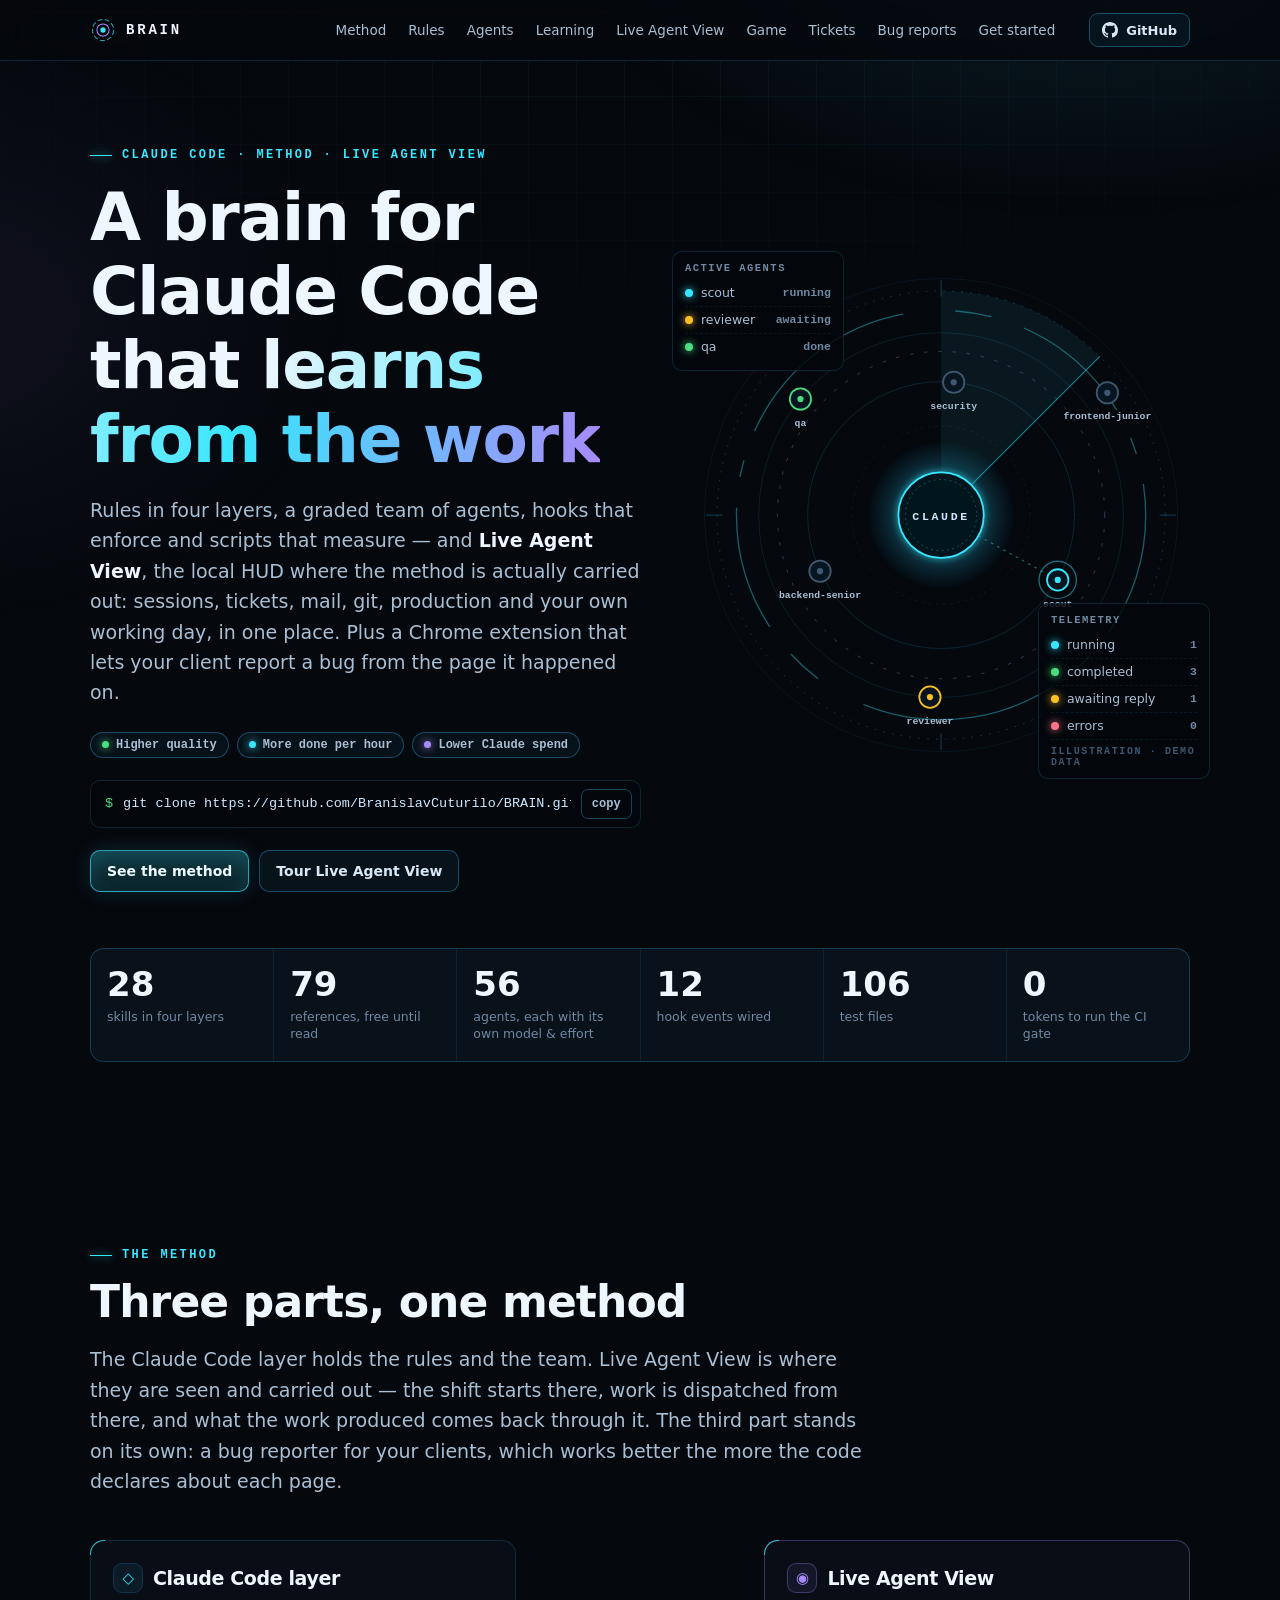
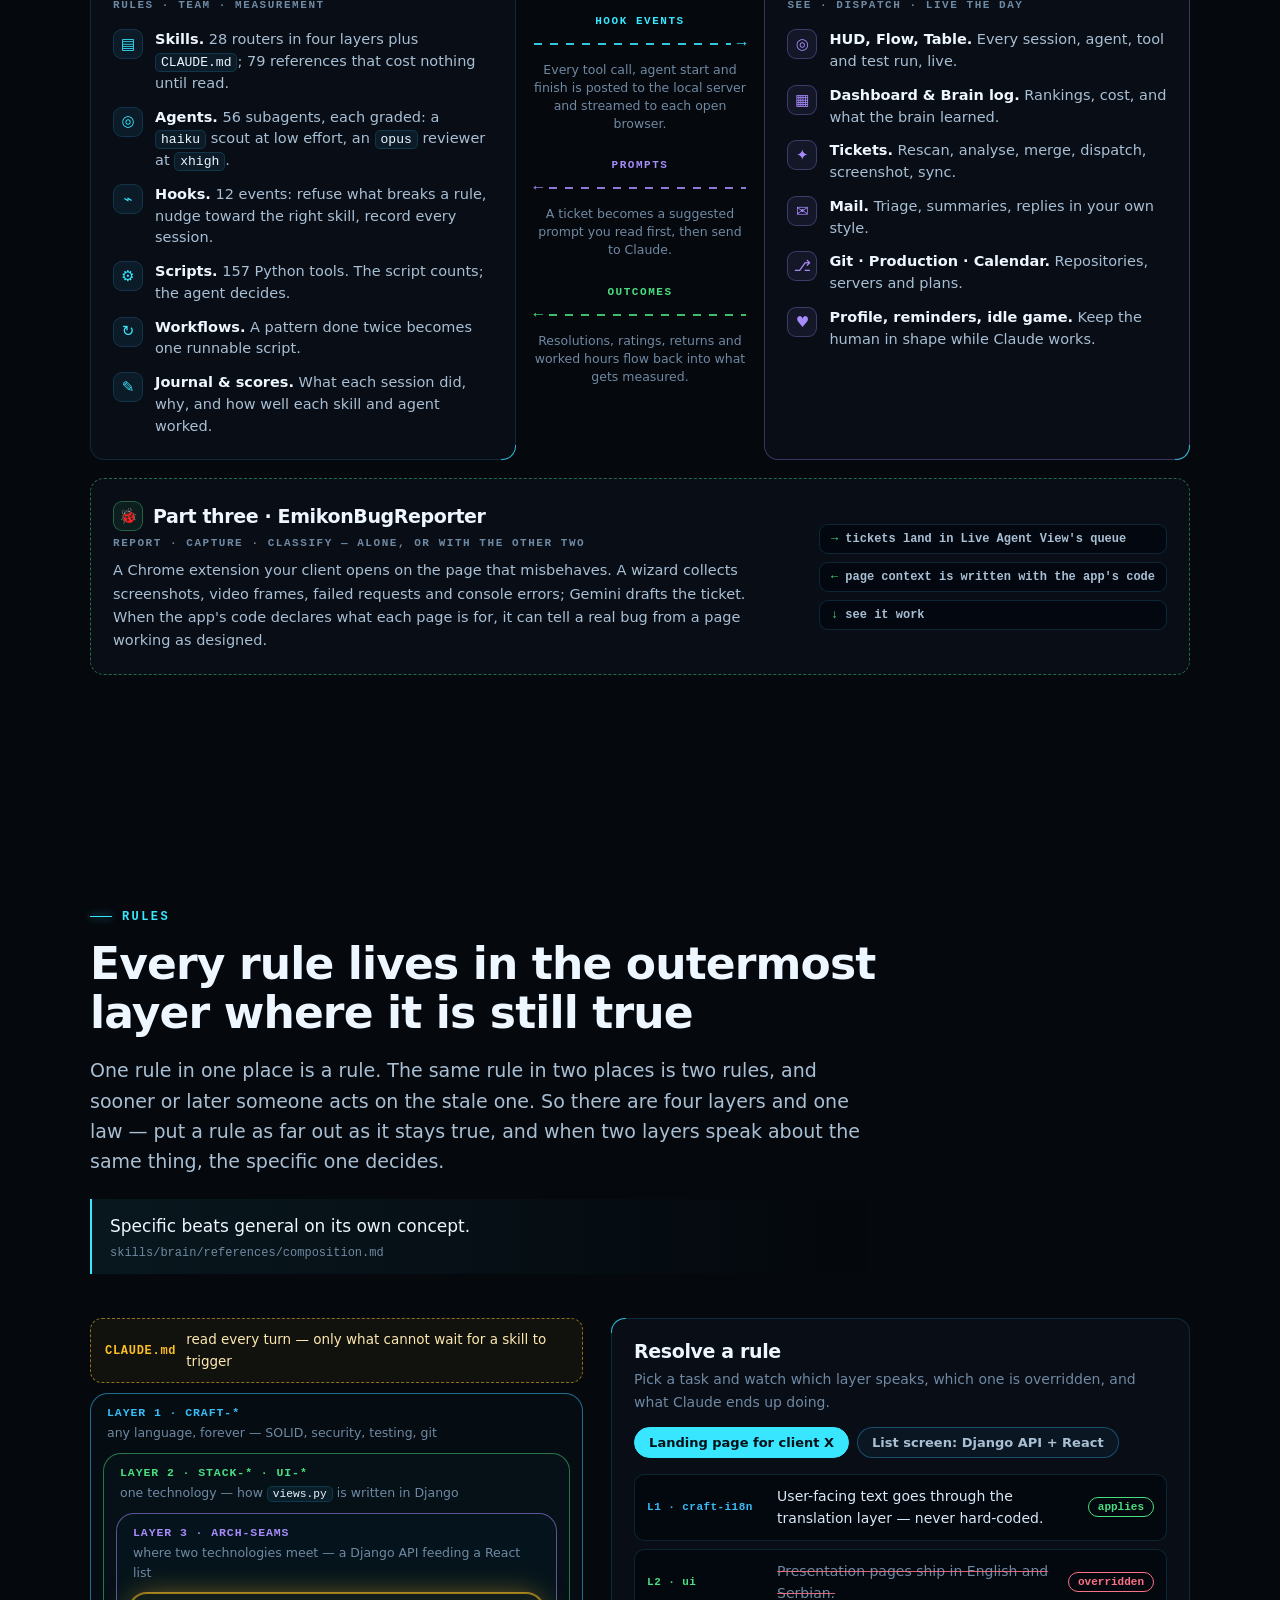
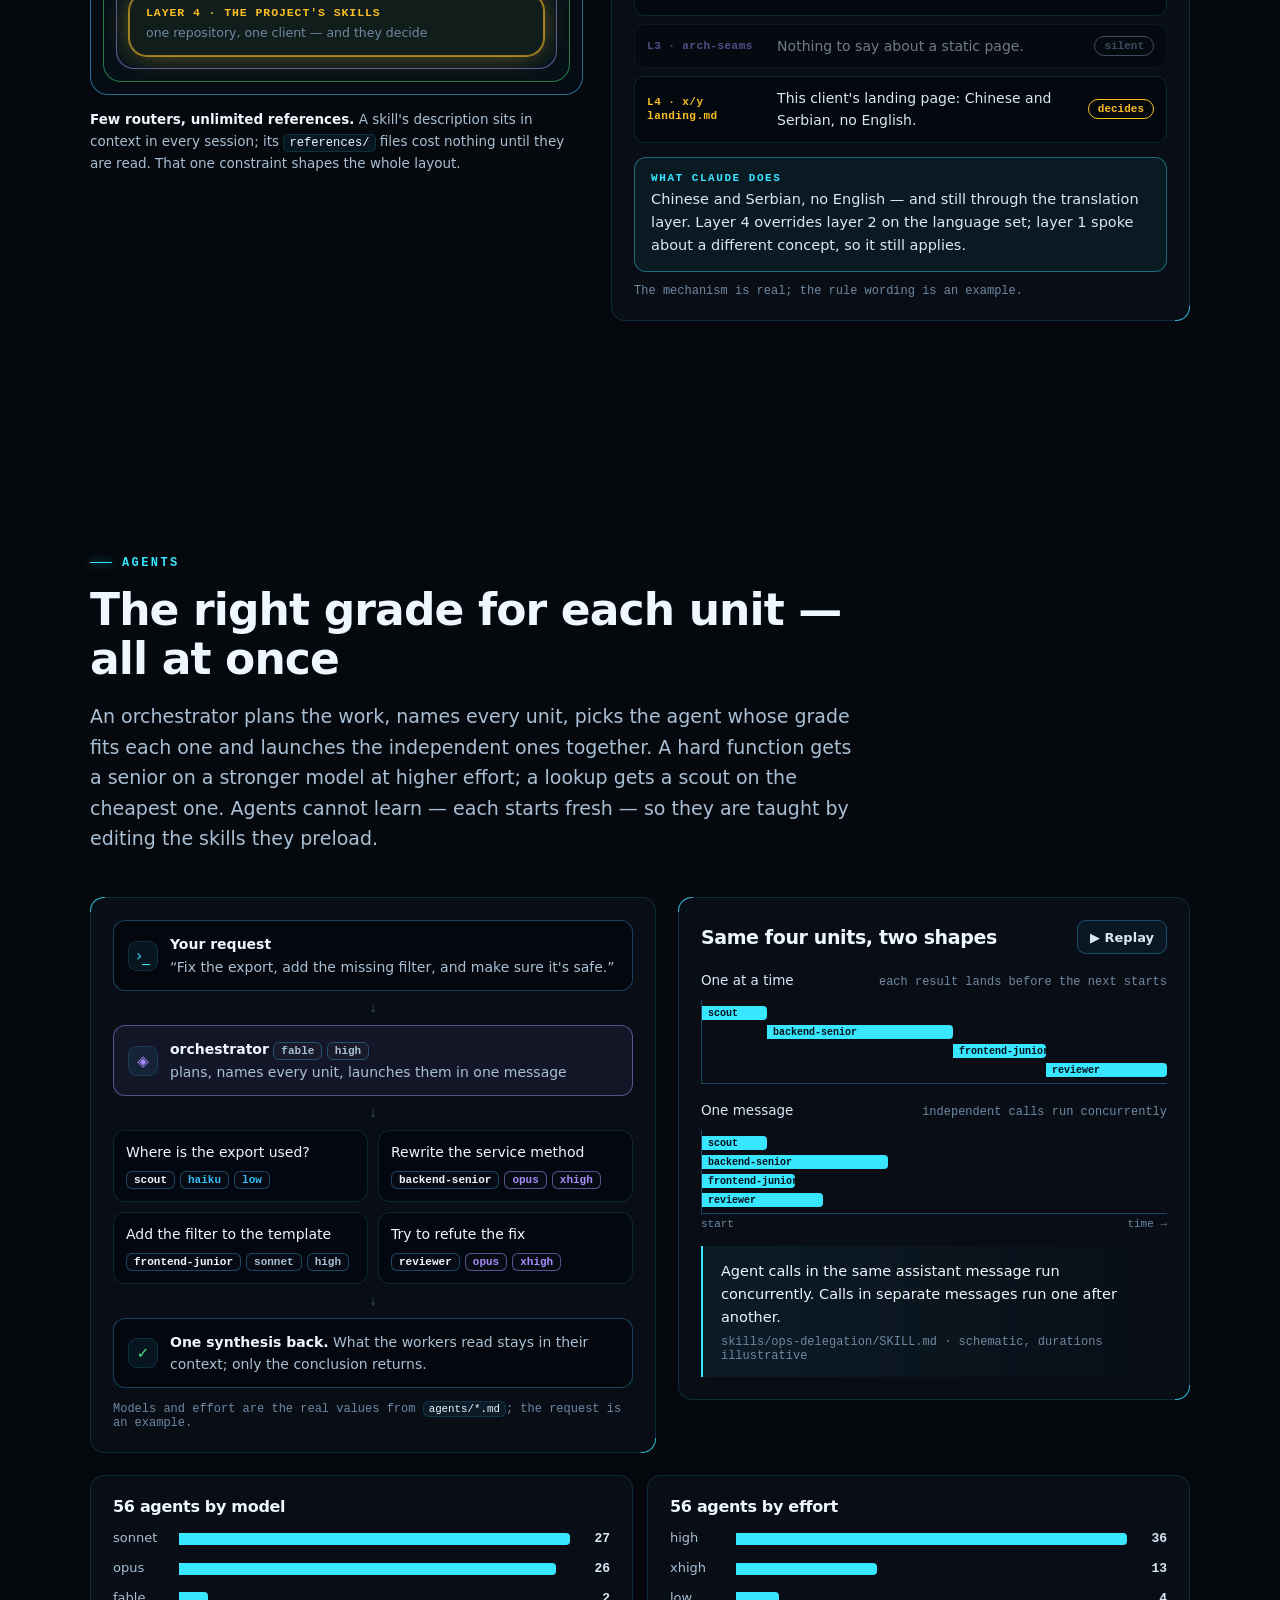
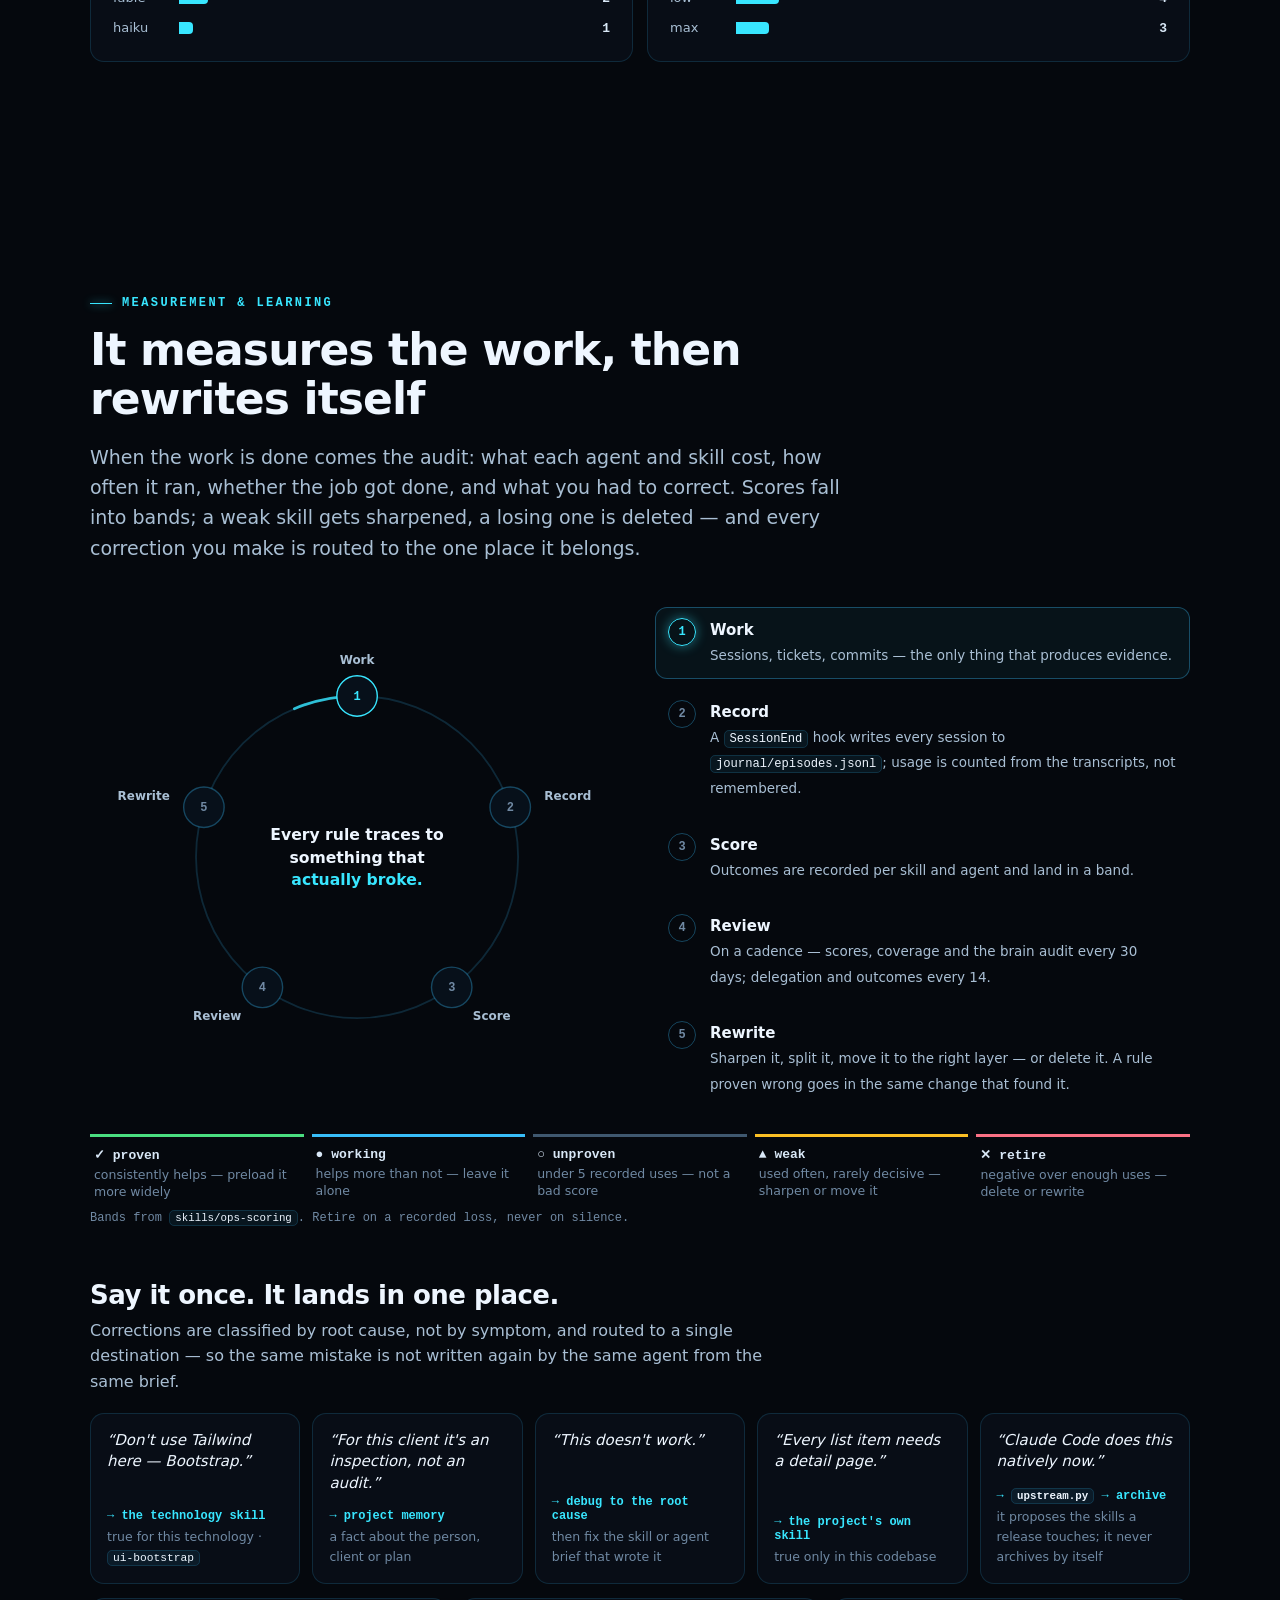
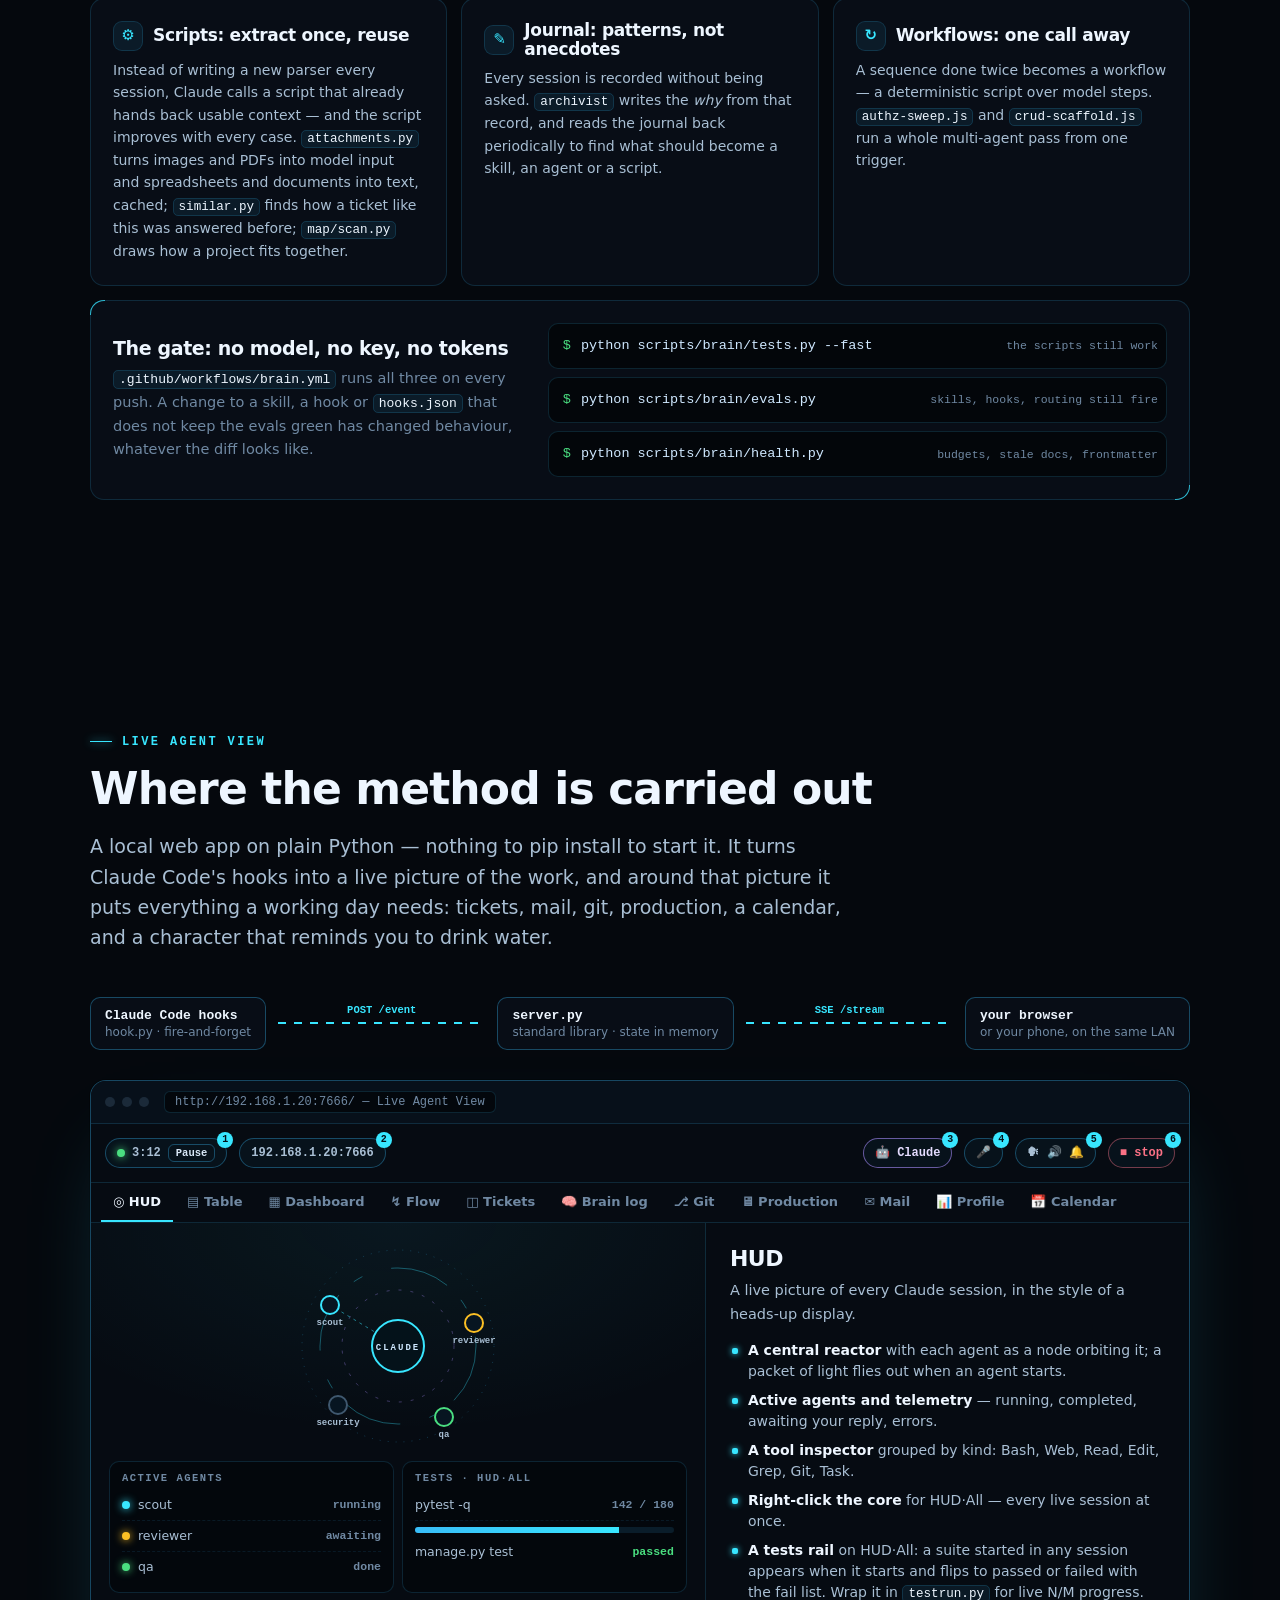
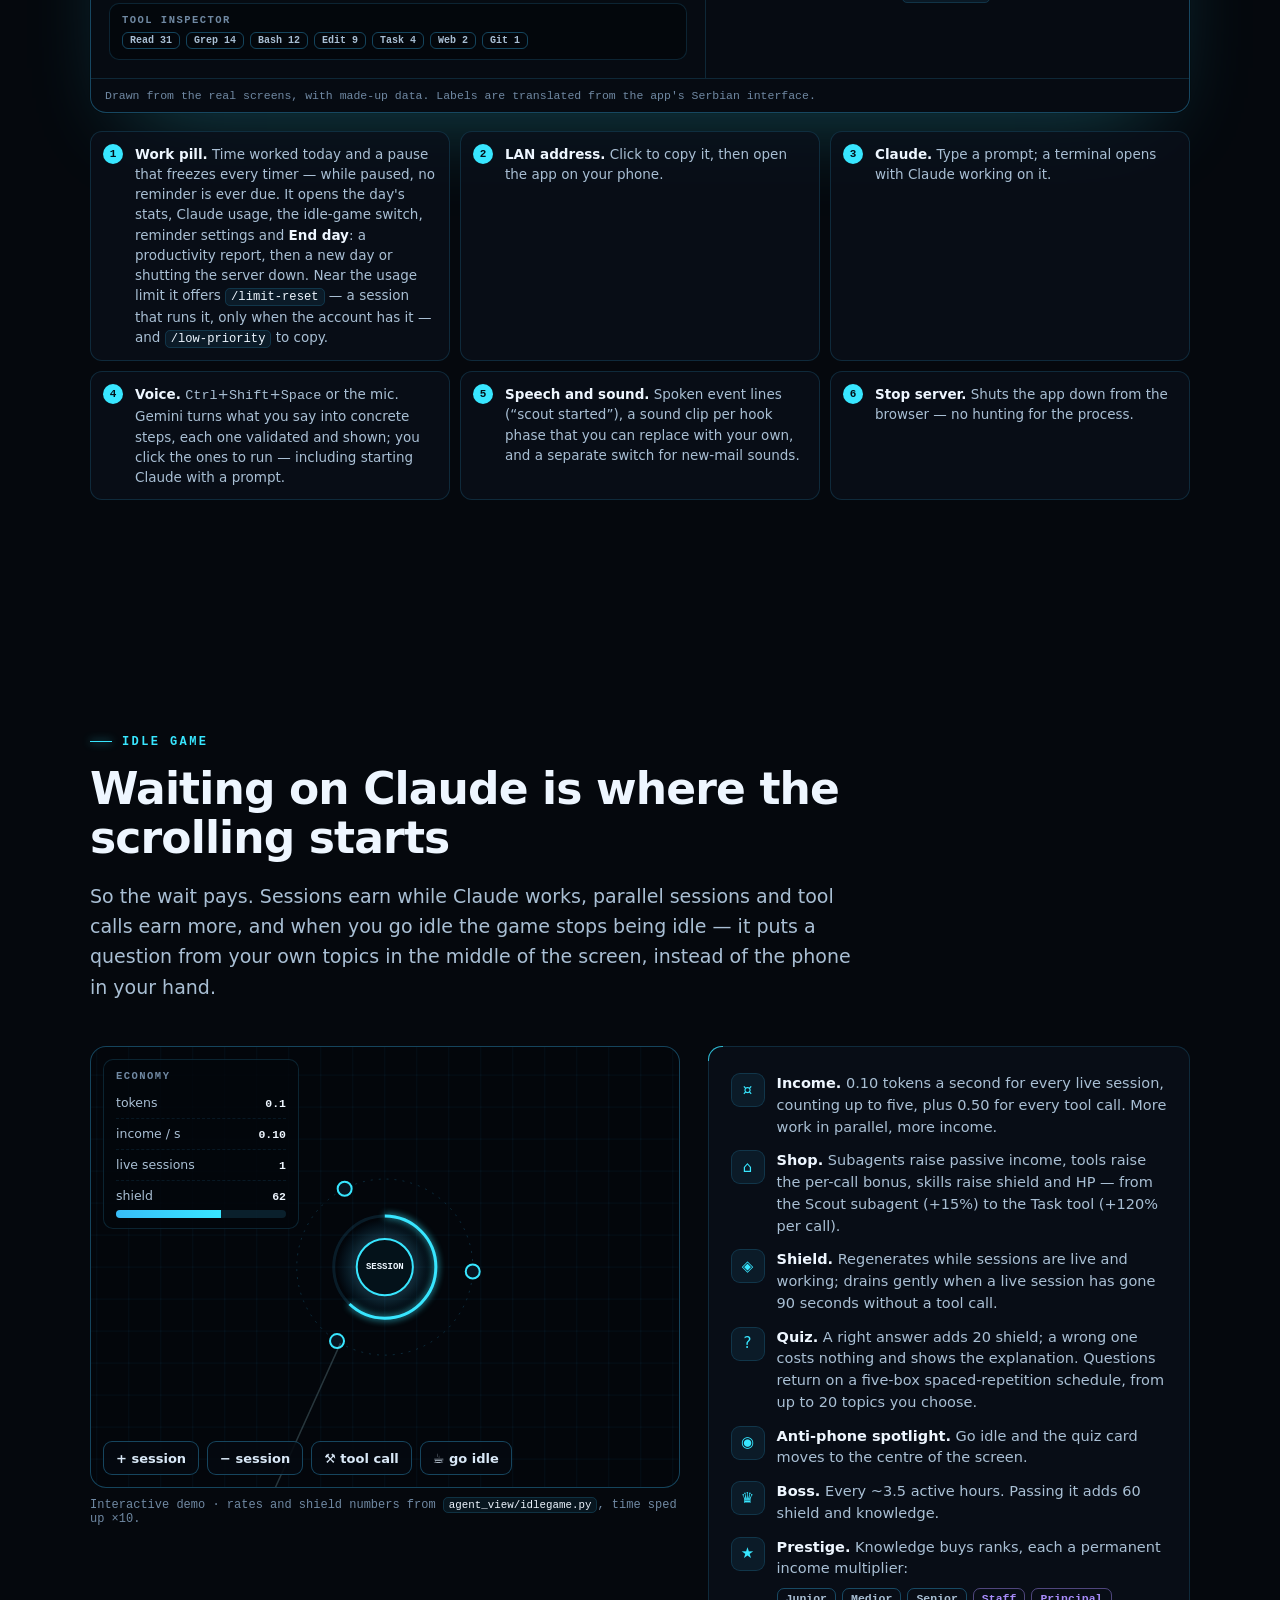
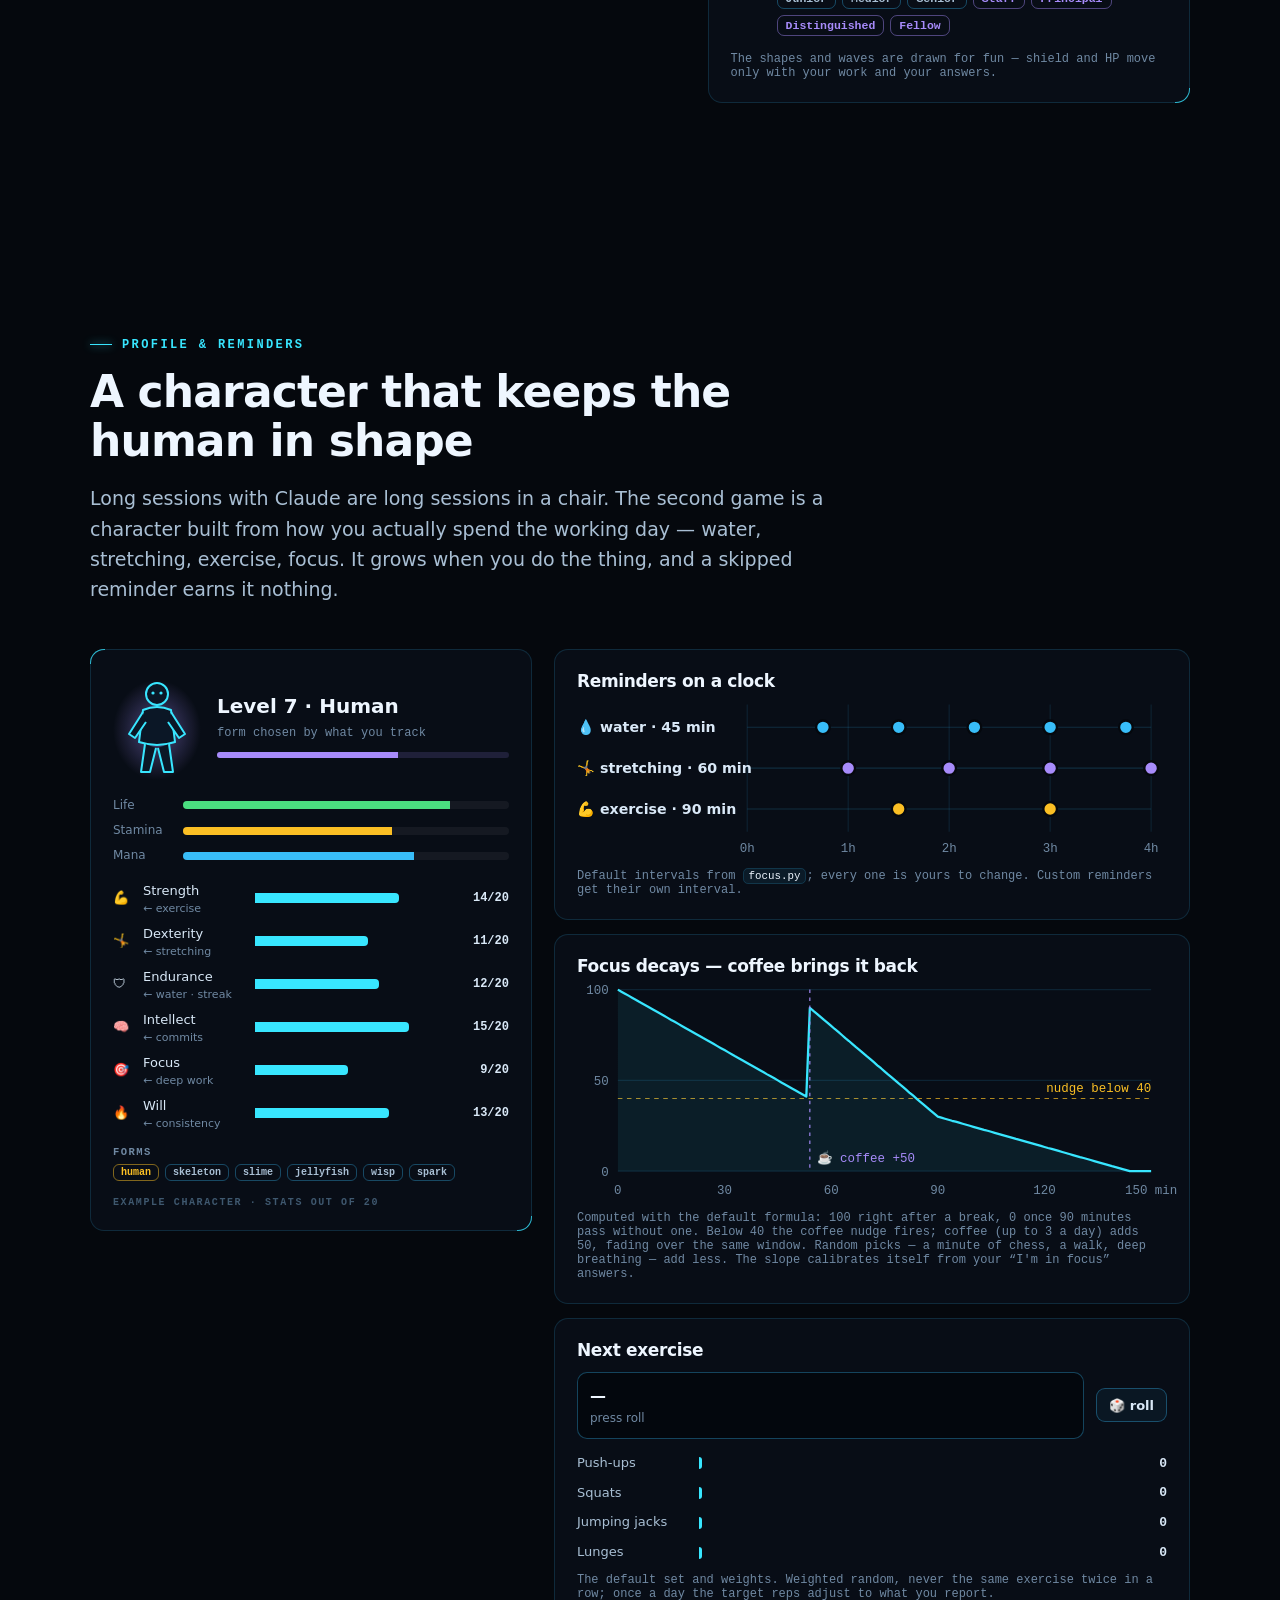
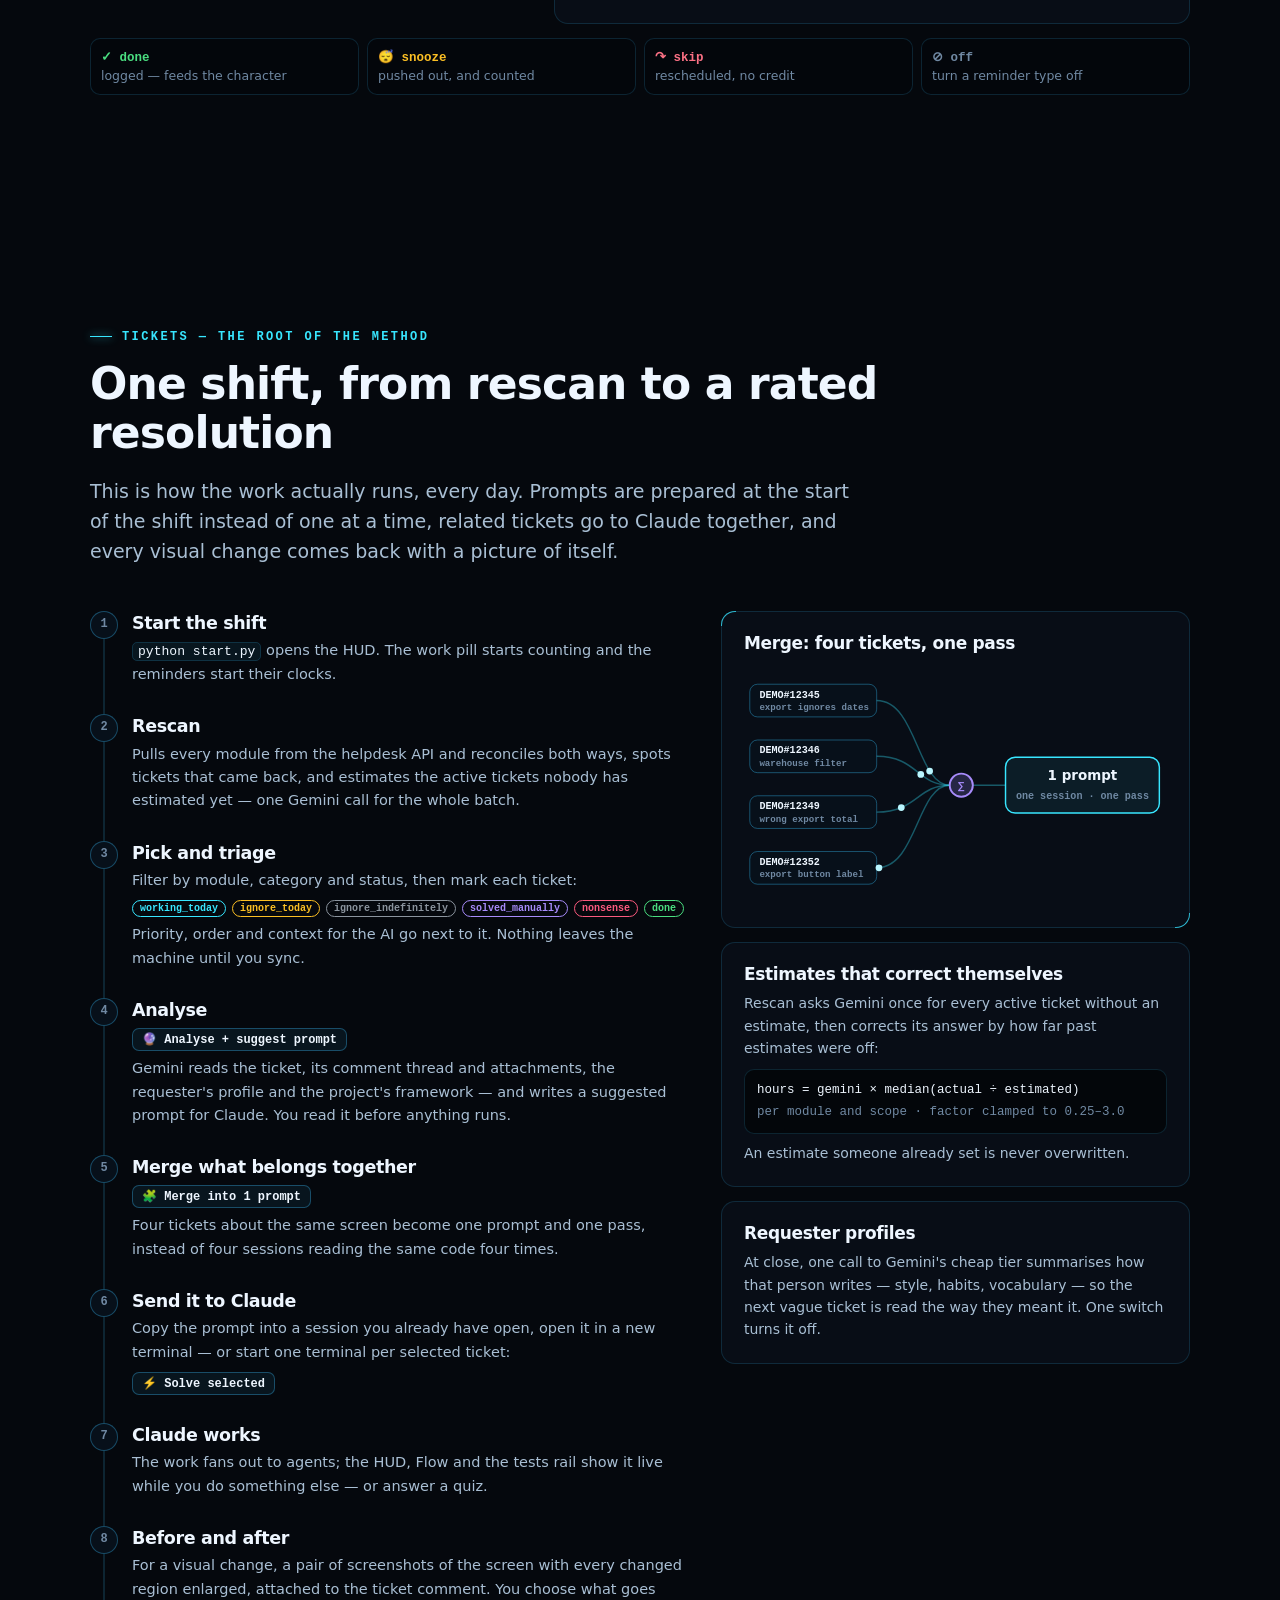
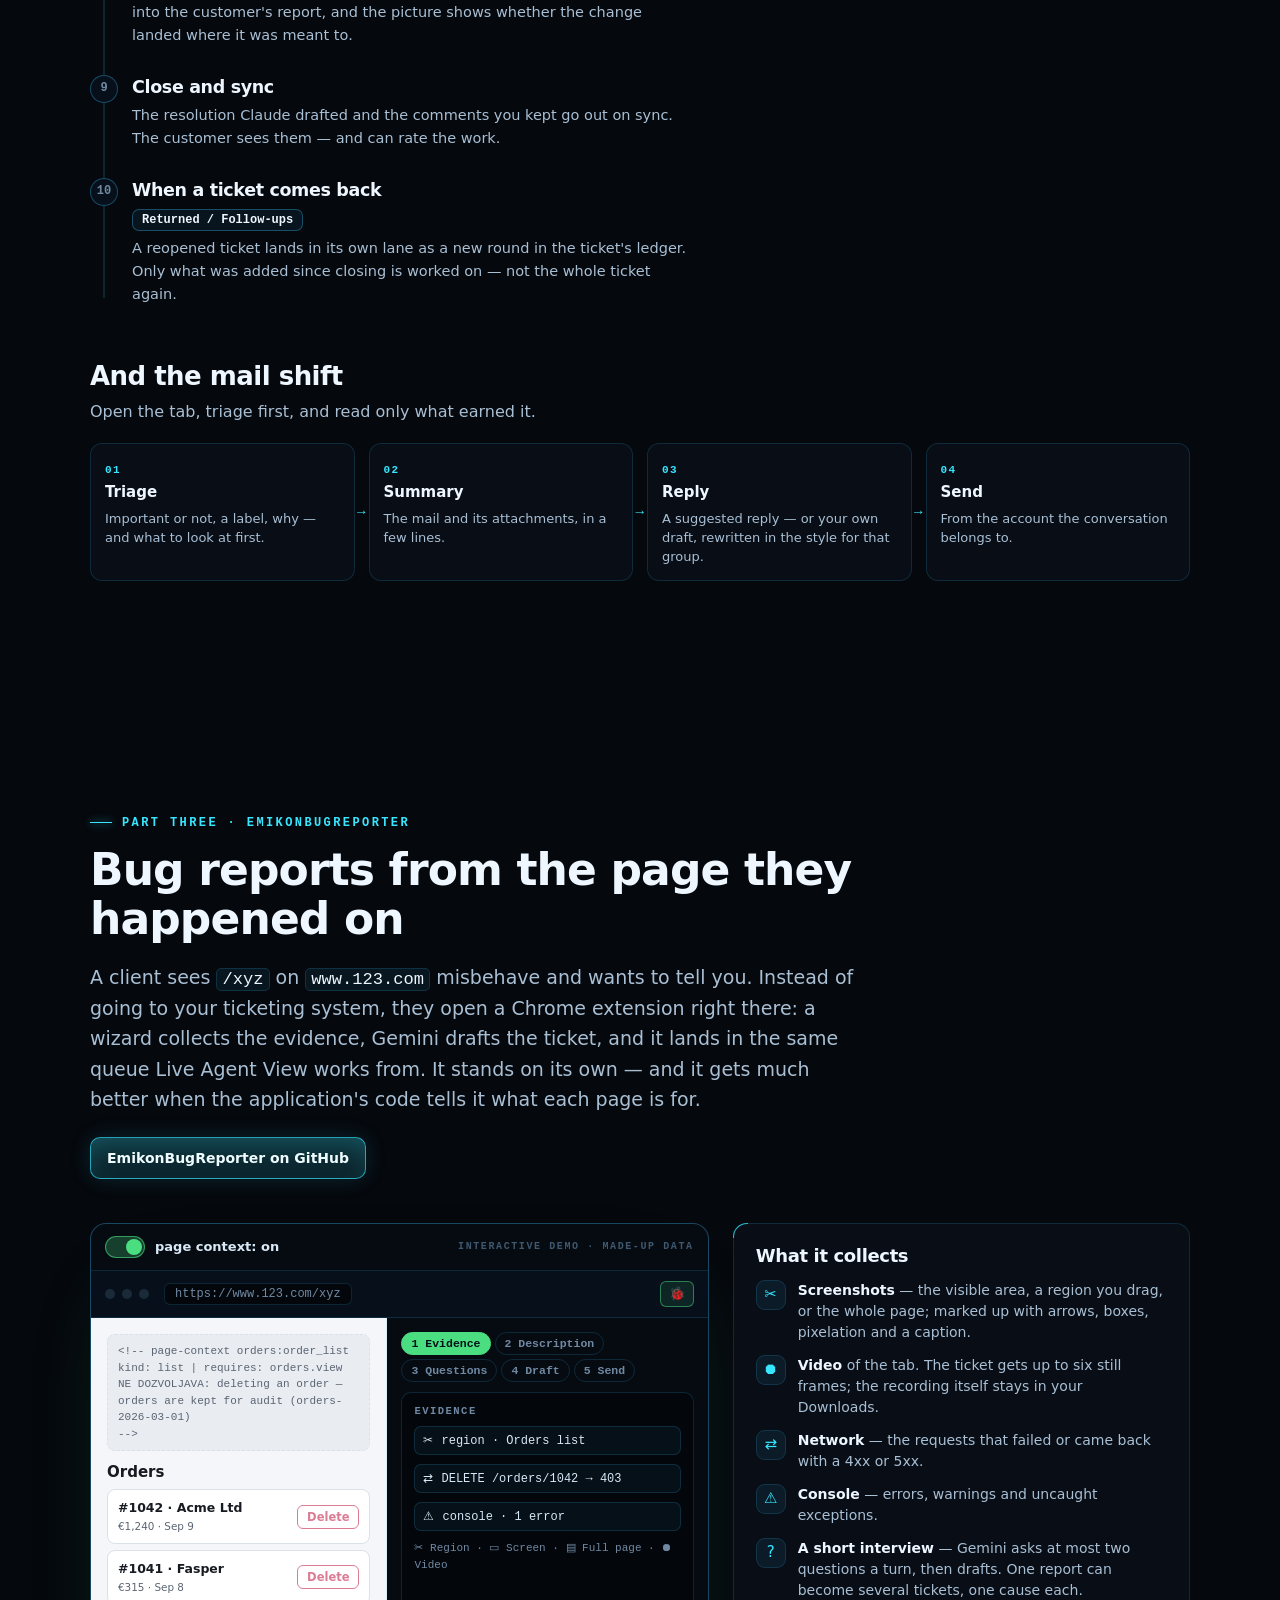
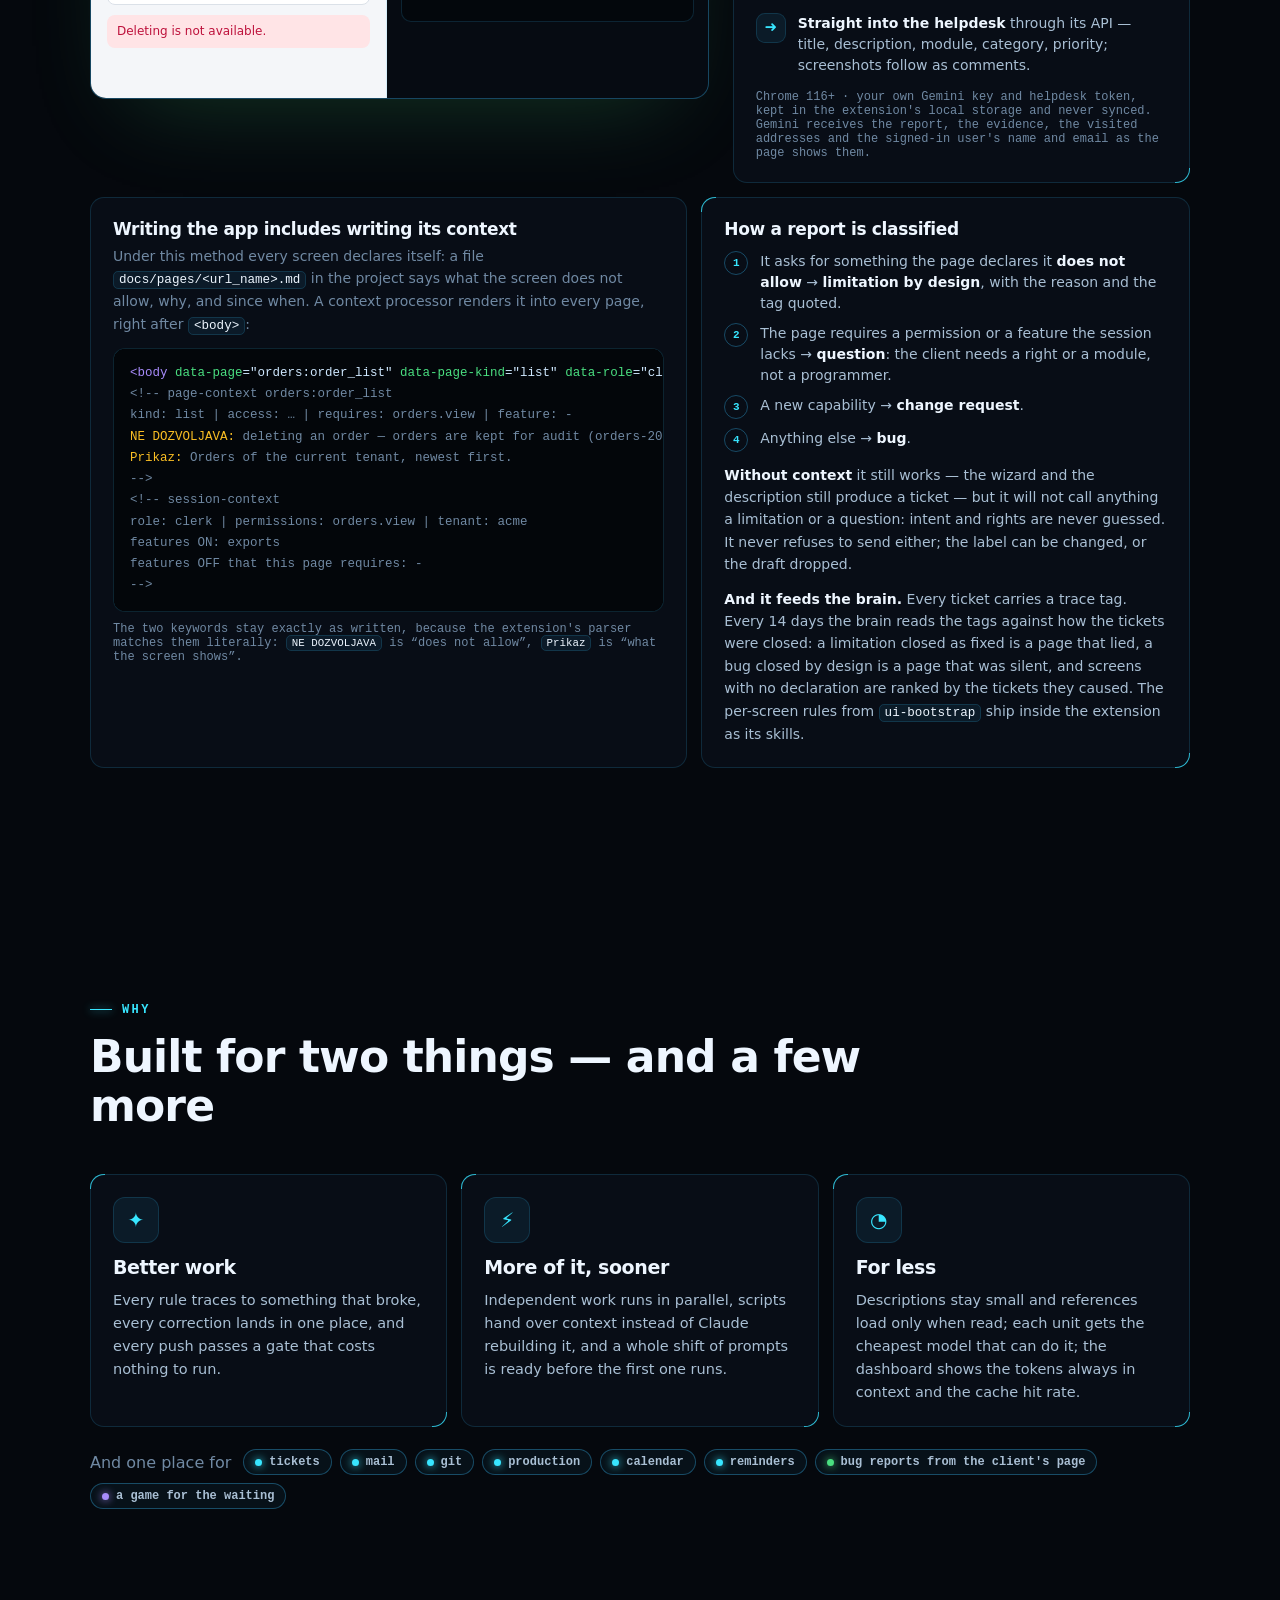
<file: docs/index.html>
<!doctype html>
<html lang="en">
<head>
<meta charset="utf-8">
<meta name="viewport" content="width=device-width, initial-scale=1">
<title>brain — a learning rule system for Claude Code</title>
<meta name="description" content="Skills in four layers, a graded team of agents, hooks that enforce and scripts that measure — plus Live Agent View, the local HUD where the method is carried out.">
<meta name="theme-color" content="#05080d">
<link rel="canonical" href="https://branislavcuturilo.github.io/BRAIN/">
<meta property="og:type" content="website">
<meta property="og:url" content="https://branislavcuturilo.github.io/BRAIN/">
<meta property="og:title" content="brain — a learning rule system for Claude Code">
<meta property="og:description" content="Skills in four layers, a graded team of agents, hooks and measurement — and Live Agent View, the HUD where the method is carried out.">
<meta name="twitter:card" content="summary">
<link rel="icon" href="data:image/svg+xml,%3Csvg xmlns='http://www.w3.org/2000/svg' viewBox='0 0 64 64'%3E%3Crect width='64' height='64' rx='14' fill='%2305080d'/%3E%3Ccircle cx='32' cy='32' r='22' fill='none' stroke='%2338e6ff' stroke-width='2' stroke-dasharray='10 5' opacity='.7'/%3E%3Ccircle cx='32' cy='32' r='13' fill='none' stroke='%23a78bfa' stroke-width='2'/%3E%3Ccircle cx='32' cy='32' r='6' fill='%2338e6ff'/%3E%3C/svg%3E">
<script type="application/ld+json">
{"@context":"https://schema.org","@type":"SoftwareSourceCode","name":"brain","description":"A portable engineering rule system for Claude Code: skills, a team of subagents, hooks, workflows and measurement tools, plus Live Agent View.","codeRepository":"https://github.com/BranislavCuturilo/BRAIN","programmingLanguage":["Python","JavaScript"],"license":"https://polyformproject.org/licenses/noncommercial/1.0.0/","author":{"@type":"Person","name":"Branislav Čuturilo"}}
</script>
<style>
:root{
  --bg:#05080d; --bg2:#08101a; --panel:rgba(9,16,26,.78); --panel-solid:#09111b;
  --line:rgba(56,189,248,.16); --line2:rgba(56,189,248,.34);
  --fg:#d9e8f7; --fg2:#a9bfd4; --mut:#7089a3; --dim:#3f586f; --hi:#eef6ff; --ink:#021018;
  --paper:#f4f6f9; --paper-2:#e9edf2; --paper-line:#dbe1e8; --paper-ink:#171b21; --paper-mut:#5a6472; --paper-bad:#be123c; --paper-bad-bg:#ffe4e6;
  --cy:#38e6ff; --sky:#38bdf8; --green:#4ade80; --amber:#fbbf24; --rose:#fb7185; --violet:#a78bfa;
  --mono:ui-monospace,"Cascadia Code","JetBrains Mono","SF Mono",Menlo,Consolas,monospace;
  --sans:"Segoe UI Variable Text","Segoe UI",system-ui,-apple-system,BlinkMacSystemFont,Roboto,"Helvetica Neue",Arial,sans-serif;
  --display:"Segoe UI Variable Display","Segoe UI",system-ui,-apple-system,BlinkMacSystemFont,Roboto,"Helvetica Neue",Arial,sans-serif;
  --r:14px; --gut:clamp(16px,4vw,40px); --max:1180px;
  color-scheme:dark;
}
*{box-sizing:border-box}
html{scroll-behavior:smooth;scroll-padding-top:72px}
body{margin:0;background:var(--bg);color:var(--fg);font:16px/1.6 var(--sans);-webkit-font-smoothing:antialiased;overflow-x:hidden}
body::before{content:"";position:fixed;inset:0;pointer-events:none;z-index:0;
  background-image:linear-gradient(rgba(56,189,248,.05) 1px,transparent 1px),linear-gradient(90deg,rgba(56,189,248,.05) 1px,transparent 1px);
  background-size:48px 48px;-webkit-mask-image:radial-gradient(ellipse 90% 60% at 50% 0%,#000 20%,transparent 75%);mask-image:radial-gradient(ellipse 90% 60% at 50% 0%,#000 20%,transparent 75%)}
body::after{content:"";position:fixed;inset:0;pointer-events:none;z-index:0;
  background:radial-gradient(900px 520px at 85% -10%,rgba(56,230,255,.10),transparent 60%),radial-gradient(700px 520px at -5% 35%,rgba(167,139,250,.07),transparent 60%)}
.wrap{max-width:var(--max);margin:0 auto;padding-inline:var(--gut);position:relative;z-index:1}
a{color:var(--cy);text-decoration:none}
a:hover{text-decoration:underline}
code,kbd,.mono{font-family:var(--mono)}
p code,li code,div code,span code{font-size:.9em;color:var(--hi);background:rgba(56,189,248,.08);border:1px solid var(--line);padding:1px 5px;border-radius:5px}
.cmd code{background:none;border:0;padding:0;font-size:inherit;color:inherit}
:focus-visible{outline:2px solid var(--cy);outline-offset:3px;border-radius:6px}
[hidden]{display:none!important}

/* nav */
.nav{position:sticky;top:0;z-index:50;-webkit-backdrop-filter:blur(12px);backdrop-filter:blur(12px);background:rgba(5,8,13,.74);border-bottom:1px solid var(--line)}
.nav .wrap{display:flex;align-items:center;gap:18px;height:60px}
.brand{display:flex;gap:10px;align-items:center;font:650 14px var(--mono);letter-spacing:.2em;text-transform:uppercase;color:var(--hi)}
.brand:hover{text-decoration:none}
.brand svg{width:26px;height:26px;flex:none}
.nav-links{display:flex;gap:2px;margin-left:auto}
.nav-links a{color:var(--fg2);font:500 13.5px var(--sans);padding:6px 10px;border-radius:8px;white-space:nowrap}
.nav-links a:hover{color:#fff;background:rgba(56,189,248,.08);text-decoration:none}
.nav .gh{margin-left:6px}
@media(max-width:980px){.nav-links{display:none}.nav .gh{margin-left:auto}}

/* type */
section{padding-block:clamp(64px,9vw,112px);position:relative}
.eyebrow{font:650 12px/1 var(--mono);letter-spacing:.2em;text-transform:uppercase;color:var(--cy);display:inline-flex;gap:10px;align-items:center}
.eyebrow::before{content:"";width:22px;height:1px;background:currentColor;box-shadow:0 0 8px currentColor}
h1,h2,h3{font-family:var(--display);line-height:1.12;margin:0;letter-spacing:-.02em;color:var(--hi)}
h1{font-size:clamp(38px,6vw,66px);font-weight:650}
h2{font-size:clamp(28px,4vw,44px);font-weight:620;margin-top:14px}
h3{font-size:19px;font-weight:620}
.lead{font-size:clamp(16.5px,1.6vw,19px);color:var(--fg2);max-width:64ch;margin:18px 0 0}
.lead b{color:var(--hi)}
.sec-head{max-width:800px;margin-bottom:44px}
.grad{background:linear-gradient(92deg,var(--hi) 0%,var(--cy) 50%,var(--violet) 100%);-webkit-background-clip:text;background-clip:text;color:transparent}
.muted{color:var(--mut)}
.src{font:12px var(--mono);color:var(--mut)}
.demo-tag{font:650 10px var(--mono);letter-spacing:.16em;color:var(--dim);text-transform:uppercase}
blockquote.rule-quote{margin:22px 0 0;padding:14px 18px;border-left:2px solid var(--cy);background:linear-gradient(90deg,rgba(56,230,255,.07),transparent);border-radius:0 12px 12px 0;color:var(--hi);font-size:17px}
blockquote.rule-quote cite{display:block;margin-top:6px;font:normal 12px var(--mono);color:var(--mut)}

/* primitives */
.panel{position:relative;background:var(--panel);border:1px solid var(--line);border-radius:var(--r);padding:22px}
.hud::before,.hud::after{content:"";position:absolute;width:14px;height:14px;border:1.5px solid var(--cy);opacity:.75;pointer-events:none}
.hud::before{top:-1px;left:-1px;border-right:0;border-bottom:0;border-top-left-radius:var(--r)}
.hud::after{bottom:-1px;right:-1px;border-left:0;border-top:0;border-bottom-right-radius:var(--r)}
.btn{display:inline-flex;align-items:center;gap:8px;height:42px;padding:0 16px;border-radius:10px;border:1px solid var(--line2);background:rgba(56,189,248,.06);color:var(--fg);font:600 14px var(--sans);cursor:pointer;white-space:nowrap}
.btn:hover{border-color:var(--cy);color:#fff;text-decoration:none}
.btn.primary{background:linear-gradient(180deg,rgba(56,230,255,.24),rgba(56,230,255,.08));border-color:rgba(56,230,255,.65);box-shadow:inset 0 0 24px rgba(56,230,255,.14),0 0 22px rgba(56,230,255,.14);color:#effcff}
.btn.sm{height:34px;font-size:13px;padding:0 12px;border-radius:9px}
.btn:disabled{opacity:.45;cursor:not-allowed}
.chip{display:inline-flex;align-items:center;gap:7px;font:600 12px var(--mono);padding:5px 11px;border-radius:999px;border:1px solid var(--line2);color:var(--fg2);background:rgba(56,189,248,.05);white-space:nowrap}
.chip i{width:7px;height:7px;border-radius:50%;background:var(--c,var(--cy));box-shadow:0 0 8px var(--c,var(--cy))}
.cmd{display:flex;align-items:center;gap:10px;background:#03060a;border:1px solid var(--line);border-radius:10px;padding:8px 8px 8px 14px;font:13.5px/1.5 var(--mono);color:#cfe8ff;min-width:0}
.cmd .p{color:var(--green);user-select:none;flex:none}
.cmd code{white-space:pre;flex:1;overflow-x:auto;scrollbar-width:thin;padding-block:4px}
.copy{flex:none;height:30px;padding:0 10px;border-radius:7px;border:1px solid var(--line2);background:transparent;color:var(--fg2);font:600 12px var(--mono);cursor:pointer}
.copy:hover{color:#fff;border-color:var(--cy)}
.ico{width:30px;height:30px;border-radius:9px;display:grid;place-items:center;background:rgba(56,189,248,.08);border:1px solid var(--line);color:var(--cy);font-size:15px;flex:none}
.m-panel{border:1px solid var(--line);border-radius:10px;background:rgba(3,7,12,.8);padding:10px 12px}
.m-h{font:650 10.5px var(--mono);letter-spacing:.14em;text-transform:uppercase;color:var(--mut);margin-bottom:6px}
.m-row{display:flex;align-items:center;gap:8px;font-size:12.5px;color:var(--fg2);padding:5px 0;border-bottom:1px dashed rgba(56,189,248,.1)}
.m-row:last-child{border-bottom:0}
.m-row .r{margin-left:auto;font:600 11.5px var(--mono);color:var(--mut)}
.dot{width:8px;height:8px;border-radius:50%;background:var(--c,var(--cy));box-shadow:0 0 8px var(--c,var(--cy));flex:none}
.pulse{animation:pulse 1.6s ease-in-out infinite}
@keyframes pulse{50%{opacity:.3}}
@keyframes spin{to{transform:rotate(360deg)}}
@keyframes dash{to{background-position:32px 0}}
@keyframes dashv{to{background-position:0 24px}}
#tip{position:fixed;z-index:100;pointer-events:none;background:#0b1522;border:1px solid var(--line2);color:var(--fg);font:12px/1.45 var(--mono);padding:6px 9px;border-radius:8px;box-shadow:0 8px 24px rgba(0,0,0,.45);opacity:0;transition:opacity .12s;max-width:260px}
.js .reveal{opacity:0;transform:translateY(18px);transition:opacity .7s ease,transform .7s ease}
.js .reveal.in{opacity:1;transform:none}

/* hero */
.hero{padding-block:clamp(36px,6vw,80px) clamp(40px,6vw,64px)}
.hero-grid{display:grid;grid-template-columns:minmax(0,1.05fr) minmax(0,.95fr);gap:clamp(24px,4vw,56px);align-items:center}
.goals{display:flex;flex-wrap:wrap;gap:8px;margin-top:24px}
.hero .cmd{margin-top:22px;max-width:640px}
.hero-cta{display:flex;flex-wrap:wrap;gap:10px;margin-top:22px}
.reactor{position:relative;width:100%;max-width:560px;margin-inline:auto;aspect-ratio:1}
.reactor svg{width:100%;height:100%;display:block;overflow:visible}
.spin-a{transform-origin:280px 280px;animation:spin 48s linear infinite}
.spin-b{transform-origin:280px 280px;animation:spin 70s linear infinite reverse}
.spin-c{transform-origin:280px 280px;animation:spin 7s linear infinite}
.tele{position:absolute;width:172px;font-size:12px}
.tele .m-row{padding:3px 0}
.tele.tl{left:-4%;top:-3%}
.tele.br{right:-4%;bottom:-3%}
.tele .demo-tag{margin-top:6px;display:block}
@media(max-width:960px){.hero-grid{grid-template-columns:minmax(0,1fr)}.reactor{max-width:480px}}
@media(max-width:560px){.tele{display:none}}
.stats{display:grid;grid-template-columns:repeat(6,minmax(0,1fr));gap:1px;background:var(--line);border:1px solid var(--line);border-radius:var(--r);overflow:hidden;margin-top:clamp(36px,5vw,56px)}
.stat{background:var(--panel-solid);padding:18px 16px}
.stat b{display:block;font:650 clamp(26px,3vw,34px)/1 var(--display);color:var(--hi);font-variant-numeric:tabular-nums}
.stat span{display:block;margin-top:8px;font-size:12.5px;color:var(--mut);line-height:1.35}
@media(max-width:900px){.stats{grid-template-columns:repeat(3,minmax(0,1fr))}}
@media(max-width:460px){.stats{grid-template-columns:repeat(2,minmax(0,1fr))}}

/* method */
.duo{display:grid;grid-template-columns:minmax(0,1fr) minmax(180px,.5fr) minmax(0,1fr);gap:18px;align-items:stretch}
.side h3{display:flex;align-items:center;gap:10px}
.side .sub{font:600 11px var(--mono);letter-spacing:.14em;text-transform:uppercase;color:var(--mut);margin-top:6px}
.items{list-style:none;margin:18px 0 0;padding:0;display:grid;gap:12px}
.items li{display:grid;grid-template-columns:30px 1fr;gap:12px;align-items:start;font-size:14.5px;color:var(--fg2);line-height:1.5}
.items li b{color:var(--hi);font-weight:620}
.side.lav{border-color:rgba(167,139,250,.32)}
.side.lav .ico{color:var(--violet);border-color:rgba(167,139,250,.3);background:rgba(167,139,250,.08)}
.rails{display:flex;flex-direction:column;justify-content:center;gap:26px}
.rail{text-align:center}
.rail .rail-lbl{font:650 11px var(--mono);letter-spacing:.14em;text-transform:uppercase;color:var(--c,var(--cy))}
.rail .line{display:flex;align-items:center;gap:6px;margin:8px 0;color:var(--c,var(--cy));font:700 16px var(--mono)}
.rail .line i{flex:1;height:2px;background:repeating-linear-gradient(90deg,var(--c,var(--cy)) 0 8px,transparent 8px 16px);background-size:32px 2px;animation:dash 1.1s linear infinite;opacity:.85}
.rail.left .line i{animation-direction:reverse}
.rail .line .m{display:none}
.rail p{font-size:12.5px;color:var(--mut);margin:0;line-height:1.45}
@media(max-width:900px){
  .duo{grid-template-columns:minmax(0,1fr)}
  .rails{gap:14px}
  .rail .line i{display:none}
  .rail .line{justify-content:center}
  .rail .line .d{display:none}
  .rail .line .m{display:inline}
}

/* layers */
.layers-grid{display:grid;grid-template-columns:minmax(0,.92fr) minmax(0,1.08fr);gap:28px;align-items:start}
.claude-md{display:flex;gap:10px;align-items:center;padding:10px 14px;border:1px dashed rgba(251,191,36,.55);border-radius:12px;color:#fde8b0;background:rgba(251,191,36,.05);font-size:13.5px;margin-bottom:10px}
.claude-md b{font:650 12px var(--mono);color:var(--amber);letter-spacing:.06em}
.nest{border:1px solid var(--c);border-radius:18px;padding:12px;background:rgba(56,189,248,.025);transition:box-shadow .3s}
.nest .tag{display:flex;flex-wrap:wrap;justify-content:space-between;align-items:baseline;gap:4px 10px;font-size:13px;color:var(--fg2);margin:0 4px 10px}
.nest .tag b{font:650 11.5px var(--mono);color:var(--c);letter-spacing:.08em;text-transform:uppercase}
.nest .tag span{font-size:12.5px;color:var(--mut)}
.nest.l1{--c:rgba(56,189,248,.55)}.nest.l2{--c:rgba(74,222,128,.5)}.nest.l3{--c:rgba(167,139,250,.55)}.nest.l4{--c:rgba(251,191,36,.6)}
.nest.l1 .tag b{color:var(--sky)}.nest.l2 .tag b{color:var(--green)}.nest.l3 .tag b{color:var(--violet)}.nest.l4 .tag b{color:var(--amber)}
.nest.l4{background:rgba(251,191,36,.05)}
.nest.l4 .tag{margin-bottom:0}
.nest.on{box-shadow:0 0 0 1px var(--c),0 0 30px -6px var(--c)}
.routers{margin-top:14px;font-size:13.5px;color:var(--fg2)}
.routers b{color:var(--hi)}
.seg{display:flex;flex-wrap:wrap;gap:8px}
.seg button{appearance:none;font:600 13px var(--sans);color:var(--fg2);background:rgba(56,189,248,.05);border:1px solid var(--line2);border-radius:999px;padding:7px 14px;cursor:pointer}
.seg button[aria-pressed=true]{color:var(--ink);background:var(--cy);border-color:var(--cy)}
.rule-rows{display:grid;gap:8px;margin-top:16px}
.rule{display:grid;grid-template-columns:118px minmax(0,1fr) auto;gap:12px;align-items:center;padding:10px 12px;border-radius:10px;border:1px solid var(--line);background:rgba(3,6,10,.62);font-size:14px;transition:opacity .3s}
.rule .lv{font:650 11px/1.3 var(--mono);letter-spacing:.04em}
.rule .txt{color:var(--fg)}
.rule.na{opacity:.5}
.rule.lose .txt{text-decoration:line-through;text-decoration-color:rgba(251,113,133,.85);color:var(--mut)}
.st{font:650 11px var(--mono);padding:3px 9px;border-radius:999px;border:1px solid currentColor;white-space:nowrap}
.st.apply{color:var(--green)}.st.win{color:var(--amber)}.st.lose{color:var(--rose)}.st.na{color:var(--mut)}
.result{margin-top:14px;padding:14px 16px;border-radius:12px;border:1px solid rgba(56,230,255,.4);background:rgba(56,230,255,.06);font-size:14.5px}
.result .k{display:block;font:650 11px var(--mono);letter-spacing:.14em;color:var(--cy);text-transform:uppercase;margin-bottom:4px}
@media(max-width:900px){.layers-grid{grid-template-columns:minmax(0,1fr)}}
@media(max-width:540px){.rule{grid-template-columns:minmax(0,1fr) auto}.rule .txt{grid-column:1/-1;grid-row:2}}

/* delegation */
.deleg{display:grid;grid-template-columns:minmax(0,1.05fr) minmax(0,.95fr);gap:22px;align-items:start}
.pf{display:grid;gap:10px}
.pf-node{display:flex;gap:12px;align-items:center;padding:12px 14px;border-radius:12px;border:1px solid var(--line2);background:rgba(3,7,12,.7);font-size:14px;color:var(--fg2)}
.pf-node b{color:var(--hi)}
.pf-node.orch{border-color:rgba(167,139,250,.5);background:rgba(167,139,250,.07)}
.pf-arrow{text-align:center;color:var(--dim);font:700 14px/1 var(--mono)}
.units{display:grid;grid-template-columns:repeat(2,minmax(0,1fr));gap:10px}
.unit{padding:12px;border-radius:12px;border:1px solid var(--line);background:rgba(3,6,10,.6)}
.unit .t{font-size:14px;color:var(--hi);line-height:1.35}
.unit .a{margin-top:9px;display:flex;flex-wrap:wrap;gap:5px}
.tag-s{font:600 11px var(--mono);padding:2px 7px;border-radius:6px;border:1px solid var(--line2);color:var(--fg2);background:rgba(255,255,255,.02)}
.tag-s.name{color:var(--hi)}
.tag-s.hi{color:var(--violet);border-color:rgba(167,139,250,.55)}
.tag-s.lo{color:var(--sky)}
@media(max-width:520px){.units{grid-template-columns:minmax(0,1fr)}}
.race .lane-h{display:flex;justify-content:space-between;align-items:baseline;flex-wrap:wrap;gap:4px 10px;margin:16px 0 8px;font-size:13.5px;color:var(--fg)}
.race .lane-h small{font:12px var(--mono);color:var(--mut)}
.track{position:relative;height:84px;border-left:1px solid var(--line2);border-bottom:1px solid var(--line2)}
.bar{position:absolute;height:14px;border-radius:0 4px 4px 0;background:var(--cy);transform-origin:left center;transform:scaleX(0)}
.bar span{position:absolute;left:6px;top:50%;transform:translateY(-50%);font:650 10px var(--mono);color:var(--ink);white-space:nowrap}
.race.play .bar{animation:grow var(--dur) linear var(--del) forwards}
@keyframes grow{to{transform:scaleX(1)}}
.axis-t{display:flex;justify-content:space-between;font:11px var(--mono);color:var(--mut);margin-top:4px}
.charts2{display:grid;grid-template-columns:repeat(2,minmax(0,1fr));gap:14px;margin-top:22px}
.hbars{display:grid;gap:9px;margin-top:12px}
.hb{display:grid;grid-template-columns:56px minmax(0,1fr) 30px;gap:10px;align-items:center;font-size:13px;color:var(--fg2)}
.hb .tr{height:12px;position:relative}
.hb .fill{height:100%;background:var(--cy);border-radius:0 4px 4px 0;min-width:3px}
.hb .v{font:650 13px var(--mono);color:var(--fg);text-align:right}
.hb:hover .fill{filter:brightness(1.25)}
@media(max-width:900px){.deleg{grid-template-columns:minmax(0,1fr)}}
@media(max-width:560px){.charts2{grid-template-columns:minmax(0,1fr)}}

/* learning */
.loop-grid{display:grid;grid-template-columns:minmax(0,1fr) minmax(0,1fr);gap:30px;align-items:center}
.loop svg{width:100%;max-width:500px;display:block;margin-inline:auto}
.stations{list-style:none;margin:0;padding:0;display:grid;gap:10px}
.stations li{display:grid;grid-template-columns:30px 1fr;gap:12px;padding:10px 12px;border-radius:12px;border:1px solid transparent;transition:border-color .3s,background .3s}
.stations li .n{width:28px;height:28px;border-radius:50%;border:1.5px solid var(--line2);display:grid;place-items:center;font:700 12px var(--mono);color:var(--mut);transition:.3s}
.stations li b{display:block;color:var(--hi);font-size:15px}
.stations li span{font-size:13.5px;color:var(--fg2)}
.stations li.on{border-color:var(--line2);background:rgba(56,230,255,.05)}
.stations li.on .n{border-color:var(--cy);color:var(--cy);box-shadow:0 0 12px rgba(56,230,255,.45)}
.bands{display:grid;grid-template-columns:repeat(5,minmax(0,1fr));gap:8px;margin-top:26px}
.band{border-top:3px solid var(--c);padding:10px 4px 0;font-size:12.5px;color:var(--mut);line-height:1.4}
.band b{display:flex;align-items:center;gap:6px;font:650 13px var(--mono);color:var(--fg);margin-bottom:3px}
@media(max-width:900px){.loop-grid{grid-template-columns:minmax(0,1fr)}}
@media(max-width:640px){.bands{grid-template-columns:repeat(2,minmax(0,1fr))}}
.routes{display:grid;grid-template-columns:repeat(auto-fit,minmax(200px,1fr));gap:12px;margin-top:18px}
.route{padding:16px;border-radius:14px;border:1px solid var(--line);background:var(--panel);display:flex;flex-direction:column}
.route .say{font-size:15px;color:var(--hi);font-style:italic;line-height:1.45}
.route .to{margin-top:auto;padding-top:14px;font:650 12px var(--mono);color:var(--cy)}
.route .rw{margin-top:4px;font-size:12.5px;color:var(--mut)}
.trio{display:grid;grid-template-columns:repeat(3,minmax(0,1fr));gap:14px;margin-top:14px}
.trio .panel p{font-size:14px;color:var(--fg2);margin:8px 0 0}
.trio h3{display:flex;gap:10px;align-items:center;font-size:17px}
@media(max-width:900px){.trio{grid-template-columns:minmax(0,1fr)}}
.gate{margin-top:14px;display:grid;grid-template-columns:minmax(0,.8fr) minmax(0,1.2fr);gap:22px;align-items:center}
.gate .cmds{display:grid;gap:8px}
.gate .cmd .note{font:11.5px var(--mono);color:var(--mut);white-space:nowrap}
@media(max-width:900px){.gate{grid-template-columns:minmax(0,1fr)}.gate .cmd .note{display:none}}
.subhead{margin-top:56px}
.subhead h3{font-size:clamp(20px,2.4vw,26px)}
.subhead p{color:var(--fg2);margin:8px 0 0;max-width:70ch}
/* live agent view */
.arch{display:flex;align-items:center;gap:12px;flex-wrap:wrap;margin:0 0 30px}
.arch .box{padding:10px 14px;border-radius:10px;border:1px solid var(--line2);background:var(--panel);font:650 13px var(--mono);color:var(--hi)}
.arch .box small{display:block;font:500 12px var(--sans);color:var(--mut);margin-top:2px}
.arch .wire{flex:1 1 90px;min-width:80px;height:2px;background:repeating-linear-gradient(90deg,var(--cy) 0 8px,transparent 8px 16px);background-size:32px 2px;animation:dash 1s linear infinite;position:relative}
.arch .wire span{position:absolute;bottom:8px;left:50%;transform:translateX(-50%);font:650 10.5px var(--mono);color:var(--cy);white-space:nowrap}
@media(max-width:760px){.arch{flex-direction:column;align-items:stretch;gap:0}.arch .wire{flex:none;width:2px;min-width:0;height:44px;margin-left:22px;background:repeating-linear-gradient(180deg,var(--cy) 0 6px,transparent 6px 12px);background-size:2px 24px;animation:dashv 1s linear infinite}.arch .wire span{left:16px;bottom:auto;top:50%;transform:translateY(-50%)}}
.window{border-radius:16px;border:1px solid var(--line2);background:#060b12;box-shadow:0 40px 90px -40px rgba(56,230,255,.3),0 0 0 1px rgba(0,0,0,.4);overflow:hidden}
.chrome{display:flex;align-items:center;gap:7px;padding:10px 14px;border-bottom:1px solid var(--line);background:#07101a}
.chrome i{width:10px;height:10px;border-radius:50%;background:#1b2a39;flex:none}
.chrome .url{margin-left:8px;font:12px var(--mono);color:var(--mut);background:#03070c;border:1px solid var(--line);border-radius:6px;padding:3px 10px;min-width:0;overflow:hidden;text-overflow:ellipsis;white-space:nowrap}
.topbar{display:flex;align-items:center;gap:12px;padding:14px;border-bottom:1px solid var(--line);overflow-x:auto;scrollbar-width:thin}
.tb{position:relative;display:inline-flex;align-items:center;gap:7px;height:30px;padding:0 11px;border-radius:999px;border:1px solid var(--line2);font:600 12px var(--mono);color:var(--fg2);white-space:nowrap;background:rgba(56,189,248,.04);flex:none}
.tb .n{position:absolute;top:-7px;right:-7px;width:16px;height:16px;border-radius:50%;background:var(--cy);color:var(--ink);font:700 10px/16px var(--mono);text-align:center}
.tb.claude{border-color:rgba(167,139,250,.6);color:#e5dcff}
.tb.stop{color:var(--rose);border-color:rgba(251,113,133,.45)}
.tb .pz{font:650 10.5px var(--mono);padding:2px 7px;border-radius:6px;border:1px solid var(--line2);color:var(--fg)}
.tb-grow{flex:1 0 12px}
.tabs{display:flex;gap:2px;padding:0 10px;border-bottom:1px solid var(--line);overflow-x:auto;scrollbar-width:thin}
.tab{appearance:none;background:none;border:0;border-bottom:2px solid transparent;color:var(--mut);font:600 13px var(--sans);padding:11px 12px;cursor:pointer;white-space:nowrap}
.tab[aria-selected=true]{color:var(--hi);border-bottom-color:var(--cy)}
.tab:hover{color:var(--hi)}
.pane{display:grid;grid-template-columns:minmax(0,1.12fr) minmax(0,.88fr);min-height:450px}
.pane .mock{padding:18px;border-right:1px solid var(--line);background:radial-gradient(600px 300px at 50% 0%,rgba(56,230,255,.06),transparent 70%);display:grid;gap:10px;align-content:start;min-width:0}
.pane .info{padding:24px}
.pane .info h3{font-size:22px}
.pane .info>p{color:var(--fg2);font-size:14.5px;margin:8px 0 0}
.feat{list-style:none;padding:0;margin:14px 0 0;display:grid;gap:8px}
.feat li{position:relative;padding-left:18px;font-size:14px;color:var(--fg2);line-height:1.5}
.feat li::before{content:"";position:absolute;left:2px;top:.62em;width:6px;height:6px;border-radius:2px;background:var(--cy);box-shadow:0 0 6px var(--cy)}
.feat li b{color:var(--hi)}
.win-note{padding:10px 14px;border-top:1px solid var(--line);font:11.5px var(--mono);color:var(--mut)}
@media(max-width:900px){.pane{grid-template-columns:minmax(0,1fr)}.pane .mock{border-right:0;border-bottom:1px solid var(--line)}}
.legend{display:grid;grid-template-columns:repeat(auto-fit,minmax(min(100%,320px),1fr));gap:10px;margin-top:18px}
.legend>div{display:grid;grid-template-columns:22px 1fr;gap:10px;font-size:13.5px;color:var(--fg2);padding:12px;border-radius:12px;border:1px solid var(--line);background:var(--panel);line-height:1.5}
.legend .n{width:20px;height:20px;border-radius:50%;background:var(--cy);color:var(--ink);font:700 11px/20px var(--mono);text-align:center}
.legend b{color:var(--hi)}
.kpis{display:grid;grid-template-columns:repeat(3,minmax(0,1fr));gap:6px}
.kpi{border:1px solid var(--line);border-radius:8px;padding:8px 10px;background:rgba(3,7,12,.8);min-width:0}
.kpi b{display:block;font:650 18px/1.1 var(--display);color:var(--hi)}
.kpi span{font-size:11px;color:var(--mut)}
.tblwrap{overflow-x:auto}
.mt{width:100%;border-collapse:collapse;font-size:12px}
.mt th{font:650 10px var(--mono);letter-spacing:.1em;text-transform:uppercase;color:var(--mut);text-align:left;padding:6px;border-bottom:1px solid var(--line);white-space:nowrap}
.mt td{padding:6px;border-bottom:1px dashed rgba(56,189,248,.1);color:var(--fg2);white-space:nowrap}
.mt td b{color:var(--hi);font-weight:600}
.mt .num{text-align:right;font-family:var(--mono)}
.pband{font:650 10px var(--mono);padding:2px 7px;border-radius:999px;border:1px solid currentColor}
.p-proven{color:var(--green)}.p-working{color:var(--sky)}.p-unproven{color:var(--mut)}
.cbar{display:inline-block;width:40px;height:5px;border-radius:3px;background:rgba(56,189,248,.14);vertical-align:middle;margin-right:6px;overflow:hidden}
.cbar i{display:block;height:100%;background:var(--cy)}
.heat{display:grid;grid-template-columns:repeat(26,minmax(0,1fr));gap:2px}
.heat i{aspect-ratio:1;border-radius:2px;background:rgba(56,230,255,var(--a))}
.tree{display:grid;grid-template-columns:3fr 2fr 1.4fr;grid-template-rows:56px 40px;gap:3px}
.tree div{border-radius:4px;padding:4px 6px;font:650 10px var(--mono);color:var(--ink);overflow:hidden;white-space:nowrap;text-overflow:ellipsis;background:rgba(56,230,255,var(--a))}
.rings{display:flex;gap:12px;justify-content:space-around;flex-wrap:wrap}
.ring{--p:50;width:88px;aspect-ratio:1;border-radius:50%;background:conic-gradient(var(--c,var(--cy)) calc(var(--p)*1%),rgba(56,189,248,.1) 0);display:grid;place-items:center;position:relative}
.ring::before{content:"";position:absolute;inset:8px;border-radius:50%;background:#060b12}
.ring div{position:relative;text-align:center;line-height:1.1}
.ring b{font:650 17px var(--display);color:var(--hi)}
.ring span{display:block;font-size:10px;color:var(--mut)}
.uptime{display:grid;grid-template-columns:repeat(40,minmax(0,1fr));gap:2px}
.uptime i{height:16px;border-radius:2px;background:var(--green);opacity:.75}
.uptime i.dn{background:var(--rose);opacity:1}
.week{display:grid;grid-template-columns:repeat(5,minmax(0,1fr));gap:4px;font-size:10.5px;color:var(--mut)}
.week .hd{text-align:center;font:650 10px var(--mono)}
.week .col{display:grid;gap:4px;align-content:start;min-height:150px;padding:4px;border-radius:6px;background:rgba(56,189,248,.03);border:1px solid rgba(56,189,248,.07)}
.ev{border-radius:5px;padding:3px 6px;font-size:10.5px;color:var(--hi);overflow:hidden;white-space:nowrap;text-overflow:ellipsis;border-left:3px solid var(--c)}
.ev.work{--c:var(--sky);background:rgba(56,189,248,.16)}
.ev.dead{--c:var(--rose);background:rgba(251,113,133,.16)}
.ev.meet{--c:var(--violet);background:rgba(167,139,250,.16)}
.ev.health{--c:var(--green);background:rgba(74,222,128,.14)}
.ev.pers{--c:var(--amber);background:rgba(251,191,36,.14)}
.mailrow{display:grid;grid-template-columns:minmax(0,1fr) auto;gap:10px;align-items:center;padding:8px 10px;border-radius:9px;border:1px solid var(--line);background:rgba(3,7,12,.8);font-size:12.5px}
.mailrow b{color:var(--hi);display:block;font-weight:600;white-space:nowrap;overflow:hidden;text-overflow:ellipsis}
.mailrow small{color:var(--mut);display:block;white-space:nowrap;overflow:hidden;text-overflow:ellipsis}
.lbl{font:650 10px var(--mono);padding:2px 7px;border-radius:6px;border:1px solid var(--line2);color:var(--fg2);white-space:nowrap}
.lbl.imp{color:var(--amber);border-color:rgba(251,191,36,.5)}
.aibar{display:flex;flex-wrap:wrap;gap:6px}
.fprompt{border:1px solid rgba(167,139,250,.45);background:rgba(167,139,250,.07);border-radius:10px;padding:10px 12px;font-size:12.5px;color:var(--hi)}
.fprompt small{display:block;font:650 10px var(--mono);letter-spacing:.12em;text-transform:uppercase;color:var(--violet);margin-bottom:3px}
.stem{width:2px;height:12px;background:var(--line2);margin-inline:auto}
.lanes{display:grid;grid-template-columns:repeat(3,minmax(0,1fr));gap:6px}
.lane{border:1px solid var(--line);border-top:2px solid var(--c);border-radius:8px;padding:8px;background:rgba(3,7,12,.8);font-size:11.5px;color:var(--fg2);min-width:0}
.lane b{display:flex;align-items:center;gap:6px;color:var(--hi);font:650 11.5px var(--mono);margin-bottom:4px;white-space:nowrap;overflow:hidden;text-overflow:ellipsis}
.bead{display:block;margin-top:4px;padding:2px 6px;border-radius:5px;background:rgba(56,230,255,.08);font:11px var(--mono);color:var(--fg2);white-space:nowrap;overflow:hidden;text-overflow:ellipsis}
.mk{width:10px;height:10px;border-radius:3px;border:1.5px solid var(--line2);flex:none}
.m-row.done .mk{background:var(--green);border-color:var(--green)}
.m-row.run .mk{border-color:var(--cy);box-shadow:0 0 8px var(--cy)}
.progress{height:6px;border-radius:3px;background:rgba(56,189,248,.12);overflow:hidden;margin-top:6px}
.progress i{display:block;height:100%;background:linear-gradient(90deg,var(--sky),var(--cy))}
.pills{display:flex;flex-wrap:wrap;gap:6px}
.tkrow{display:grid;grid-template-columns:16px minmax(0,1fr) auto;gap:10px;align-items:center;padding:8px 10px;border-radius:9px;border:1px solid var(--line);background:rgba(3,7,12,.8);font-size:12.5px}
.tkrow .cb{width:14px;height:14px;border-radius:4px;border:1.5px solid var(--line2)}
.tkrow .cb.on{background:var(--cy);border-color:var(--cy)}
.tkrow b{color:var(--hi);font-weight:600;display:block;white-space:nowrap;overflow:hidden;text-overflow:ellipsis}
.tkrow small{color:var(--mut);font-family:var(--mono)}
.tstate{font:650 10px var(--mono);padding:2px 7px;border-radius:999px;border:1px solid currentColor;white-space:nowrap}
.bulk{display:flex;flex-wrap:wrap;gap:6px;padding:8px;border-radius:10px;border:1px dashed rgba(56,230,255,.45);background:rgba(56,230,255,.05)}
.bulk span{font:650 11px var(--mono);padding:4px 8px;border-radius:7px;background:rgba(56,230,255,.12);color:var(--hi);white-space:nowrap}
.pfcards{display:grid;grid-template-columns:repeat(3,minmax(0,1fr));gap:6px}
.pfc{border:1px solid var(--line);border-radius:8px;padding:8px;background:rgba(3,7,12,.8);min-width:0}
.pfc b{display:block;font:650 17px var(--display);color:var(--hi)}
.pfc span{font-size:11px;color:var(--mut)}
.logrow{display:grid;grid-template-columns:78px minmax(0,1fr);gap:10px;padding:8px 10px;border-radius:9px;border:1px solid var(--line);background:rgba(3,7,12,.8);font-size:12px}
.logrow time{font:11px/1.4 var(--mono);color:var(--mut)}
.logrow b{color:var(--cy);font:650 11.5px var(--mono)}
.logrow p{margin:2px 0 0;color:var(--fg2)}
.mini-reactor{width:100%;max-width:320px;margin-inline:auto;display:block}
.hudgrid{display:grid;grid-template-columns:minmax(0,1fr) minmax(0,1fr);gap:8px}
@media(max-width:520px){.hudgrid,.pfcards,.kpis{grid-template-columns:repeat(2,minmax(0,1fr))}.lanes{grid-template-columns:minmax(0,1fr)}.tree{grid-template-columns:1fr 1fr}}

/* game */
.game-grid{display:grid;grid-template-columns:minmax(0,1.1fr) minmax(0,.9fr);gap:28px;align-items:start}
.arena{position:relative;border-radius:16px;border:1px solid var(--line2);overflow:hidden;background:#03060b;aspect-ratio:4/3;min-height:380px}
.arena canvas{position:absolute;inset:0;width:100%;height:100%;display:block}
.eco{position:absolute;left:12px;top:12px;width:196px}
.eco .m-row .r{color:var(--hi)}
.shield{height:8px;border-radius:4px;background:rgba(56,189,248,.14);overflow:hidden;margin-top:4px}
.shield i{display:block;height:100%;width:60%;background:linear-gradient(90deg,var(--sky),var(--cy));transition:width .25s}
.controls{position:absolute;left:12px;right:12px;bottom:12px;display:flex;flex-wrap:wrap;gap:8px}
.controls .btn{background:rgba(5,10,16,.88)}
.controls .btn[aria-pressed=true]{border-color:var(--amber);color:var(--amber)}
.quiz{position:absolute;right:12px;top:12px;width:min(300px,calc(100% - 24px));padding:14px;border-radius:12px;border:1px solid rgba(167,139,250,.55);background:rgba(8,12,22,.95);box-shadow:0 20px 50px rgba(0,0,0,.5);opacity:0;visibility:hidden;transition:opacity .35s,visibility .35s;z-index:2}
.quiz.open{opacity:1;visibility:visible}
.quiz.spot{right:50%;top:50%;transform:translate(50%,-50%);box-shadow:0 0 0 2000px rgba(2,4,8,.62),0 20px 50px rgba(0,0,0,.6)}
.quiz .m-h{color:var(--violet)}
.quiz .q{font-size:14.5px;color:var(--hi);line-height:1.4}
.opts{display:grid;gap:6px;margin-top:10px}
.opt{appearance:none;text-align:left;font:600 13px var(--sans);color:var(--fg);background:rgba(56,189,248,.05);border:1px solid var(--line2);border-radius:8px;padding:8px 10px;cursor:pointer}
.opt:hover{border-color:var(--cy)}
.opt.ok{border-color:var(--green);color:var(--green)}
.opt.no{border-color:var(--rose);color:var(--rose)}
.explain{font-size:12.5px;color:var(--fg2);margin-top:8px}
.mech{display:grid;gap:12px;margin-top:4px}
.mech>div{display:grid;grid-template-columns:34px 1fr;gap:12px;font-size:14.5px;color:var(--fg2);line-height:1.5}
.mech .ico{width:34px;height:34px}
.mech b{color:var(--hi)}
.ranks{display:flex;flex-wrap:wrap;gap:6px;margin-top:8px}
.rank{font:650 11.5px var(--mono);padding:3px 8px;border-radius:7px;border:1px solid var(--line2);color:var(--fg2)}
.rank:nth-child(n+4){color:var(--violet);border-color:rgba(167,139,250,.45)}
@media(max-width:960px){.game-grid{grid-template-columns:minmax(0,1fr)}}
@media(max-width:520px){.arena{aspect-ratio:3/4}.eco{width:168px}}

/* character */
.char-grid{display:grid;grid-template-columns:minmax(0,.82fr) minmax(0,1.18fr);gap:22px;align-items:start}
.charcard{display:grid;gap:16px}
.charhead{display:flex;gap:16px;align-items:center}
.charhead svg{width:88px;height:108px;flex:none}
.charhead b{display:block;font:650 20px var(--display);color:var(--hi)}
.charhead small{font:12px var(--mono);color:var(--mut)}
.xp{height:6px;border-radius:3px;background:rgba(167,139,250,.15);overflow:hidden;margin-top:8px}
.xp i{display:block;height:100%;width:62%;background:var(--violet)}
.vit{display:grid;gap:6px}
.vit div{display:grid;grid-template-columns:62px minmax(0,1fr);gap:8px;align-items:center;font-size:12px;color:var(--mut)}
.vit .tr{height:8px;border-radius:4px;background:rgba(255,255,255,.05);overflow:hidden}
.vit .tr i{display:block;height:100%;background:var(--c)}
.srows{display:grid;gap:9px}
.srow{display:grid;grid-template-columns:22px 104px minmax(0,1fr) 40px;gap:8px;align-items:center;font-size:13px;color:var(--fg)}
.srow small{display:block;font-size:11px;color:var(--mut);line-height:1.2}
.srow .tr{height:10px}
.srow .tr i{display:block;height:100%;border-radius:0 4px 4px 0;background:var(--cy)}
.srow .v{font:650 12px var(--mono);text-align:right;color:var(--fg)}
.forms{display:flex;flex-wrap:wrap;gap:6px}
.chartbox svg{width:100%;height:auto;display:block;overflow:visible}
.chartbox text{font:11px var(--mono);fill:var(--mut)}
.picker{display:grid;grid-template-columns:minmax(0,1fr) auto;gap:12px;align-items:center;margin-top:12px}
.pick-out{min-height:62px;padding:10px 12px;border-radius:10px;border:1px solid var(--line2);background:rgba(3,7,12,.8)}
.pick-out b{font-size:16px;color:var(--hi)}
.pick-out small{display:block;font-size:12px;color:var(--mut)}
.actions{display:grid;grid-template-columns:repeat(4,minmax(0,1fr));gap:8px;margin-top:14px}
.act{padding:10px;border-radius:10px;border:1px solid var(--line);background:rgba(3,7,12,.7);font-size:12.5px;color:var(--mut);line-height:1.4}
.act b{display:block;color:var(--c);font:650 12.5px var(--mono);margin-bottom:2px}
.stack{display:grid;gap:14px}
@media(max-width:960px){.char-grid{grid-template-columns:minmax(0,1fr)}}
@media(max-width:560px){.actions{grid-template-columns:repeat(2,minmax(0,1fr))}.srow{grid-template-columns:22px 88px minmax(0,1fr) 36px}}

/* tickets */
.tk-grid{display:grid;grid-template-columns:minmax(0,1.12fr) minmax(0,.88fr);gap:34px;align-items:start}
.steps{position:relative;list-style:none;margin:0;padding:0 0 0 42px}
.steps::before{content:"";position:absolute;left:13px;top:8px;bottom:8px;width:2px;background:var(--line)}
.steps .prog{position:absolute;left:13px;top:8px;width:2px;height:0;background:linear-gradient(var(--cy),var(--violet));box-shadow:0 0 10px rgba(56,230,255,.6)}
.steps ol{list-style:none;margin:0;padding:0}
.sticky,.start ol,.gate .cmds,.pf,.stack,.charcard,.mech,.srows,.vit,.rule-rows,.stations,.items,.opts,.feat,.hbars{grid-template-columns:minmax(0,1fr)}
.loop{padding-inline:7%}
.bar{overflow:hidden}
.hbars.wide .hb{grid-template-columns:112px minmax(0,1fr) 34px}
.loop svg{overflow:visible}
.step{position:relative;padding:0 0 28px}
.step:last-child{padding-bottom:0}
.step .num{position:absolute;left:-42px;top:0;width:28px;height:28px;border-radius:50%;background:#07101a;border:1.5px solid var(--line2);color:var(--mut);font:700 12px/25px var(--mono);text-align:center;transition:.35s}
.step.lit .num{border-color:var(--cy);color:var(--cy);box-shadow:0 0 14px rgba(56,230,255,.5)}
.step h3{font-size:17.5px;padding-top:3px}
.step p{margin:6px 0 0;font-size:14.5px;color:var(--fg2)}
.ui{display:inline-flex;align-items:center;font:650 12px var(--mono);padding:3px 9px;border-radius:7px;border:1px solid var(--line2);background:rgba(56,189,248,.07);color:var(--hi);margin:8px 6px 0 0;white-space:nowrap}
.states{display:flex;flex-wrap:wrap;gap:6px;margin-top:8px}
.sticky{position:sticky;top:84px;display:grid;gap:14px}
.merge svg{width:100%;height:auto;display:block}
.est .formula{margin-top:10px;padding:10px 12px;border-radius:10px;background:#03060a;border:1px solid var(--line);font:12.5px/1.7 var(--mono);color:var(--hi);overflow-x:auto;white-space:nowrap}
.sticky .panel p{font-size:14px;color:var(--fg2);margin:8px 0 0}
.mailflow{display:grid;grid-template-columns:repeat(4,minmax(0,1fr));gap:14px;margin-top:18px}
.mf{padding:14px;border-radius:12px;border:1px solid var(--line);background:var(--panel);position:relative}
.mf .k{font:650 11px var(--mono);color:var(--cy);letter-spacing:.12em}
.mf b{display:block;font-size:15px;color:var(--hi);margin-top:4px}
.mf span{display:block;margin-top:6px;font-size:13px;color:var(--fg2);line-height:1.45}
.mf:not(:last-child)::after{content:"→";position:absolute;right:-12px;top:50%;transform:translateY(-50%);color:var(--cy);font:700 14px var(--mono);z-index:1}
@media(max-width:960px){.tk-grid{grid-template-columns:minmax(0,1fr)}.sticky{position:static}}
@media(max-width:760px){.mailflow{grid-template-columns:repeat(2,minmax(0,1fr))}.mf::after{display:none}}

/* part three */
.third{margin-top:18px;display:grid;grid-template-columns:minmax(0,1fr) auto;gap:18px;align-items:center;border-style:dashed;border-color:rgba(74,222,128,.45)}
.third h3{display:flex;align-items:center;gap:10px}
.third .ico{color:var(--green);border-color:rgba(74,222,128,.35);background:rgba(74,222,128,.08)}
.third .sub{font:600 11px var(--mono);letter-spacing:.14em;text-transform:uppercase;color:var(--mut);margin-top:6px}
.third p{margin:10px 0 0;font-size:14.5px;color:var(--fg2);max-width:70ch}
.links3{display:grid;gap:8px}
.link3{font:600 12px var(--mono);color:var(--fg2);padding:7px 11px;border-radius:9px;border:1px solid var(--line);background:rgba(3,7,12,.6)}
.link3 b{color:var(--green)}
@media(max-width:900px){.third{grid-template-columns:minmax(0,1fr)}}
.rep-grid{display:grid;grid-template-columns:minmax(0,1.15fr) minmax(0,.85fr);gap:24px;align-items:start}
.ebr{border-radius:16px;border:1px solid var(--line2);background:#060b12;overflow:hidden;box-shadow:0 40px 90px -40px rgba(74,222,128,.22)}
.demo-bar{display:flex;flex-wrap:wrap;justify-content:space-between;align-items:center;gap:10px;padding:12px 14px;border-bottom:1px solid var(--line)}
.switch{display:inline-flex;align-items:center;gap:10px;font:600 13px var(--sans);color:var(--fg);background:none;border:0;cursor:pointer;padding:0}
.sw-track{width:40px;height:22px;border-radius:999px;background:rgba(56,189,248,.15);border:1px solid var(--line2);position:relative;transition:background .2s;flex:none}
.sw-track::after{content:"";position:absolute;top:2px;left:2px;width:16px;height:16px;border-radius:50%;background:var(--mut);transition:transform .2s,background .2s}
.switch[aria-checked=true] .sw-track{background:rgba(74,222,128,.25);border-color:rgba(74,222,128,.6)}
.switch[aria-checked=true] .sw-track::after{transform:translateX(18px);background:var(--green)}
.ebr .chrome .ext{margin-left:auto;font-size:13px;padding:2px 8px;border-radius:6px;border:1px solid rgba(74,222,128,.5);background:rgba(74,222,128,.1);flex:none}
.ebr-body{display:grid;grid-template-columns:minmax(0,1fr) minmax(0,1.08fr);min-height:380px}
.ebr-page{padding:16px;border-right:1px solid var(--line);background:var(--paper);color:var(--paper-ink);min-width:0}
.ebr-page h4{margin:0 0 8px;font:650 15px var(--display);color:var(--paper-ink)}
.ebr-page .ghost{margin:0 0 12px;font:11px/1.5 var(--mono);color:var(--paper-mut);background:var(--paper-2);border:1px dashed var(--paper-line);border-radius:8px;padding:8px 10px;white-space:pre-wrap;word-break:break-word}
.orow{display:grid;grid-template-columns:minmax(0,1fr) auto;gap:8px;align-items:center;padding:8px 10px;border-radius:8px;background:#fff;border:1px solid var(--paper-line);font-size:12.5px;margin-top:6px}
.orow b{color:var(--paper-ink);font-weight:600}
.orow small{color:var(--paper-mut);display:block}
.del{font:600 11.5px var(--sans);padding:4px 9px;border-radius:6px;border:1px solid var(--paper-bad);color:var(--paper-bad);background:#fff;opacity:.55}
.toast{margin-top:10px;font-size:12px;color:var(--paper-bad);background:var(--paper-bad-bg);border-radius:8px;padding:7px 10px}
.ebr-side{padding:14px;display:grid;gap:10px;align-content:start;min-width:0}
.wsteps{display:flex;flex-wrap:wrap;gap:4px}
.wstep{appearance:none;font:600 11.5px var(--mono);color:var(--mut);background:transparent;border:1px solid var(--line);border-radius:999px;padding:4px 9px;cursor:pointer}
.wstep[aria-selected=true]{color:var(--ink);background:var(--green);border-color:var(--green)}
.wbox{min-height:230px;border:1px solid var(--line);border-radius:10px;background:rgba(3,7,12,.8);padding:12px;font-size:13px;color:var(--fg2);display:grid;gap:9px;align-content:start}
.wbox .h{font:650 10.5px var(--mono);letter-spacing:.14em;text-transform:uppercase;color:var(--mut)}
.wbox .ev-row{display:flex;gap:8px;align-items:center;font:12px var(--mono);color:var(--fg);padding:6px 8px;border-radius:7px;background:rgba(56,189,248,.05);border:1px solid var(--line)}
.wbox .say{color:var(--hi);font-style:italic}
.wbox .ttl{color:var(--hi);font-weight:600;font-size:14px}
.kindchip{justify-self:start;font:650 11px var(--mono);padding:3px 9px;border-radius:999px;border:1px solid currentColor}
.k-lim{color:var(--amber)}.k-bug{color:var(--rose)}
.tagline{font:11px/1.55 var(--mono);color:var(--mut);word-break:break-word}
.caps{display:grid;gap:12px;grid-template-columns:minmax(0,1fr);margin-top:14px}
.caps>div{display:grid;grid-template-columns:30px minmax(0,1fr);gap:12px;font-size:14px;color:var(--fg2);line-height:1.5}
.caps b{color:var(--hi)}
.rep-lower{display:grid;grid-template-columns:minmax(0,1.1fr) minmax(0,.9fr);gap:14px;margin-top:14px}
.codebox{margin:0;padding:14px 16px;border-radius:12px;background:#03060a;border:1px solid var(--line);font:12.5px/1.7 var(--mono);color:#cfe8ff;overflow-x:auto;white-space:pre}
.codebox .cm{color:var(--mut)}.codebox .kw{color:var(--amber)}.codebox .at{color:var(--green)}.codebox .tg{color:var(--violet)}
.decide{list-style:none;margin:12px 0 0;padding:0;display:grid;gap:9px;grid-template-columns:minmax(0,1fr)}
.decide li{display:grid;grid-template-columns:26px minmax(0,1fr);gap:10px;font-size:14px;color:var(--fg2);line-height:1.5}
.decide li .n{width:24px;height:24px;border-radius:50%;border:1.5px solid var(--line2);display:grid;place-items:center;font:700 11px var(--mono);color:var(--cy)}
.decide li b{color:var(--hi)}
.rep-note{margin:12px 0 0;font-size:14px;color:var(--fg2)}
.rep-note b{color:var(--hi)}
@media(max-width:1060px){.ebr-body{grid-template-columns:minmax(0,1fr)}.ebr-page{border-right:0;border-bottom:1px solid var(--line)}}
@media(max-width:960px){.rep-grid,.rep-lower{grid-template-columns:minmax(0,1fr)}}

/* why + start */
.why{display:grid;grid-template-columns:repeat(3,minmax(0,1fr));gap:14px}
.why .panel p{color:var(--fg2);font-size:14.5px;margin:10px 0 0}
.why h3{margin-top:14px}
.big{font-size:20px;width:46px;height:46px;border-radius:12px}
.also{display:flex;flex-wrap:wrap;gap:8px;margin-top:22px;align-items:center}
@media(max-width:860px){.why{grid-template-columns:minmax(0,1fr)}}
.start{display:grid;grid-template-columns:minmax(0,1.1fr) minmax(0,.9fr);gap:20px;align-items:start}
.start ol{list-style:none;margin:0;padding:0;display:grid;gap:22px}
.start ol li>b{display:block;color:var(--hi);margin-bottom:8px;font-size:16px}
.start ol li p{margin:8px 0 0;font-size:14px;color:var(--fg2)}
.docs{display:grid;grid-template-columns:repeat(2,minmax(0,1fr));gap:10px;margin-top:14px}
.doc{display:block;padding:12px 14px;border-radius:10px;border:1px solid var(--line);background:rgba(3,7,12,.6);color:var(--hi);font-weight:600;font-size:14px}
.doc small{display:block;color:var(--mut);font-size:12.5px;font-weight:400;margin-top:2px}
.doc:hover{border-color:var(--cy);text-decoration:none}
@media(max-width:860px){.start{grid-template-columns:minmax(0,1fr)}}
@media(max-width:460px){.docs{grid-template-columns:minmax(0,1fr)}}
footer{border-top:1px solid var(--line);padding-block:34px;color:var(--mut);font-size:13px;position:relative;z-index:1}
footer .wrap{display:flex;flex-wrap:wrap;gap:10px 24px;justify-content:space-between}
@media(prefers-reduced-motion:reduce){*,*::before,*::after{animation:none!important;transition:none!important;scroll-behavior:auto!important}.js .reveal{opacity:1;transform:none}}
/* a monospace `font` shorthand resets ligatures, so this must come last: "<!--" and "-->" have to read as typed */
code,kbd,pre,pre *,.cmd,.cmd *,.tagline,.ghost{font-variant-ligatures:none!important;font-feature-settings:"liga" 0,"calt" 0!important}
</style>
</head>
<body>
<script>document.documentElement.classList.add("js")</script>
<div id="tip" role="presentation"></div>

<header class="nav">
  <div class="wrap">
    <a class="brand" href="#top" aria-label="brain — back to top">
      <svg viewBox="0 0 64 64" aria-hidden="true"><circle cx="32" cy="32" r="26" fill="none" stroke="#38e6ff" stroke-width="2.5" stroke-dasharray="12 6" opacity=".7"/><circle cx="32" cy="32" r="15" fill="none" stroke="#a78bfa" stroke-width="2.5"/><circle cx="32" cy="32" r="6.5" fill="#38e6ff"/></svg>
      brain
    </a>
    <nav class="nav-links" aria-label="Sections">
      <a href="#method">Method</a>
      <a href="#layers">Rules</a>
      <a href="#agents">Agents</a>
      <a href="#learning">Learning</a>
      <a href="#hud">Live Agent View</a>
      <a href="#game">Game</a>
      <a href="#tickets">Tickets</a>
      <a href="#reporter">Bug reports</a>
      <a href="#start">Get started</a>
    </nav>
    <a class="btn sm gh" href="https://github.com/BranislavCuturilo/BRAIN">
      <svg width="16" height="16" viewBox="0 0 16 16" aria-hidden="true" fill="currentColor"><path d="M8 0C3.58 0 0 3.58 0 8c0 3.54 2.29 6.53 5.47 7.59.4.07.55-.17.55-.38 0-.19-.01-.82-.01-1.49-2.01.37-2.53-.49-2.69-.94-.09-.23-.48-.94-.82-1.13-.28-.15-.68-.52-.01-.53.63-.01 1.08.58 1.23.82.72 1.21 1.87.87 2.33.66.07-.52.28-.87.51-1.07-1.78-.2-3.64-.89-3.64-3.95 0-.87.31-1.59.82-2.15-.08-.2-.36-1.02.08-2.12 0 0 .67-.21 2.2.82.64-.18 1.32-.27 2-.27.68 0 1.36.09 2 .27 1.53-1.04 2.2-.82 2.2-.82.44 1.1.16 1.92.08 2.12.51.56.82 1.27.82 2.15 0 3.07-1.87 3.75-3.65 3.95.29.25.54.73.54 1.48 0 1.07-.01 1.93-.01 2.2 0 .21.15.46.55.38A8.013 8.013 0 0016 8c0-4.42-3.58-8-8-8z"/></svg>
      GitHub
    </a>
  </div>
</header>

<main id="top">

<!-- ============================== HERO ============================== -->
<section class="hero">
  <div class="wrap">
    <div class="hero-grid">
      <div>
        <span class="eyebrow">Claude Code · method · Live Agent View</span>
        <h1 style="margin-top:18px">A brain for Claude Code that <span class="grad">learns from the work</span></h1>
        <p class="lead">Rules in four layers, a graded team of agents, hooks that enforce and scripts that measure — and <b>Live Agent View</b>, the local HUD where the method is actually carried out: sessions, tickets, mail, git, production and your own working day, in one place. Plus a Chrome extension that lets your client report a bug from the page it happened on.</p>
        <div class="goals">
          <span class="chip" style="--c:var(--green)"><i></i>Higher quality</span>
          <span class="chip" style="--c:var(--cy)"><i></i>More done per hour</span>
          <span class="chip" style="--c:var(--violet)"><i></i>Lower Claude spend</span>
        </div>
        <div class="cmd" aria-label="Install command">
          <span class="p">$</span><code>git clone https://github.com/BranislavCuturilo/BRAIN.git ~/.claude/skills/brain</code>
          <button class="copy" type="button" data-copy="git clone https://github.com/BranislavCuturilo/BRAIN.git ~/.claude/skills/brain">copy</button>
        </div>
        <div class="hero-cta">
          <a class="btn primary" href="#method">See the method</a>
          <a class="btn" href="#hud">Tour Live Agent View</a>
        </div>
      </div>

      <div class="reactor" role="img" aria-label="Illustration of the HUD: Claude at the core, agents orbiting it">
        <svg viewBox="0 0 560 560" aria-hidden="true">
          <defs>
            <radialGradient id="coreGlow"><stop offset="0" stop-color="#b9f6ff" stop-opacity=".9"/><stop offset=".4" stop-color="#38e6ff" stop-opacity=".35"/><stop offset="1" stop-color="#0ea5e9" stop-opacity="0"/></radialGradient>
            <filter id="glow" x="-50%" y="-50%" width="200%" height="200%"><feGaussianBlur stdDeviation="3.5" result="b"/><feMerge><feMergeNode in="b"/><feMergeNode in="SourceGraphic"/></feMerge></filter>
          </defs>
          <g fill="none" stroke-linecap="round">
            <circle cx="280" cy="280" r="266" stroke="rgba(56,189,248,.09)"/>
            <circle cx="280" cy="280" r="252" stroke="rgba(56,189,248,.30)" stroke-dasharray="1 9"/>
            <g class="spin-a"><circle cx="280" cy="280" r="230" stroke="rgba(56,230,255,.38)" stroke-width="1.5" stroke-dasharray="140 36 18 36 220 60 40 40"/></g>
            <circle cx="280" cy="280" r="205" stroke="rgba(56,189,248,.14)"/>
            <g class="spin-b"><circle cx="280" cy="280" r="184" stroke="rgba(167,139,250,.38)" stroke-dasharray="3 13"/></g>
            <circle cx="280" cy="280" r="150" stroke="rgba(56,189,248,.18)"/>
            <circle cx="280" cy="280" r="100" stroke="rgba(56,189,248,.12)" stroke-dasharray="2 6"/>
            <g class="spin-c">
              <path d="M280 280 L280 28 A252 252 0 0 1 458.2 101.8 Z" fill="rgba(56,230,255,.07)" stroke="none"/>
              <line x1="280" y1="280" x2="458.2" y2="101.8" stroke="rgba(56,230,255,.55)" stroke-width="1.2"/>
            </g>
            <g stroke="rgba(56,189,248,.35)">
              <line x1="280" y1="16" x2="280" y2="34"/><line x1="280" y1="526" x2="280" y2="544"/>
              <line x1="16" y1="280" x2="34" y2="280"/><line x1="526" y1="280" x2="544" y2="280"/>
            </g>
          </g>
          <g id="orbitLinks"></g>
          <g id="packets"></g>
          <g id="orbitNodes"></g>
          <circle cx="280" cy="280" r="84" fill="url(#coreGlow)"/>
          <circle cx="280" cy="280" r="48" fill="#04121a" stroke="#38e6ff" stroke-width="2" filter="url(#glow)"/>
          <circle cx="280" cy="280" r="40" fill="none" stroke="rgba(56,230,255,.35)" stroke-dasharray="2 4"/>
          <text x="280" y="285" text-anchor="middle" fill="#cfe8ff" style="font:700 13px var(--mono);letter-spacing:3px">CLAUDE</text>
        </svg>
        <div class="tele tl m-panel">
          <div class="m-h">Active agents</div>
          <div id="teleAgents"></div>
        </div>
        <div class="tele br m-panel">
          <div class="m-h">Telemetry</div>
          <div class="m-row"><span class="dot" style="--c:var(--cy)"></span>running<span class="r" id="tRun">0</span></div>
          <div class="m-row"><span class="dot" style="--c:var(--green)"></span>completed<span class="r" id="tDone">0</span></div>
          <div class="m-row"><span class="dot" style="--c:var(--amber)"></span>awaiting reply<span class="r" id="tAsk">0</span></div>
          <div class="m-row"><span class="dot" style="--c:var(--rose)"></span>errors<span class="r">0</span></div>
          <span class="demo-tag">illustration · demo data</span>
        </div>
      </div>
    </div>

    <div class="stats reveal" aria-label="The repository in numbers">
      <div class="stat"><b>28</b><span>skills in four layers</span></div>
      <div class="stat"><b>79</b><span>references, free until read</span></div>
      <div class="stat"><b>56</b><span>agents, each with its own model &amp; effort</span></div>
      <div class="stat"><b>12</b><span>hook events wired</span></div>
      <div class="stat"><b>106</b><span>test files</span></div>
      <div class="stat"><b>0</b><span>tokens to run the CI gate</span></div>
    </div>
  </div>
</section>

<!-- ============================== METHOD ============================== -->
<section id="method">
  <div class="wrap">
    <div class="sec-head reveal">
      <span class="eyebrow">The method</span>
      <h2>Three parts, one method</h2>
      <p class="lead">The Claude Code layer holds the rules and the team. Live Agent View is where they are seen and carried out — the shift starts there, work is dispatched from there, and what the work produced comes back through it. The third part stands on its own: a bug reporter for your clients, which works better the more the code declares about each page.</p>
    </div>

    <div class="duo reveal">
      <div class="panel hud side">
        <h3><span class="ico">◇</span>Claude Code layer</h3>
        <div class="sub">rules · team · measurement</div>
        <ul class="items">
          <li><span class="ico">▤</span><div><b>Skills.</b> 28 routers in four layers plus <code>CLAUDE.md</code>; 79 references that cost nothing until read.</div></li>
          <li><span class="ico">◎</span><div><b>Agents.</b> 56 subagents, each graded: a <code>haiku</code> scout at low effort, an <code>opus</code> reviewer at <code>xhigh</code>.</div></li>
          <li><span class="ico">⌁</span><div><b>Hooks.</b> 12 events: refuse what breaks a rule, nudge toward the right skill, record every session.</div></li>
          <li><span class="ico">⚙</span><div><b>Scripts.</b> 157 Python tools. The script counts; the agent decides.</div></li>
          <li><span class="ico">↻</span><div><b>Workflows.</b> A pattern done twice becomes one runnable script.</div></li>
          <li><span class="ico">✎</span><div><b>Journal &amp; scores.</b> What each session did, why, and how well each skill and agent worked.</div></li>
        </ul>
      </div>

      <div class="rails" aria-label="What flows between the two halves">
        <div class="rail right">
          <div class="rail-lbl">hook events</div>
          <div class="line"><i></i><span class="d">→</span><span class="m">↓</span></div>
          <p>Every tool call, agent start and finish is posted to the local server and streamed to each open browser.</p>
        </div>
        <div class="rail left" style="--c:var(--violet)">
          <div class="rail-lbl">prompts</div>
          <div class="line"><span class="d">←</span><span class="m">↑</span><i></i></div>
          <p>A ticket becomes a suggested prompt you read first, then send to Claude.</p>
        </div>
        <div class="rail left" style="--c:var(--green)">
          <div class="rail-lbl">outcomes</div>
          <div class="line"><span class="d">←</span><span class="m">↑</span><i></i></div>
          <p>Resolutions, ratings, returns and worked hours flow back into what gets measured.</p>
        </div>
      </div>

      <div class="panel hud side lav">
        <h3><span class="ico">◉</span>Live Agent View</h3>
        <div class="sub">see · dispatch · live the day</div>
        <ul class="items">
          <li><span class="ico">◎</span><div><b>HUD, Flow, Table.</b> Every session, agent, tool and test run, live.</div></li>
          <li><span class="ico">▦</span><div><b>Dashboard &amp; Brain log.</b> Rankings, cost, and what the brain learned.</div></li>
          <li><span class="ico">✦</span><div><b>Tickets.</b> Rescan, analyse, merge, dispatch, screenshot, sync.</div></li>
          <li><span class="ico">✉</span><div><b>Mail.</b> Triage, summaries, replies in your own style.</div></li>
          <li><span class="ico">⎇</span><div><b>Git · Production · Calendar.</b> Repositories, servers and plans.</div></li>
          <li><span class="ico">♥</span><div><b>Profile, reminders, idle game.</b> Keep the human in shape while Claude works.</div></li>
        </ul>
      </div>
    </div>

    <div class="panel third reveal">
      <div>
        <h3><span class="ico">🐞</span>Part three · EmikonBugReporter</h3>
        <div class="sub">report · capture · classify — alone, or with the other two</div>
        <p>A Chrome extension your client opens on the page that misbehaves. A wizard collects screenshots, video frames, failed requests and console errors; Gemini drafts the ticket. When the app's code declares what each page is for, it can tell a real bug from a page working as designed.</p>
      </div>
      <div class="links3">
        <span class="link3"><b>→</b> tickets land in Live Agent View's queue</span>
        <span class="link3"><b>←</b> page context is written with the app's code</span>
        <a class="link3" href="#reporter"><b>↓</b> see it work</a>
      </div>
    </div>
  </div>
</section>

<!-- ============================== LAYERS ============================== -->
<section id="layers">
  <div class="wrap">
    <div class="sec-head reveal">
      <span class="eyebrow">Rules</span>
      <h2>Every rule lives in the outermost layer where it is still true</h2>
      <p class="lead">One rule in one place is a rule. The same rule in two places is two rules, and sooner or later someone acts on the stale one. So there are four layers and one law — put a rule as far out as it stays true, and when two layers speak about the same thing, the specific one decides.</p>
      <blockquote class="rule-quote">Specific beats general on its own concept.<cite>skills/brain/references/composition.md</cite></blockquote>
    </div>

    <div class="layers-grid">
      <div class="reveal">
        <div class="claude-md"><b>CLAUDE.md</b> read every turn — only what cannot wait for a skill to trigger</div>
        <div class="nest l1" data-l="1">
          <div class="tag"><b>Layer 1 · craft-*</b><span>any language, forever — SOLID, security, testing, git</span></div>
          <div class="nest l2" data-l="2">
            <div class="tag"><b>Layer 2 · stack-* · ui-*</b><span>one technology — how <code>views.py</code> is written in Django</span></div>
            <div class="nest l3" data-l="3">
              <div class="tag"><b>Layer 3 · arch-seams</b><span>where two technologies meet — a Django API feeding a React list</span></div>
              <div class="nest l4" data-l="4">
                <div class="tag"><b>Layer 4 · the project's skills</b><span>one repository, one client — and they decide</span></div>
              </div>
            </div>
          </div>
        </div>
        <p class="routers"><b>Few routers, unlimited references.</b> A skill's description sits in context in every session; its <code>references/</code> files cost nothing until they are read. That one constraint shapes the whole layout.</p>
      </div>

      <div class="panel hud reveal" id="resolver">
        <h3>Resolve a rule</h3>
        <p class="muted" style="margin:6px 0 14px;font-size:14px">Pick a task and watch which layer speaks, which one is overridden, and what Claude ends up doing.</p>
        <div class="seg" role="group" aria-label="Scenario">
          <button type="button" data-scen="0" aria-pressed="true">Landing page for client X</button>
          <button type="button" data-scen="1" aria-pressed="false">List screen: Django API + React</button>
        </div>
        <div class="rule-rows" id="ruleRows" aria-live="polite"></div>
        <div class="result" id="ruleResult"></div>
        <p class="src" style="margin:12px 0 0">The mechanism is real; the rule wording is an example.</p>
      </div>
    </div>
  </div>
</section>

<!-- ============================== AGENTS ============================== -->
<section id="agents">
  <div class="wrap">
    <div class="sec-head reveal">
      <span class="eyebrow">Agents</span>
      <h2>The right grade for each unit — all at once</h2>
      <p class="lead">An orchestrator plans the work, names every unit, picks the agent whose grade fits each one and launches the independent ones together. A hard function gets a senior on a stronger model at higher effort; a lookup gets a scout on the cheapest one. Agents cannot learn — each starts fresh — so they are taught by editing the skills they preload.</p>
    </div>

    <div class="deleg">
      <div class="panel hud reveal">
        <div class="pf">
          <div class="pf-node"><span class="ico">›_</span><div><b>Your request</b><br>“Fix the export, add the missing filter, and make sure it's safe.”</div></div>
          <div class="pf-arrow">↓</div>
          <div class="pf-node orch"><span class="ico" style="color:var(--violet)">◈</span><div><b>orchestrator</b> <span class="tag-s">fable</span> <span class="tag-s">high</span><br>plans, names every unit, launches them in one message</div></div>
          <div class="pf-arrow">↓</div>
          <div class="units">
            <div class="unit"><div class="t">Where is the export used?</div><div class="a"><span class="tag-s name">scout</span><span class="tag-s lo">haiku</span><span class="tag-s lo">low</span></div></div>
            <div class="unit"><div class="t">Rewrite the service method</div><div class="a"><span class="tag-s name">backend-senior</span><span class="tag-s hi">opus</span><span class="tag-s hi">xhigh</span></div></div>
            <div class="unit"><div class="t">Add the filter to the template</div><div class="a"><span class="tag-s name">frontend-junior</span><span class="tag-s">sonnet</span><span class="tag-s">high</span></div></div>
            <div class="unit"><div class="t">Try to refute the fix</div><div class="a"><span class="tag-s name">reviewer</span><span class="tag-s hi">opus</span><span class="tag-s hi">xhigh</span></div></div>
          </div>
          <div class="pf-arrow">↓</div>
          <div class="pf-node"><span class="ico" style="color:var(--green)">✓</span><div><b>One synthesis back.</b> What the workers read stays in their context; only the conclusion returns.</div></div>
        </div>
        <p class="src" style="margin:14px 0 0">Models and effort are the real values from <code>agents/*.md</code>; the request is an example.</p>
      </div>

      <div class="panel hud race reveal" id="race">
        <div style="display:flex;justify-content:space-between;align-items:center;gap:10px;flex-wrap:wrap">
          <h3>Same four units, two shapes</h3>
          <button class="btn sm" type="button" id="raceBtn">▶ Replay</button>
        </div>
        <div class="lane-h">One at a time <small>each result lands before the next starts</small></div>
        <div class="track" id="trackSeq"></div>
        <div class="lane-h">One message <small>independent calls run concurrently</small></div>
        <div class="track" id="trackPar"></div>
        <div class="axis-t"><span>start</span><span>time →</span></div>
        <blockquote class="rule-quote" style="font-size:14.5px;margin-top:16px">Agent calls in the same assistant message run concurrently. Calls in separate messages run one after another.<cite>skills/ops-delegation/SKILL.md · schematic, durations illustrative</cite></blockquote>
      </div>
    </div>

    <div class="charts2">
      <div class="panel reveal">
        <h3 style="font-size:16px">56 agents by model</h3>
        <div class="hbars" data-bars='[["sonnet",27],["opus",26],["fable",2],["haiku",1]]'></div>
      </div>
      <div class="panel reveal">
        <h3 style="font-size:16px">56 agents by effort</h3>
        <div class="hbars" data-bars='[["high",36],["xhigh",13],["low",4],["max",3]]'></div>
      </div>
    </div>
  </div>
</section>

<!-- ============================== LEARNING ============================== -->
<section id="learning">
  <div class="wrap">
    <div class="sec-head reveal">
      <span class="eyebrow">Measurement &amp; learning</span>
      <h2>It measures the work, then rewrites itself</h2>
      <p class="lead">When the work is done comes the audit: what each agent and skill cost, how often it ran, whether the job got done, and what you had to correct. Scores fall into bands; a weak skill gets sharpened, a losing one is deleted — and every correction you make is routed to the one place it belongs.</p>
    </div>

    <div class="loop-grid">
      <div class="loop reveal">
        <svg viewBox="0 0 500 500" role="img" aria-label="The learning loop: work, record, score, review, rewrite">
          <circle cx="250" cy="250" r="175" fill="none" stroke="rgba(56,189,248,.18)" stroke-width="2"/>
          <circle cx="250" cy="250" r="175" fill="none" stroke="rgba(56,230,255,.8)" stroke-width="3" stroke-linecap="round" stroke-dasharray="70 1030" id="loopRunner" style="transform-origin:250px 250px;transform:rotate(-90deg);transition:transform .9s cubic-bezier(.6,0,.3,1)"/>
          <g id="loopNodes"></g>
          <text x="250" y="232" text-anchor="middle" fill="#eef6ff" style="font:600 17px var(--display)">Every rule traces to</text>
          <text x="250" y="256" text-anchor="middle" fill="#eef6ff" style="font:600 17px var(--display)">something that</text>
          <text x="250" y="280" text-anchor="middle" fill="#38e6ff" style="font:600 17px var(--display)">actually broke.</text>
        </svg>
      </div>
      <ol class="stations reveal" id="stations">
        <li><span class="n">1</span><div><b>Work</b><span>Sessions, tickets, commits — the only thing that produces evidence.</span></div></li>
        <li><span class="n">2</span><div><b>Record</b><span>A <code>SessionEnd</code> hook writes every session to <code>journal/episodes.jsonl</code>; usage is counted from the transcripts, not remembered.</span></div></li>
        <li><span class="n">3</span><div><b>Score</b><span>Outcomes are recorded per skill and agent and land in a band.</span></div></li>
        <li><span class="n">4</span><div><b>Review</b><span>On a cadence — scores, coverage and the brain audit every 30 days; delegation and outcomes every 14.</span></div></li>
        <li><span class="n">5</span><div><b>Rewrite</b><span>Sharpen it, split it, move it to the right layer — or delete it. A rule proven wrong goes in the same change that found it.</span></div></li>
      </ol>
    </div>

    <div class="bands reveal" aria-label="Score bands">
      <div class="band" style="--c:var(--green)"><b>✓ proven</b>consistently helps — preload it more widely</div>
      <div class="band" style="--c:var(--sky)"><b>● working</b>helps more than not — leave it alone</div>
      <div class="band" style="--c:var(--dim)"><b>○ unproven</b>under 5 recorded uses — not a bad score</div>
      <div class="band" style="--c:var(--amber)"><b>▲ weak</b>used often, rarely decisive — sharpen or move it</div>
      <div class="band" style="--c:var(--rose)"><b>✕ retire</b>negative over enough uses — delete or rewrite</div>
    </div>
    <p class="src" style="margin-top:10px">Bands from <code>skills/ops-scoring</code>. Retire on a recorded loss, never on silence.</p>

    <div class="subhead reveal">
      <h3>Say it once. It lands in one place.</h3>
      <p>Corrections are classified by root cause, not by symptom, and routed to a single destination — so the same mistake is not written again by the same agent from the same brief.</p>
    </div>
    <div class="routes">
      <div class="route reveal"><div class="say">“Don't use Tailwind here — Bootstrap.”</div><div class="to">→ the technology skill</div><div class="rw">true for this technology · <code>ui-bootstrap</code></div></div>
      <div class="route reveal"><div class="say">“For this client it's an <i>inspection</i>, not an <i>audit</i>.”</div><div class="to">→ project memory</div><div class="rw">a fact about the person, client or plan</div></div>
      <div class="route reveal"><div class="say">“This doesn't work.”</div><div class="to">→ debug to the root cause</div><div class="rw">then fix the skill or agent brief that wrote it</div></div>
      <div class="route reveal"><div class="say">“Every list item needs a detail page.”</div><div class="to">→ the project's own skill</div><div class="rw">true only in this codebase</div></div>
      <div class="route reveal"><div class="say">“Claude Code does this natively now.”</div><div class="to">→ <code>upstream.py</code> → archive</div><div class="rw">it proposes the skills a release touches; it never archives by itself</div></div>
    </div>

    <div class="trio">
      <div class="panel reveal">
        <h3><span class="ico">⚙</span>Scripts: extract once, reuse</h3>
        <p>Instead of writing a new parser every session, Claude calls a script that already hands back usable context — and the script improves with every case. <code>attachments.py</code> turns images and PDFs into model input and spreadsheets and documents into text, cached; <code>similar.py</code> finds how a ticket like this was answered before; <code>map/scan.py</code> draws how a project fits together.</p>
      </div>
      <div class="panel reveal">
        <h3><span class="ico">✎</span>Journal: patterns, not anecdotes</h3>
        <p>Every session is recorded without being asked. <code>archivist</code> writes the <i>why</i> from that record, and reads the journal back periodically to find what should become a skill, an agent or a script.</p>
      </div>
      <div class="panel reveal">
        <h3><span class="ico">↻</span>Workflows: one call away</h3>
        <p>A sequence done twice becomes a workflow — a deterministic script over model steps. <code>authz-sweep.js</code> and <code>crud-scaffold.js</code> run a whole multi-agent pass from one trigger.</p>
      </div>
    </div>

    <div class="panel hud gate reveal">
      <div>
        <h3>The gate: no model, no key, no tokens</h3>
        <p class="muted" style="margin:8px 0 0;font-size:14.5px"><code>.github/workflows/brain.yml</code> runs all three on every push. A change to a skill, a hook or <code>hooks.json</code> that does not keep the evals green has changed behaviour, whatever the diff looks like.</p>
      </div>
      <div class="cmds">
        <div class="cmd"><span class="p">$</span><code>python scripts/brain/tests.py --fast</code><span class="note">the scripts still work</span></div>
        <div class="cmd"><span class="p">$</span><code>python scripts/brain/evals.py</code><span class="note">skills, hooks, routing still fire</span></div>
        <div class="cmd"><span class="p">$</span><code>python scripts/brain/health.py</code><span class="note">budgets, stale docs, frontmatter</span></div>
      </div>
    </div>
  </div>
</section>

<!-- ============================== LIVE AGENT VIEW ============================== -->
<section id="hud">
  <div class="wrap">
    <div class="sec-head reveal">
      <span class="eyebrow">Live Agent View</span>
      <h2>Where the method is carried out</h2>
      <p class="lead">A local web app on plain Python — nothing to pip install to start it. It turns Claude Code's hooks into a live picture of the work, and around that picture it puts everything a working day needs: tickets, mail, git, production, a calendar, and a character that reminds you to drink water.</p>
    </div>

    <div class="arch reveal" aria-label="How events reach the browser">
      <div class="box">Claude Code hooks<small>hook.py · fire-and-forget</small></div>
      <div class="wire"><span>POST /event</span></div>
      <div class="box">server.py<small>standard library · state in memory</small></div>
      <div class="wire"><span>SSE /stream</span></div>
      <div class="box">your browser<small>or your phone, on the same LAN</small></div>
    </div>

    <div class="window reveal">
      <div class="chrome"><i></i><i></i><i></i><span class="url">http://192.168.1.20:7666/ — Live Agent View</span></div>
      <div class="topbar" aria-label="Top bar — the numbers are explained below the window">
        <span class="tb"><span class="dot" style="--c:var(--green)"></span>3:12<span class="pz">Pause</span><span class="n">1</span></span>
        <span class="tb">192.168.1.20:7666<span class="n">2</span></span>
        <span class="tb-grow"></span>
        <span class="tb claude">🤖 Claude<span class="n">3</span></span>
        <span class="tb">🎤<span class="n">4</span></span>
        <span class="tb">🗣 🔊 🔔<span class="n">5</span></span>
        <span class="tb stop">■ stop<span class="n">6</span></span>
      </div>
      <div class="tabs" role="tablist" aria-label="Live Agent View screens">
        <button class="tab" role="tab" id="t-hud" aria-controls="p-hud" aria-selected="true">◎ HUD</button>
        <button class="tab" role="tab" id="t-table" aria-controls="p-table" aria-selected="false" tabindex="-1">▤ Table</button>
        <button class="tab" role="tab" id="t-dash" aria-controls="p-dash" aria-selected="false" tabindex="-1">▦ Dashboard</button>
        <button class="tab" role="tab" id="t-flow" aria-controls="p-flow" aria-selected="false" tabindex="-1">↯ Flow</button>
        <button class="tab" role="tab" id="t-tk" aria-controls="p-tk" aria-selected="false" tabindex="-1">◫ Tickets</button>
        <button class="tab" role="tab" id="t-brain" aria-controls="p-brain" aria-selected="false" tabindex="-1">🧠 Brain log</button>
        <button class="tab" role="tab" id="t-git" aria-controls="p-git" aria-selected="false" tabindex="-1">⎇ Git</button>
        <button class="tab" role="tab" id="t-prod" aria-controls="p-prod" aria-selected="false" tabindex="-1">🖥 Production</button>
        <button class="tab" role="tab" id="t-mail" aria-controls="p-mail" aria-selected="false" tabindex="-1">✉ Mail</button>
        <button class="tab" role="tab" id="t-prof" aria-controls="p-prof" aria-selected="false" tabindex="-1">📊 Profile</button>
        <button class="tab" role="tab" id="t-cal" aria-controls="p-cal" aria-selected="false" tabindex="-1">📅 Calendar</button>
      </div>

      <!-- HUD -->
      <div class="pane" role="tabpanel" id="p-hud" aria-labelledby="t-hud">
        <div class="mock">
          <svg class="mini-reactor" viewBox="0 0 320 210" aria-hidden="true">
            <g fill="none">
              <circle cx="160" cy="105" r="96" stroke="rgba(56,189,248,.25)" stroke-dasharray="1 7"/>
              <circle cx="160" cy="105" r="78" stroke="rgba(56,230,255,.35)" stroke-dasharray="60 20 10 30" style="transform-origin:160px 105px;animation:spin 30s linear infinite"/>
              <circle cx="160" cy="105" r="56" stroke="rgba(167,139,250,.35)" stroke-dasharray="3 9" style="transform-origin:160px 105px;animation:spin 40s linear infinite reverse"/>
              <line x1="160" y1="105" x2="92" y2="64" stroke="rgba(56,230,255,.5)" stroke-dasharray="3 4"/>
            </g>
            <circle cx="160" cy="105" r="26" fill="#04121a" stroke="#38e6ff" stroke-width="2"/>
            <text x="160" y="109" text-anchor="middle" fill="#cfe8ff" style="font:700 9px var(--mono);letter-spacing:2px">CLAUDE</text>
            <g style="font:600 9px var(--mono)" text-anchor="middle">
              <circle cx="92" cy="64" r="9" fill="#071521" stroke="#38e6ff" stroke-width="2"/><text x="92" y="84" fill="#a9bfd4">scout</text>
              <circle cx="236" cy="82" r="9" fill="#071521" stroke="#fbbf24" stroke-width="2"/><text x="236" y="102" fill="#a9bfd4">reviewer</text>
              <circle cx="206" cy="176" r="9" fill="#071521" stroke="#4ade80" stroke-width="2"/><text x="206" y="196" fill="#a9bfd4">qa</text>
              <circle cx="100" cy="164" r="9" fill="#071521" stroke="#3f586f" stroke-width="2"/><text x="100" y="184" fill="#a9bfd4">security</text>
            </g>
          </svg>
          <div class="hudgrid">
            <div class="m-panel">
              <div class="m-h">Active agents</div>
              <div class="m-row"><span class="dot pulse"></span>scout<span class="r">running</span></div>
              <div class="m-row"><span class="dot" style="--c:var(--amber)"></span>reviewer<span class="r">awaiting</span></div>
              <div class="m-row"><span class="dot" style="--c:var(--green)"></span>qa<span class="r">done</span></div>
            </div>
            <div class="m-panel">
              <div class="m-h">Tests · HUD·All</div>
              <div class="m-row">pytest -q<span class="r">142 / 180</span></div>
              <div class="progress"><i style="width:79%"></i></div>
              <div class="m-row" style="margin-top:4px">manage.py test<span class="r" style="color:var(--green)">passed</span></div>
            </div>
          </div>
          <div class="m-panel">
            <div class="m-h">Tool inspector</div>
            <div class="pills"><span class="lbl">Read 31</span><span class="lbl">Grep 14</span><span class="lbl">Bash 12</span><span class="lbl">Edit 9</span><span class="lbl">Task 4</span><span class="lbl">Web 2</span><span class="lbl">Git 1</span></div>
          </div>
        </div>
        <div class="info">
          <h3>HUD</h3>
          <p>A live picture of every Claude session, in the style of a heads-up display.</p>
          <ul class="feat">
            <li><b>A central reactor</b> with each agent as a node orbiting it; a packet of light flies out when an agent starts.</li>
            <li><b>Active agents and telemetry</b> — running, completed, awaiting your reply, errors.</li>
            <li><b>A tool inspector</b> grouped by kind: Bash, Web, Read, Edit, Grep, Git, Task.</li>
            <li><b>Right-click the core</b> for HUD·All — every live session at once.</li>
            <li><b>A tests rail</b> on HUD·All: a suite started in any session appears when it starts and flips to passed or failed with the fail list. Wrap it in <code>testrun.py</code> for live N/M progress.</li>
          </ul>
        </div>
      </div>

      <!-- TABLE -->
      <div class="pane" role="tabpanel" id="p-table" aria-labelledby="t-table" hidden>
        <div class="mock">
          <div class="pills"><span class="chip" style="--c:var(--cy)"><i></i>Session 1 · shop</span><span class="chip" style="--c:var(--dim)"><i></i>Session 2 · brain</span></div>
          <div class="m-panel tblwrap">
            <table class="mt">
              <thead><tr><th>Agent</th><th>State</th><th>Tool</th><th class="num">Since</th></tr></thead>
              <tbody>
                <tr><td><b>scout</b></td><td style="color:var(--cy)">running</td><td>Grep</td><td class="num">0:42</td></tr>
                <tr><td><b>reviewer</b></td><td style="color:var(--amber)">awaiting</td><td>—</td><td class="num">1:10</td></tr>
                <tr><td><b>backend-senior</b></td><td style="color:var(--cy)">running</td><td>Edit</td><td class="num">2:31</td></tr>
                <tr><td><b>qa</b></td><td style="color:var(--green)">done</td><td>Bash</td><td class="num">3:05</td></tr>
              </tbody>
            </table>
          </div>
          <div class="m-panel">
            <div class="m-h">Event log</div>
            <div class="m-row"><span class="r" style="margin:0 6px 0 0">14:02:11</span>scout started</div>
            <div class="m-row"><span class="r" style="margin:0 6px 0 0">14:02:48</span>reviewer asks for approval</div>
            <div class="m-row"><span class="r" style="margin:0 6px 0 0">14:03:05</span>qa finished</div>
          </div>
        </div>
        <div class="info">
          <h3>Table</h3>
          <p>The plain observability view, fed by the same live stream as the HUD — switching is presentation only.</p>
          <ul class="feat">
            <li><b>One tab per session</b>; a new session opens a new tab the moment an agent runs.</li>
            <li><b>Agent rows with state</b> and the <b>event log</b> underneath.</li>
            <li>Follows the light/dark theme toggle, while the HUD stays dark. Your choice of view is remembered.</li>
          </ul>
        </div>
      </div>

      <!-- DASHBOARD -->
      <div class="pane" role="tabpanel" id="p-dash" aria-labelledby="t-dash" hidden>
        <div class="mock">
          <div class="kpis">
            <div class="kpi"><b>56</b><span>agents</span></div>
            <div class="kpi"><b>28</b><span>skills</span></div>
            <div class="kpi"><b>79</b><span>references</span></div>
            <div class="kpi"><b>6.2</b><span>hours worked</span></div>
            <div class="kpi"><b>412k</b><span>output tokens</span></div>
            <div class="kpi"><b>91%</b><span>cache hit</span></div>
          </div>
          <div class="m-panel tblwrap">
            <div class="m-h">Agents</div>
            <table class="mt">
              <thead><tr><th>Agent</th><th>Model</th><th class="num">Used</th><th>Cost / call</th><th>Score</th></tr></thead>
              <tbody>
                <tr><td><b>scout</b></td><td>haiku</td><td class="num">41</td><td><span class="cbar"><i style="width:12%"></i></span>2.1k</td><td><span class="pband p-working">working</span></td></tr>
                <tr><td><b>reviewer</b></td><td>opus</td><td class="num">12</td><td><span class="cbar"><i style="width:100%"></i></span>18k</td><td><span class="pband p-proven">proven</span></td></tr>
                <tr><td><b>backend-junior</b></td><td>sonnet</td><td class="num">3</td><td><span class="cbar"><i style="width:41%"></i></span>7.4k</td><td><span class="pband p-unproven">unproven</span></td></tr>
              </tbody>
            </table>
          </div>
          <div class="m-panel">
            <div class="m-h">Per request</div>
            <div class="m-row">“add the missing filter”<span class="r">3 agents · 4 skills</span></div>
            <div class="m-row">“why is the export empty?”<span class="r">1 agent · 2 skills</span></div>
          </div>
        </div>
        <div class="info">
          <h3>Dashboard</h3>
          <p>Cost, real usage and recorded outcomes side by side — a cheap agent nobody uses and an expensive one used constantly look identical in any single table.</p>
          <ul class="feat">
            <li><b>KPIs</b>: agents, skills, references, tokens always in context, seen in a transcript, hours worked, minutes today, output tokens, cache hit.</li>
            <li><b>Per request</b>: what you asked, and which agents and skills Claude used for it.</li>
            <li><b>Agents</b> with group, grade, model, times used, last run, cost per call, score band and preloads.</li>
            <li><b>Skills</b> with invocations, preloads, last use, tokens on load, references, who preloads them, and score.</li>
            <li>Refreshes itself every 60 seconds.</li>
          </ul>
        </div>
      </div>

      <!-- FLOW -->
      <div class="pane" role="tabpanel" id="p-flow" aria-labelledby="t-flow" hidden>
        <div class="mock">
          <div class="pills"><span class="chip" style="--c:var(--cy)"><i></i>Session 1 · shop</span><span class="chip" style="--c:var(--dim)"><i></i>Session 2</span></div>
          <div class="fprompt"><small>your prompt</small>Fix the export and add the missing warehouse filter.</div>
          <div class="stem"></div>
          <div class="m-panel">
            <div class="m-h">plan · 2 / 4 milestones done</div>
            <div class="m-row done"><span class="mk"></span>Find where the export is built</div>
            <div class="m-row done"><span class="mk"></span>Fix the date filter in the service</div>
            <div class="m-row run"><span class="mk"></span>Add the warehouse filter</div>
            <div class="m-row"><span class="mk"></span>Run the tests</div>
          </div>
          <div class="stem"></div>
          <div class="lanes">
            <div class="lane" style="--c:var(--green)"><b><span class="dot" style="--c:var(--green)"></span>scout</b>done<span class="bead">Grep export</span></div>
            <div class="lane" style="--c:var(--cy)"><b><span class="dot pulse"></span>backend-senior</b>running<span class="bead">Edit services.py</span></div>
            <div class="lane" style="--c:var(--cy)"><b>session tools</b>6<span class="bead">Read views.py</span><span class="bead">Bash pytest</span></div>
          </div>
        </div>
        <div class="info">
          <h3>Flow</h3>
          <p>One request end to end — the same session as the HUD, told as a story instead of a radar.</p>
          <ul class="feat">
            <li><b>Your prompt</b> at the top; click it for the full text.</li>
            <li><b>The plan</b> — its milestones, and how many are done.</li>
            <li><b>A lane per agent</b> with the tool it is using, plus the session's recent tools.</li>
            <li><b>The goal</b> at the bottom, and a pill per session to switch between them.</li>
          </ul>
        </div>
      </div>

      <!-- TICKETS -->
      <div class="pane" role="tabpanel" id="p-tk" aria-labelledby="t-tk" hidden>
        <div class="mock">
          <div class="pills"><span class="lbl">Module ▾</span><span class="lbl">Category ▾</span><span class="lbl">Status: active ▾</span></div>
          <div class="tkrow"><span class="cb on"></span><div><b>Export ignores the date filter</b><small>DEMO#12345</small></div><span class="tstate" style="color:#38e6ff">working_today</span></div>
          <div class="tkrow"><span class="cb on"></span><div><b>Add a filter by warehouse</b><small>DEMO#12346</small></div><span class="tstate" style="color:#38e6ff">working_today</span></div>
          <div class="tkrow"><span class="cb"></span><div><b>Typo on the invoice screen</b><small>DEMO#12351</small></div><span class="tstate" style="color:#fbbf24">ignore_today</span></div>
          <div class="tkrow"><span class="cb"></span><div><b>Login loop on one laptop</b><small>DEMO#12360</small></div><span class="tstate" style="color:#a78bfa">solved_manually</span></div>
          <div class="bulk"><span>🔮 Analyse + suggest prompt</span><span>🧩 Merge into 1 prompt</span><span>⚡ Solve selected</span></div>
        </div>
        <div class="info">
          <h3>Tickets</h3>
          <p>The root of the method — the whole shift runs from here.</p>
          <ul class="feat">
            <li><b>Filters</b> by module, category and status.</li>
            <li><b>Your triage</b> — state, priority, order and context for the AI — kept locally until you sync.</li>
            <li><b>Gemini analysis</b> that ends in a suggested prompt you read first.</li>
            <li><b>Merge</b> related tickets into one prompt, or <b>resolve</b> the selected ones, each in its own terminal.</li>
            <li><b>A separate lane</b> for tickets that came back.</li>
          </ul>
          <p style="margin-top:14px"><a href="#tickets">The full shift, step by step ↓</a></p>
        </div>
      </div>

      <!-- BRAIN LOG -->
      <div class="pane" role="tabpanel" id="p-brain" aria-labelledby="t-brain" hidden>
        <div class="mock">
          <div class="logrow"><time>2026-09-10<br>14:22</time><div><b>craft-git</b><p>A commit message goes in a file and is committed with <code>-F</code> — backticks in <code>-m</code> were eaten by the shell four times in one day.</p></div></div>
          <div class="logrow"><time>2026-09-10<br>09:05</time><div><b>ops-delegation</b><p>The “100% single agent” figure was a counting bug: records were grouped per block, so a batch was invisible.</p></div></div>
          <div class="logrow"><time>2026-08-31<br>16:40</time><div><b>craft-seo</b><p>Every landing page here is multilingual, and not one declared <code>hreflang</code> — decide the URL first, then the tags.</p></div></div>
        </div>
        <div class="info">
          <h3>Brain log</h3>
          <p>When the brain changed, and what it learned.</p>
          <ul class="feat">
            <li><b>Every commit that touched a skill or an agent</b>, read straight from <code>git log</code>.</li>
            <li><b>Date, time, which skill or agent</b>, and the message that says what changed and why.</li>
            <li>The learning loop, made visible: you can watch a correction become a rule.</li>
          </ul>
        </div>
      </div>

      <!-- GIT -->
      <div class="pane" role="tabpanel" id="p-git" aria-labelledby="t-git" hidden>
        <div class="mock">
          <div class="kpis">
            <div class="kpi"><b>48</b><span>Commits · 7d</span></div>
            <div class="kpi"><b>96%</b><span>CI pass rate</span></div>
            <div class="kpi"><b>+1.2k</b><span>Churn · 7d</span></div>
          </div>
          <div class="m-panel">
            <div class="m-h">Commit heatmap · 26 weeks</div>
            <div class="heat" id="heat" role="img" aria-label="Example commit heatmap"></div>
          </div>
          <div class="m-panel">
            <div class="m-h">Hotspots</div>
            <div class="tree">
              <div style="--a:.9;grid-row:span 2">services.py</div>
              <div style="--a:.65">views.py</div>
              <div style="--a:.45">list.html</div>
              <div style="--a:.35">forms.py</div>
              <div style="--a:.22;color:var(--hi)">urls.py</div>
            </div>
          </div>
        </div>
        <div class="info">
          <h3>Git</h3>
          <p>The repositories on this machine, and what is happening in them.</p>
          <ul class="feat">
            <li><b>Every repository</b> with its branch, uncommitted changes, conflicts, ahead and behind.</li>
            <li><b>A metrics band</b>: commits and churn over 7 days, CI pass rate, open pull requests, branches.</li>
            <li><b>Commit graph, 26-week heatmap</b>, contributors, churn above and below the axis, a hotspots treemap and file types.</li>
            <li><b>GitHub Actions runs</b>, pull requests and conflicts in their own panels.</li>
            <li><b>3D orbit and terrain</b> views of the history.</li>
          </ul>
        </div>
      </div>

      <!-- PRODUCTION -->
      <div class="pane" role="tabpanel" id="p-prod" aria-labelledby="t-prod" hidden>
        <div class="mock">
          <div class="m-panel">
            <div class="m-h">vps-01 · system</div>
            <div class="rings">
              <div class="ring" style="--p:38"><div><b>38%</b><span>CPU</span></div></div>
              <div class="ring" style="--p:61"><div><b>61%</b><span>Memory</span></div></div>
              <div class="ring" style="--p:72;--c:var(--amber)"><div><b>72%</b><span>Disk</span></div></div>
            </div>
          </div>
          <div class="hudgrid">
            <div class="m-panel">
              <div class="m-h">Containers</div>
              <div class="m-row"><span class="dot" style="--c:var(--green)"></span>web<span class="r">up</span></div>
              <div class="m-row"><span class="dot" style="--c:var(--green)"></span>worker<span class="r">up</span></div>
              <div class="m-row"><span class="dot" style="--c:var(--rose)"></span>redis<span class="r" style="color:var(--rose)">down</span></div>
            </div>
            <div class="m-panel">
              <div class="m-h">app health · latency</div>
              <svg viewBox="0 0 160 44" width="100%" aria-hidden="true"><polyline fill="none" stroke="#38e6ff" stroke-width="2" points="0,30 12,28 24,31 36,22 48,26 60,24 72,12 84,27 96,25 108,29 120,23 132,26 144,21 160,24"/></svg>
            </div>
          </div>
          <div class="m-panel">
            <div class="m-h">uptime ribbon</div>
            <div class="uptime" id="uptime" role="img" aria-label="Example uptime ribbon with one outage"></div>
          </div>
        </div>
        <div class="info">
          <h3>Production</h3>
          <p>Point it at a monitor on your server and watch it from the same place you work.</p>
          <ul class="feat">
            <li><b>Connects to an external monitor</b> at a configured URL and reads system stats, docker containers and app health.</li>
            <li><b>CPU, memory and disk rings</b>, per-core load and network.</li>
            <li><b>Containers</b> up or down, at a glance.</li>
            <li><b>Per-app health</b> with a latency sparkline and an uptime ribbon, plus visit statistics per site.</li>
          </ul>
        </div>
      </div>

      <!-- MAIL -->
      <div class="pane" role="tabpanel" id="p-mail" aria-labelledby="t-mail" hidden>
        <div class="mock">
          <div class="aibar"><span class="lbl">✦ triage</span><span class="lbl">summary</span><span class="lbl">suggest reply</span><span class="lbl">ask AI</span><span class="lbl">🗣 read aloud</span></div>
          <div class="m-panel" style="border-color:rgba(251,191,36,.4)"><div class="m-h" style="color:var(--amber)">Look at first</div><span style="font-size:12.5px;color:var(--fg)">The overdue invoice — payment was due yesterday. The rest can wait.</span></div>
          <div class="mailrow"><div><b>Invoice 2026-118 is overdue</b><small>accounts@example.com · payment was due on the 10th</small></div><span><span class="lbl imp">important</span> <span class="lbl">invoice</span></span></div>
          <div class="mailrow"><div><b>Maintenance window on Saturday</b><small>support@example.com · 02:00–04:00</small></div><span class="lbl">support</span></div>
          <div class="mailrow"><div><b>Your weekly digest</b><small>news@example.com</small></div><span class="lbl">newsletter</span></div>
          <div class="mailrow"><div><b>Seminar schedule changed</b><small>office@example.edu</small></div><span class="lbl">personal</span></div>
        </div>
        <div class="info">
          <h3>Mail</h3>
          <p>Every mailbox in one place, with Gemini doing the first read.</p>
          <ul class="feat">
            <li><b>Several IMAP/SMTP accounts</b>; passwords encrypted at rest with Windows DPAPI.</li>
            <li><b>Triage</b>: whether each mail is important, a short label, why — and what to look at first. Newsletters and automated mail are recognised, so no reply is suggested for them.</li>
            <li><b>Summary</b> of a mail, including its attachments — PDFs and images.</li>
            <li><b>Suggested reply</b> — or write your own and get back a finished draft with a subject, in the style learned for that group: work, university, personal.</li>
            <li><b>Ask AI</b> over the inbox in plain language, with the mails it used as sources.</li>
            <li><b>Read aloud</b> with the system's voices.</li>
          </ul>
        </div>
      </div>

      <!-- PROFIL -->
      <div class="pane" role="tabpanel" id="p-prof" aria-labelledby="t-prof" hidden>
        <div class="mock">
          <div class="pfcards">
            <div class="pfc"><b>6.2h</b><span>⏱ hours worked</span></div>
            <div class="pfc"><b>5</b><span>💧 water</span></div>
            <div class="pfc"><b>4</b><span>🤸 stretching</span></div>
            <div class="pfc"><b>60</b><span>💪 exercise reps</span></div>
            <div class="pfc"><b>3</b><span>⏸ pauses</span></div>
            <div class="pfc"><b>2</b><span>😴 snoozes</span></div>
            <div class="pfc"><b>7</b><span>🤖 Claude sessions</span></div>
            <div class="pfc"><b>5</b><span>🧱 work blocks</span></div>
            <div class="pfc"><b>12</b><span>⎇ commits</span></div>
          </div>
          <div class="pills"><span class="lbl">stats</span><span class="lbl">productivity</span><span class="lbl imp">🎮 Character</span></div>
        </div>
        <div class="info">
          <h3>Profile</h3>
          <p>How the day actually went — measured, not remembered.</p>
          <ul class="feat">
            <li><b>Hours worked, water, stretching, exercise reps, pauses, snoozes, Claude sessions, work blocks and commits</b> — per day, with totals and averages.</li>
            <li><b>A productivity page</b> for deep work and parallel sessions.</li>
            <li><b>The character</b>, built from the same history — <a href="#character">see below ↓</a></li>
          </ul>
        </div>
      </div>

      <!-- KALENDAR -->
      <div class="pane" role="tabpanel" id="p-cal" aria-labelledby="t-cal" hidden>
        <div class="mock">
          <div class="m-panel" style="border-color:rgba(167,139,250,.45)"><div class="m-h" style="color:var(--violet)">✦ Gemini</div><span style="font-size:12.5px;color:var(--fg)">“move the client call to Friday at 10”</span></div>
          <div class="week">
            <div><div class="hd">Mon</div><div class="col"><div class="ev work">Sprint review</div><div class="ev health">Gym</div></div></div>
            <div><div class="hd">Tue</div><div class="col"><div class="ev meet">Client call</div></div></div>
            <div><div class="hd">Wed</div><div class="col"><div class="ev work">Deploy</div><div class="ev pers">Plumber</div></div></div>
            <div><div class="hd">Thu</div><div class="col"><div class="ev dead">DEMO#12345 due</div><div class="ev health">Gym</div></div></div>
            <div><div class="hd">Fri</div><div class="col"><div class="ev work">Worked 5.5h</div></div></div>
          </div>
          <div class="m-panel"><div class="m-h">Suggested</div><div class="m-row">Deadline from a ticket · Thu<span class="r">accept · dismiss</span></div></div>
        </div>
        <div class="info">
          <h3>Calendar</h3>
          <p>Planning that pulls from everything else in the app.</p>
          <ul class="feat">
            <li><b>Month, week and day</b> views; recurring events; categories for work, personal, health, deadline and meeting.</li>
            <li><b>Suggestions</b> from tickets with deadlines, worked sessions and deploys — and, opt-in, from mail and chat — which you accept or dismiss.</li>
            <li><b>A Gemini bar</b> that creates, moves and deletes events from a sentence.</li>
            <li><b>Reminders</b> ahead of what is coming.</li>
          </ul>
        </div>
      </div>
      <div class="win-note">Drawn from the real screens, with made-up data. Labels are translated from the app's Serbian interface.</div>
    </div>

    <div class="legend reveal">
      <div><span class="n">1</span><span><b>Work pill.</b> Time worked today and a pause that freezes every timer — while paused, no reminder is ever due. It opens the day's stats, Claude usage, the idle-game switch, reminder settings and <b>End day</b>: a productivity report, then a new day or shutting the server down. Near the usage limit it offers <code>/limit-reset</code> — a session that runs it, only when the account has it — and <code>/low-priority</code> to copy.</span></div>
      <div><span class="n">2</span><span><b>LAN address.</b> Click to copy it, then open the app on your phone.</span></div>
      <div><span class="n">3</span><span><b>Claude.</b> Type a prompt; a terminal opens with Claude working on it.</span></div>
      <div><span class="n">4</span><span><b>Voice.</b> <kbd>Ctrl</kbd>+<kbd>Shift</kbd>+<kbd>Space</kbd> or the mic. Gemini turns what you say into concrete steps, each one validated and shown; you click the ones to run — including starting Claude with a prompt.</span></div>
      <div><span class="n">5</span><span><b>Speech and sound.</b> Spoken event lines (“scout started”), a sound clip per hook phase that you can replace with your own, and a separate switch for new-mail sounds.</span></div>
      <div><span class="n">6</span><span><b>Stop server.</b> Shuts the app down from the browser — no hunting for the process.</span></div>
    </div>
  </div>
</section>

<!-- ============================== GAME ============================== -->
<section id="game">
  <div class="wrap">
    <div class="sec-head reveal">
      <span class="eyebrow">Idle game</span>
      <h2>Waiting on Claude is where the scrolling starts</h2>
      <p class="lead">So the wait pays. Sessions earn while Claude works, parallel sessions and tool calls earn more, and when you go idle the game stops being idle — it puts a question from your own topics in the middle of the screen, instead of the phone in your hand.</p>
    </div>
    <div class="game-grid">
      <div class="reveal">
        <div class="arena" id="arena">
          <canvas id="arenaCanvas" aria-label="Animated idle game: shapes approach the session core and orbiting agents fend them off"></canvas>
          <div class="eco m-panel">
            <div class="m-h">Economy</div>
            <div class="m-row">tokens<span class="r" id="gTok">0.0</span></div>
            <div class="m-row">income / s<span class="r" id="gInc">0.10</span></div>
            <div class="m-row">live sessions<span class="r" id="gSes">1</span></div>
            <div class="m-row" style="border:0;padding-bottom:0">shield<span class="r" id="gShv">60</span></div>
            <div class="shield"><i id="gSh"></i></div>
          </div>
          <div class="quiz" id="quiz" role="dialog" aria-label="Quiz question">
            <div class="m-h">Quiz · your topics</div>
            <div class="q" id="qText"></div>
            <div class="opts" id="qOpts"></div>
            <div class="explain" id="qExp" aria-live="polite"></div>
          </div>
          <div class="controls">
            <button class="btn sm" type="button" id="gAdd">+ session</button>
            <button class="btn sm" type="button" id="gSub">− session</button>
            <button class="btn sm" type="button" id="gTool">⚒ tool call</button>
            <button class="btn sm" type="button" id="gIdle" aria-pressed="false">☕ go idle</button>
          </div>
        </div>
        <p class="src" style="margin:10px 0 0">Interactive demo · rates and shield numbers from <code>agent_view/idlegame.py</code>, time sped up ×10.</p>
      </div>
      <div class="panel hud reveal">
        <div class="mech">
          <div><span class="ico">¤</span><span><b>Income.</b> 0.10 tokens a second for every live session, counting up to five, plus 0.50 for every tool call. More work in parallel, more income.</span></div>
          <div><span class="ico">⌂</span><span><b>Shop.</b> Subagents raise passive income, tools raise the per-call bonus, skills raise shield and HP — from the Scout subagent (+15%) to the Task tool (+120% per call).</span></div>
          <div><span class="ico">◈</span><span><b>Shield.</b> Regenerates while sessions are live and working; drains gently when a live session has gone 90 seconds without a tool call.</span></div>
          <div><span class="ico">?</span><span><b>Quiz.</b> A right answer adds 20 shield; a wrong one costs nothing and shows the explanation. Questions return on a five-box spaced-repetition schedule, from up to 20 topics you choose.</span></div>
          <div><span class="ico">◉</span><span><b>Anti-phone spotlight.</b> Go idle and the quiz card moves to the centre of the screen.</span></div>
          <div><span class="ico">♛</span><span><b>Boss.</b> Every ~3.5 active hours. Passing it adds 60 shield and knowledge.</span></div>
          <div><span class="ico">★</span><span><b>Prestige.</b> Knowledge buys ranks, each a permanent income multiplier:
            <span class="ranks"><span class="rank">Junior</span><span class="rank">Medior</span><span class="rank">Senior</span><span class="rank">Staff</span><span class="rank">Principal</span><span class="rank">Distinguished</span><span class="rank">Fellow</span></span></span></div>
        </div>
        <p class="src" style="margin:16px 0 0">The shapes and waves are drawn for fun — shield and HP move only with your work and your answers.</p>
      </div>
    </div>
  </div>
</section>

<!-- ============================== CHARACTER ============================== -->
<section id="character">
  <div class="wrap">
    <div class="sec-head reveal">
      <span class="eyebrow">Profile &amp; reminders</span>
      <h2>A character that keeps the human in shape</h2>
      <p class="lead">Long sessions with Claude are long sessions in a chair. The second game is a character built from how you actually spend the working day — water, stretching, exercise, focus. It grows when you do the thing, and a skipped reminder earns it nothing.</p>
    </div>
    <div class="char-grid">
      <div class="panel hud charcard reveal">
        <div class="charhead">
          <svg viewBox="0 0 88 108" aria-hidden="true">
            <defs><radialGradient id="aura"><stop offset="0" stop-color="#a78bfa" stop-opacity=".45"/><stop offset="1" stop-color="#a78bfa" stop-opacity="0"/></radialGradient></defs>
            <ellipse cx="44" cy="58" rx="44" ry="50" fill="url(#aura)"/>
            <g fill="#0b1726" stroke="#38e6ff" stroke-width="2" stroke-linejoin="round">
              <circle cx="44" cy="22" r="11"/>
              <path d="M30 38 Q44 32 58 38 L62 70 Q44 76 26 70 Z"/>
              <path d="M30 40 L16 62 L22 66 L33 50"/>
              <path d="M58 40 L72 62 L66 66 L55 50"/>
              <path d="M32 72 L28 100 L37 100 L43 76"/>
              <path d="M56 72 L60 100 L51 100 L45 76"/>
            </g>
            <circle cx="40" cy="21" r="1.6" fill="#38e6ff"/><circle cx="48" cy="21" r="1.6" fill="#38e6ff"/>
          </svg>
          <div style="flex:1;min-width:0">
            <b>Level 7 · Human</b>
            <small>form chosen by what you track</small>
            <div class="xp" aria-label="XP toward the next level"><i></i></div>
          </div>
        </div>
        <div class="vit">
          <div>Life<span class="tr"><i style="width:82%;--c:var(--green)"></i></span></div>
          <div>Stamina<span class="tr"><i style="width:64%;--c:var(--amber)"></i></span></div>
          <div>Mana<span class="tr"><i style="width:71%;--c:var(--sky)"></i></span></div>
        </div>
        <div class="srows" id="srows"></div>
        <div>
          <div class="m-h">Forms</div>
          <div class="forms"><span class="lbl imp">human</span><span class="lbl">skeleton</span><span class="lbl">slime</span><span class="lbl">jellyfish</span><span class="lbl">wisp</span><span class="lbl">spark</span></div>
        </div>
        <span class="demo-tag">example character · stats out of 20</span>
      </div>

      <div class="stack">
        <div class="panel reveal">
          <h3 style="font-size:17px">Reminders on a clock</h3>
          <div class="chartbox" id="remChart"></div>
          <p class="src" style="margin:8px 0 0">Default intervals from <code>focus.py</code>; every one is yours to change. Custom reminders get their own interval.</p>
        </div>
        <div class="panel reveal">
          <h3 style="font-size:17px">Focus decays — coffee brings it back</h3>
          <div class="chartbox" id="focusChart"></div>
          <p class="src" style="margin:8px 0 0">Computed with the default formula: 100 right after a break, 0 once 90 minutes pass without one. Below 40 the coffee nudge fires; coffee (up to 3 a day) adds 50, fading over the same window. Random picks — a minute of chess, a walk, deep breathing — add less. The slope calibrates itself from your “I'm in focus” answers.</p>
        </div>
        <div class="panel reveal">
          <h3 style="font-size:17px">Next exercise</h3>
          <div class="picker">
            <div class="pick-out" id="pickOut" aria-live="polite"><b>—</b><small>press roll</small></div>
            <button class="btn sm" type="button" id="pickBtn">🎲 roll</button>
          </div>
          <div class="hbars" id="pickTally" style="margin-top:14px"></div>
          <p class="src" style="margin:10px 0 0">The default set and weights. Weighted random, never the same exercise twice in a row; once a day the target reps adjust to what you report.</p>
        </div>
      </div>
    </div>
    <div class="actions reveal">
      <div class="act" style="--c:var(--green)"><b>✓ done</b>logged — feeds the character</div>
      <div class="act" style="--c:var(--amber)"><b>😴 snooze</b>pushed out, and counted</div>
      <div class="act" style="--c:var(--rose)"><b>↷ skip</b>rescheduled, no credit</div>
      <div class="act" style="--c:var(--mut)"><b>⊘ off</b>turn a reminder type off</div>
    </div>
  </div>
</section>

<!-- ============================== TICKETS ============================== -->
<section id="tickets">
  <div class="wrap">
    <div class="sec-head reveal">
      <span class="eyebrow">Tickets — the root of the method</span>
      <h2>One shift, from rescan to a rated resolution</h2>
      <p class="lead">This is how the work actually runs, every day. Prompts are prepared at the start of the shift instead of one at a time, related tickets go to Claude together, and every visual change comes back with a picture of itself.</p>
    </div>

    <div class="tk-grid">
      <div class="steps">
        <span class="prog" aria-hidden="true"></span>
        <ol>
          <li class="step"><span class="num">1</span><h3>Start the shift</h3><p><code>python start.py</code> opens the HUD. The work pill starts counting and the reminders start their clocks.</p></li>
          <li class="step"><span class="num">2</span><h3>Rescan</h3><p>Pulls every module from the helpdesk API and reconciles both ways, spots tickets that came back, and estimates the active tickets nobody has estimated yet — one Gemini call for the whole batch.</p></li>
          <li class="step"><span class="num">3</span><h3>Pick and triage</h3><p>Filter by module, category and status, then mark each ticket:</p>
            <div class="states">
              <span class="tstate" style="color:#38e6ff">working_today</span><span class="tstate" style="color:#fbbf24">ignore_today</span><span class="tstate" style="color:#8b949e">ignore_indefinitely</span><span class="tstate" style="color:#a78bfa">solved_manually</span><span class="tstate" style="color:#fb5a7e">nonsense</span><span class="tstate" style="color:#4ade80">done</span>
            </div>
            <p>Priority, order and context for the AI go next to it. Nothing leaves the machine until you sync.</p></li>
          <li class="step"><span class="num">4</span><h3>Analyse</h3><span class="ui">🔮 Analyse + suggest prompt</span><p>Gemini reads the ticket, its comment thread and attachments, the requester's profile and the project's framework — and writes a suggested prompt for Claude. You read it before anything runs.</p></li>
          <li class="step"><span class="num">5</span><h3>Merge what belongs together</h3><span class="ui">🧩 Merge into 1 prompt</span><p>Four tickets about the same screen become one prompt and one pass, instead of four sessions reading the same code four times.</p></li>
          <li class="step"><span class="num">6</span><h3>Send it to Claude</h3><p>Copy the prompt into a session you already have open, open it in a new terminal — or start one terminal per selected ticket:</p><span class="ui">⚡ Solve selected</span></li>
          <li class="step"><span class="num">7</span><h3>Claude works</h3><p>The work fans out to agents; the HUD, Flow and the tests rail show it live while you do something else — or answer a quiz.</p></li>
          <li class="step"><span class="num">8</span><h3>Before and after</h3><p>For a visual change, a pair of screenshots of the screen with every changed region enlarged, attached to the ticket comment. You choose what goes into the customer's report, and the picture shows whether the change landed where it was meant to.</p></li>
          <li class="step"><span class="num">9</span><h3>Close and sync</h3><p>The resolution Claude drafted and the comments you kept go out on sync. The customer sees them — and can rate the work.</p></li>
          <li class="step"><span class="num">10</span><h3>When a ticket comes back</h3><span class="ui">Returned / Follow-ups</span><p>A reopened ticket lands in its own lane as a new round in the ticket's ledger. Only what was added since closing is worked on — not the whole ticket again.</p></li>
        </ol>
      </div>

      <div class="sticky">
        <div class="panel hud merge reveal">
          <h3 style="font-size:17px;margin-bottom:12px">Merge: four tickets, one pass</h3>
          <svg viewBox="0 0 440 250" role="img" aria-label="Four related tickets flow into one prompt">
            <g style="font:600 10.5px var(--mono)">
              <g><rect x="6" y="20" width="132" height="34" rx="8" style="fill:#07101a;stroke:rgba(56,189,248,.4)"/><text x="16" y="34" style="fill:var(--hi)">DEMO#12345</text><text x="16" y="47" style="fill:var(--mut);font-size:9.5px">export ignores dates</text></g>
              <g><rect x="6" y="78" width="132" height="34" rx="8" style="fill:#07101a;stroke:rgba(56,189,248,.4)"/><text x="16" y="92" style="fill:var(--hi)">DEMO#12346</text><text x="16" y="105" style="fill:var(--mut);font-size:9.5px">warehouse filter</text></g>
              <g><rect x="6" y="136" width="132" height="34" rx="8" style="fill:#07101a;stroke:rgba(56,189,248,.4)"/><text x="16" y="150" style="fill:var(--hi)">DEMO#12349</text><text x="16" y="163" style="fill:var(--mut);font-size:9.5px">wrong export total</text></g>
              <g><rect x="6" y="194" width="132" height="34" rx="8" style="fill:#07101a;stroke:rgba(56,189,248,.4)"/><text x="16" y="208" style="fill:var(--hi)">DEMO#12352</text><text x="16" y="221" style="fill:var(--mut);font-size:9.5px">export button label</text></g>
            </g>
            <g fill="none" style="stroke:rgba(56,230,255,.35);stroke-width:1.5">
              <path d="M138 37 C180 37 180 125 214 125"/><path d="M138 95 C180 95 180 125 214 125"/>
              <path d="M138 153 C180 153 180 125 214 125"/><path d="M138 211 C180 211 180 125 214 125"/>
              <path d="M238 125 L272 125"/>
            </g>
            <circle cx="226" cy="125" r="12" style="fill:rgba(167,139,250,.2);stroke:var(--violet);stroke-width:2"/>
            <text x="226" y="129" text-anchor="middle" style="fill:var(--violet);font:700 11px var(--mono)">∑</text>
            <rect x="272" y="96" width="160" height="58" rx="10" style="fill:rgba(56,230,255,.07);stroke:var(--cy);stroke-width:1.5"/>
            <text x="352" y="120" text-anchor="middle" style="fill:var(--hi);font:650 14px var(--display)">1 prompt</text>
            <text x="352" y="139" text-anchor="middle" style="fill:var(--mut);font:600 10.5px var(--mono)">one session · one pass</text>
            <g style="fill:#b9f6ff">
              <circle r="3.5"><animateMotion dur="2.6s" repeatCount="indefinite" path="M138 37 C180 37 180 125 214 125 L272 125"/></circle>
              <circle r="3.5"><animateMotion dur="2.6s" begin=".45s" repeatCount="indefinite" path="M138 95 C180 95 180 125 214 125 L272 125"/></circle>
              <circle r="3.5"><animateMotion dur="2.6s" begin=".9s" repeatCount="indefinite" path="M138 153 C180 153 180 125 214 125 L272 125"/></circle>
              <circle r="3.5"><animateMotion dur="2.6s" begin="1.35s" repeatCount="indefinite" path="M138 211 C180 211 180 125 214 125 L272 125"/></circle>
            </g>
          </svg>
        </div>
        <div class="panel est reveal">
          <h3 style="font-size:17px">Estimates that correct themselves</h3>
          <p>Rescan asks Gemini once for every active ticket without an estimate, then corrects its answer by how far past estimates were off:</p>
          <div class="formula">hours = gemini × median(actual ÷ estimated)<br><span style="color:var(--mut)">per module and scope · factor clamped to 0.25–3.0</span></div>
          <p>An estimate someone already set is never overwritten.</p>
        </div>
        <div class="panel reveal">
          <h3 style="font-size:17px">Requester profiles</h3>
          <p>At close, one call to Gemini's cheap tier summarises how that person writes — style, habits, vocabulary — so the next vague ticket is read the way they meant it. One switch turns it off.</p>
        </div>
      </div>
    </div>

    <div class="subhead reveal">
      <h3>And the mail shift</h3>
      <p>Open the tab, triage first, and read only what earned it.</p>
    </div>
    <div class="mailflow">
      <div class="mf reveal"><span class="k">01</span><b>Triage</b><span>Important or not, a label, why — and what to look at first.</span></div>
      <div class="mf reveal"><span class="k">02</span><b>Summary</b><span>The mail and its attachments, in a few lines.</span></div>
      <div class="mf reveal"><span class="k">03</span><b>Reply</b><span>A suggested reply — or your own draft, rewritten in the style for that group.</span></div>
      <div class="mf reveal"><span class="k">04</span><b>Send</b><span>From the account the conversation belongs to.</span></div>
    </div>
  </div>
</section>

<!-- ============================== PART THREE: BUG REPORTER ============================== -->
<section id="reporter">
  <div class="wrap">
    <div class="sec-head reveal">
      <span class="eyebrow">Part three · EmikonBugReporter</span>
      <h2>Bug reports from the page they happened on</h2>
      <p class="lead">A client sees <code>/xyz</code> on <code>www.123.com</code> misbehave and wants to tell you. Instead of going to your ticketing system, they open a Chrome extension right there: a wizard collects the evidence, Gemini drafts the ticket, and it lands in the same queue Live Agent View works from. It stands on its own — and it gets much better when the application's code tells it what each page is for.</p>
      <div class="hero-cta"><a class="btn primary" href="https://github.com/BranislavCuturilo/EmikonBugReporter">EmikonBugReporter on GitHub</a></div>
    </div>

    <div class="rep-grid">
      <div class="ebr reveal" id="ebrDemo">
        <div class="demo-bar">
          <button class="switch" type="button" role="switch" aria-checked="true" id="ctxSwitch"><span class="sw-track"></span><span id="ctxLabel">page context: on</span></button>
          <span class="demo-tag">interactive demo · made-up data</span>
        </div>
        <div class="chrome"><i></i><i></i><i></i><span class="url">https://www.123.com/xyz</span><span class="ext" title="the extension">🐞</span></div>
        <div class="ebr-body">
          <div class="ebr-page">
            <pre class="ghost" id="ctxGhost">&lt;!-- page-context orders:order_list
kind: list | requires: orders.view
NE DOZVOLJAVA: deleting an order — orders are kept for audit (orders-2026-03-01)
--&gt;</pre>
            <h4>Orders</h4>
            <div class="orow"><div><b>#1042 · Acme Ltd</b><small>€1,240 · Sep 9</small></div><span class="del">Delete</span></div>
            <div class="orow"><div><b>#1041 · Fasper</b><small>€315 · Sep 8</small></div><span class="del">Delete</span></div>
            <div class="toast">Deleting is not available.</div>
          </div>
          <div class="ebr-side">
            <div class="wsteps" role="tablist" aria-label="Wizard steps">
              <button class="wstep" type="button" role="tab" data-step="0" aria-selected="true">1 Evidence</button>
              <button class="wstep" type="button" role="tab" data-step="1" aria-selected="false">2 Description</button>
              <button class="wstep" type="button" role="tab" data-step="2" aria-selected="false">3 Questions</button>
              <button class="wstep" type="button" role="tab" data-step="3" aria-selected="false">4 Draft</button>
              <button class="wstep" type="button" role="tab" data-step="4" aria-selected="false">5 Send</button>
            </div>
            <div class="wbox" id="wbox" role="tabpanel" aria-live="polite"></div>
          </div>
        </div>
      </div>

      <div class="panel hud reveal">
        <h3 style="font-size:18px">What it collects</h3>
        <div class="caps">
          <div><span class="ico">✂</span><span><b>Screenshots</b> — the visible area, a region you drag, or the whole page; marked up with arrows, boxes, pixelation and a caption.</span></div>
          <div><span class="ico">⏺</span><span><b>Video</b> of the tab. The ticket gets up to six still frames; the recording itself stays in your Downloads.</span></div>
          <div><span class="ico">⇄</span><span><b>Network</b> — the requests that failed or came back with a 4xx or 5xx.</span></div>
          <div><span class="ico">⚠</span><span><b>Console</b> — errors, warnings and uncaught exceptions.</span></div>
          <div><span class="ico">?</span><span><b>A short interview</b> — Gemini asks at most two questions a turn, then drafts. One report can become several tickets, one cause each.</span></div>
          <div><span class="ico">➜</span><span><b>Straight into the helpdesk</b> through its API — title, description, module, category, priority; screenshots follow as comments.</span></div>
        </div>
        <p class="src" style="margin:14px 0 0">Chrome 116+ · your own Gemini key and helpdesk token, kept in the extension's local storage and never synced. Gemini receives the report, the evidence, the visited addresses and the signed-in user's name and email as the page shows them.</p>
      </div>
    </div>

    <div class="rep-lower">
      <div class="panel reveal">
        <h3 style="font-size:17px">Writing the app includes writing its context</h3>
        <p class="muted" style="margin:6px 0 12px;font-size:14px">Under this method every screen declares itself: a file <code>docs/pages/&lt;url_name&gt;.md</code> in the project says what the screen does not allow, why, and since when. A context processor renders it into every page, right after <code>&lt;body&gt;</code>:</p>
<pre class="codebox"><span class="tg">&lt;body</span> <span class="at">data-page</span>="orders:order_list" <span class="at">data-page-kind</span>="list" <span class="at">data-role</span>="clerk" <span class="at">data-tenant</span>="acme"<span class="tg">&gt;</span>
<span class="cm">&lt;!-- page-context orders:order_list
kind: list | access: … | requires: orders.view | feature: -</span>
<span class="kw">NE DOZVOLJAVA:</span><span class="cm"> deleting an order — orders are kept for audit (orders-2026-03-01)</span>
<span class="kw">Prikaz:</span><span class="cm"> Orders of the current tenant, newest first.
--&gt;
&lt;!-- session-context
role: clerk | permissions: orders.view | tenant: acme
features ON: exports
features OFF that this page requires: -
--&gt;</span></pre>
        <p class="src" style="margin:10px 0 0">The two keywords stay exactly as written, because the extension's parser matches them literally: <code>NE DOZVOLJAVA</code> is “does not allow”, <code>Prikaz</code> is “what the screen shows”.</p>
      </div>
      <div class="panel hud reveal">
        <h3 style="font-size:17px">How a report is classified</h3>
        <ol class="decide">
          <li><span class="n">1</span><span>It asks for something the page declares it <b>does not allow</b> → <b>limitation by design</b>, with the reason and the tag quoted.</span></li>
          <li><span class="n">2</span><span>The page requires a permission or a feature the session lacks → <b>question</b>: the client needs a right or a module, not a programmer.</span></li>
          <li><span class="n">3</span><span>A new capability → <b>change request</b>.</span></li>
          <li><span class="n">4</span><span>Anything else → <b>bug</b>.</span></li>
        </ol>
        <p class="rep-note"><b>Without context</b> it still works — the wizard and the description still produce a ticket — but it will not call anything a limitation or a question: intent and rights are never guessed. It never refuses to send either; the label can be changed, or the draft dropped.</p>
        <p class="rep-note"><b>And it feeds the brain.</b> Every ticket carries a trace tag. Every 14 days the brain reads the tags against how the tickets were closed: a limitation closed as fixed is a page that lied, a bug closed by design is a page that was silent, and screens with no declaration are ranked by the tickets they caused. The per-screen rules from <code>ui-bootstrap</code> ship inside the extension as its skills.</p>
      </div>
    </div>
  </div>
</section>

<!-- ============================== WHY ============================== -->
<section id="why">
  <div class="wrap">
    <div class="sec-head reveal">
      <span class="eyebrow">Why</span>
      <h2>Built for two things — and a few more</h2>
    </div>
    <div class="why">
      <div class="panel hud reveal">
        <span class="ico big">✦</span>
        <h3>Better work</h3>
        <p>Every rule traces to something that broke, every correction lands in one place, and every push passes a gate that costs nothing to run.</p>
      </div>
      <div class="panel hud reveal">
        <span class="ico big">⚡</span>
        <h3>More of it, sooner</h3>
        <p>Independent work runs in parallel, scripts hand over context instead of Claude rebuilding it, and a whole shift of prompts is ready before the first one runs.</p>
      </div>
      <div class="panel hud reveal">
        <span class="ico big">◔</span>
        <h3>For less</h3>
        <p>Descriptions stay small and references load only when read; each unit gets the cheapest model that can do it; the dashboard shows the tokens always in context and the cache hit rate.</p>
      </div>
    </div>
    <div class="also reveal">
      <span class="muted" style="margin-right:4px">And one place for</span>
      <span class="chip"><i></i>tickets</span><span class="chip"><i></i>mail</span><span class="chip"><i></i>git</span><span class="chip"><i></i>production</span><span class="chip"><i></i>calendar</span><span class="chip"><i></i>reminders</span><span class="chip" style="--c:var(--green)"><i></i>bug reports from the client's page</span><span class="chip" style="--c:var(--violet)"><i></i>a game for the waiting</span>
    </div>
  </div>
</section>

<!-- ============================== START ============================== -->
<section id="start">
  <div class="wrap">
    <div class="sec-head reveal">
      <span class="eyebrow">Get started</span>
      <h2>One clone. Every project on the machine.</h2>
    </div>
    <div class="start">
      <div class="panel hud reveal">
        <ol>
          <li><b>1 · Install the brain</b>
            <div class="cmd"><span class="p">$</span><code>git clone https://github.com/BranislavCuturilo/BRAIN.git ~/.claude/skills/brain</code><button class="copy" type="button" data-copy="git clone https://github.com/BranislavCuturilo/BRAIN.git ~/.claude/skills/brain">copy</button></div>
            <p>It loads as the skills-directory plugin <code>brain@skills-dir</code> — no marketplace, no install step — and applies to every project on the machine.</p></li>
          <li><b>2 · Start Live Agent View</b>
            <div class="cmd"><span class="p">$</span><code>python ~/.claude/skills/brain/agent_view/start.py</code><button class="copy" type="button" data-copy="python ~/.claude/skills/brain/agent_view/start.py">copy</button></div>
            <p>Plain Python, nothing to pip install. It opens your browser on port 7666 and listens on the LAN so your phone can reach it; set <code>host</code> to <code>127.0.0.1</code> in <code>agent_view.config.json</code> to keep it on this machine.</p></li>
          <li><b>3 · Verify</b>
            <div class="cmd"><span class="p">$</span><code>python scripts/brain/tests.py --fast &amp;&amp; python scripts/brain/evals.py &amp;&amp; python scripts/brain/health.py</code></div>
            <p>Run from the brain's folder. No model, no key, no tokens.</p></li>
        </ol>
      </div>
      <div class="panel reveal">
        <h3 style="font-size:17px">Read next</h3>
        <div class="docs">
          <a class="doc" href="https://github.com/BranislavCuturilo/BRAIN/blob/main/docs/SETUP.md">Setup<small>new machine, environment, hooks</small></a>
          <a class="doc" href="https://github.com/BranislavCuturilo/BRAIN/blob/main/docs/TESTING.md">Testing<small>from “it exists” to “it works”</small></a>
          <a class="doc" href="https://github.com/BranislavCuturilo/BRAIN/blob/main/docs/AGENTS.md">Agents<small>every agent, model and preloads</small></a>
          <a class="doc" href="https://github.com/BranislavCuturilo/BRAIN/blob/main/docs/SKILLS.md">Skills<small>every skill and its references</small></a>
          <a class="doc" href="https://github.com/BranislavCuturilo/BRAIN/blob/main/agent_view/README.md">Live Agent View<small>how the HUD works</small></a>
          <a class="doc" href="https://github.com/BranislavCuturilo/BRAIN/blob/main/README.md">README<small>the idea, and what measures what</small></a>
        </div>
      </div>
    </div>
  </div>
</section>

</main>

<footer>
  <div class="wrap">
    <span>brain · © Branislav Čuturilo · <a href="https://github.com/BranislavCuturilo/BRAIN/blob/main/LICENSE.md">PolyForm Noncommercial 1.0.0</a></span>
    <span>The screens on this page are drawings with made-up data. Examples in the repository are anonymised.</span>
  </div>
</footer>

<script>
(function(){
"use strict";
var RM = !!(window.matchMedia && window.matchMedia("(prefers-reduced-motion: reduce)").matches);
var CSSV = getComputedStyle(document.documentElement);
function tok(name){ return CSSV.getPropertyValue(name).trim(); }
var C = {cy: tok("--cy"), sky: tok("--sky"), green: tok("--green"), amber: tok("--amber"), rose: tok("--rose"), violet: tok("--violet"), dim: tok("--dim"), bg: tok("--bg"), hi: tok("--hi"), mono: tok("--mono")};
function $(s, r){ return (r || document).querySelector(s); }
function $$(s, r){ return Array.prototype.slice.call((r || document).querySelectorAll(s)); }
var NS = "http://www.w3.org/2000/svg";
function svgEl(tag, attrs, parent){
  var e = document.createElementNS(NS, tag);
  Object.keys(attrs).forEach(function(k){ e.setAttribute(k, attrs[k]); });
  if (parent) parent.appendChild(e);
  return e;
}
function h(tag, cls, text, parent){
  var e = document.createElement(tag);
  if (cls) e.className = cls;
  if (text != null) e.textContent = text;
  if (parent) parent.appendChild(e);
  return e;
}
function onVisible(node, cb, opts){
  if (!node) return;
  if (!("IntersectionObserver" in window)) { cb(true); return; }
  new IntersectionObserver(function(es){ es.forEach(function(e){ cb(e.isIntersecting); }); }, opts || {threshold: 0.15}).observe(node);
}
function seeded(seed){ return function(){ seed = (seed * 16807) % 2147483647; return (seed - 1) / 2147483646; }; }

/* ---------- tooltip: anything with data-tip ---------- */
var tip = $("#tip");
document.addEventListener("mousemove", function(e){
  var t = e.target && e.target.closest ? e.target.closest("[data-tip]") : null;
  if (!t) { tip.style.opacity = 0; return; }
  tip.textContent = t.getAttribute("data-tip");
  tip.style.opacity = 1;
  tip.style.left = Math.max(8, Math.min(window.innerWidth - tip.offsetWidth - 8, e.clientX + 14)) + "px";
  tip.style.top = (e.clientY + 16) + "px";
});

/* ---------- copy buttons ---------- */
$$("[data-copy]").forEach(function(b){
  b.addEventListener("click", function(){
    var label = b.textContent;
    function flash(t){ b.textContent = t; setTimeout(function(){ b.textContent = label; }, 1500); }
    if (!navigator.clipboard) { flash("select it"); return; }
    navigator.clipboard.writeText(b.getAttribute("data-copy")).then(function(){ flash("copied"); }, function(){ flash("select it"); });
  });
});

/* ---------- reveal on scroll ---------- */
var revealNodes = $$(".reveal");
if ("IntersectionObserver" in window && !RM) {
  var rio = new IntersectionObserver(function(es){
    es.forEach(function(e){ if (e.isIntersecting) { e.target.classList.add("in"); rio.unobserve(e.target); } });
  }, {rootMargin: "0px 0px -6% 0px"});
  revealNodes.forEach(function(n){ rio.observe(n); });
} else {
  revealNodes.forEach(function(n){ n.classList.add("in"); });
}

/* ---------- horizontal bars (single hue, direct labels, hover tip) ---------- */
function barsInto(host, data, unit){
  host.textContent = "";
  var max = Math.max.apply(null, data.map(function(d){ return d[1]; })) || 1;
  var tot = data.reduce(function(s, d){ return s + d[1]; }, 0) || 1;
  data.forEach(function(d){
    var row = h("div", "hb", null, host);
    row.setAttribute("data-tip", d[0] + ": " + d[1] + " of " + tot + " " + unit + " (" + Math.round(d[1] / tot * 100) + "%)");
    h("span", null, d[0], row);
    var tr = h("span", "tr", null, row);
    var f = h("span", "fill", null, tr);
    f.style.display = "block";
    f.style.width = (d[1] / max * 100) + "%";
    h("span", "v", String(d[1]), row);
  });
}
$$(".hbars[data-bars]").forEach(function(n){ barsInto(n, JSON.parse(n.getAttribute("data-bars")), "agents"); });

/* ---------- hero reactor ---------- */
(function(){
  var gN = $("#orbitNodes"), gL = $("#orbitLinks"), gP = $("#packets"), tele = $("#teleAgents");
  if (!gN) return;
  var SC = {idle: C.dim, run: C.cy, ask: C.amber, done: C.green};
  var SL = {idle: "idle", run: "running", ask: "awaiting", done: "done"};
  var AG = [
    {n: "scout", r: 150, a: 0.4, s: 0.11},
    {n: "reviewer", r: 205, a: 1.7, s: -0.07},
    {n: "backend-senior", r: 150, a: 2.6, s: 0.11},
    {n: "qa", r: 205, a: 3.9, s: -0.07},
    {n: "security", r: 150, a: 4.7, s: 0.11},
    {n: "frontend-junior", r: 232, a: 5.6, s: 0.05}
  ];
  var doneCount = 3, packets = [];
  AG.forEach(function(a){
    a.state = "idle";
    a.link = svgEl("line", {x1: 280, y1: 280, x2: 280, y2: 280, stroke: "transparent", "stroke-width": 1.2, "stroke-dasharray": "3 5"}, gL);
    a.g = svgEl("g", {}, gN);
    a.halo = svgEl("circle", {r: 21, fill: "none", stroke: "transparent", "stroke-width": 1.5}, a.g);
    a.dot = svgEl("circle", {r: 12, fill: "#071521", stroke: SC.idle, "stroke-width": 2}, a.g);
    a.core = svgEl("circle", {r: 3.5, fill: SC.idle}, a.g);
    svgEl("text", {y: 30, "text-anchor": "middle", fill: "#a9bfd4", style: "font:600 11px var(--mono)"}, a.g).textContent = a.n;
  });
  function place(a){
    a.x = 280 + a.r * Math.cos(a.a); a.y = 280 + a.r * Math.sin(a.a);
    a.g.setAttribute("transform", "translate(" + a.x.toFixed(1) + " " + a.y.toFixed(1) + ")");
    a.link.setAttribute("x2", a.x.toFixed(1)); a.link.setAttribute("y2", a.y.toFixed(1));
  }
  function renderTele(){
    if (!tele) return;
    tele.textContent = "";
    var run = 0, ask = 0;
    AG.forEach(function(a){ if (a.state === "run") run++; if (a.state === "ask") ask++; });
    AG.filter(function(a){ return a.state !== "idle"; }).slice(0, 4).forEach(function(a){
      var row = h("div", "m-row", null, tele);
      var d = h("span", "dot" + (a.state === "run" ? " pulse" : ""), null, row);
      d.style.setProperty("--c", SC[a.state]);
      row.appendChild(document.createTextNode(a.n));
      h("span", "r", SL[a.state], row);
    });
    $("#tRun").textContent = run; $("#tAsk").textContent = ask; $("#tDone").textContent = doneCount;
  }
  function setState(a, s, now){
    if (a.state === "run" && s === "done") doneCount++;
    a.state = s;
    if (s === "run") a.until = now + 2600 + Math.random() * 2600;
    a.dot.setAttribute("stroke", SC[s]); a.core.setAttribute("fill", SC[s]);
    var glow = s === "run" ? "rgba(56,230,255,.45)" : "transparent";
    a.halo.setAttribute("stroke", glow); a.link.setAttribute("stroke", glow);
    renderTele();
  }
  var t0 = performance.now();
  AG.forEach(place);
  setState(AG[0], "run", t0); setState(AG[3], "done", t0); setState(AG[1], "ask", t0);
  if (RM) return;
  var last = t0, acc = 0, visible = true, raf = 0;
  function step(now){
    raf = 0;
    var dt = Math.min(0.05, (now - last) / 1000); last = now;
    AG.forEach(function(a){ a.a += a.s * dt; place(a); });
    packets = packets.filter(function(p){
      p.t += dt / 0.7;
      var k = Math.min(1, p.t);
      p.c.setAttribute("cx", (280 + (p.a.x - 280) * k).toFixed(1));
      p.c.setAttribute("cy", (280 + (p.a.y - 280) * k).toFixed(1));
      if (k < 1) return true;
      gP.removeChild(p.c); setState(p.a, "run", now);
      return false;
    });
    acc += dt;
    if (acc > 1.3) {
      acc = 0;
      AG.forEach(function(a){
        if (a.state === "run" && now > a.until) setState(a, Math.random() < 0.18 ? "ask" : "done", now);
        else if (a.state === "ask" && Math.random() < 0.35) setState(a, "run", now);
      });
      var free = AG.filter(function(a){ return (a.state === "idle" || a.state === "done") && !packets.some(function(p){ return p.a === a; }); });
      if (free.length) {
        var a = free[Math.floor(Math.random() * free.length)];
        packets.push({a: a, t: 0, c: svgEl("circle", {r: 4, fill: "#b9f6ff", filter: "url(#glow)"}, gP)});
      }
    }
    if (visible) raf = requestAnimationFrame(step);
  }
  onVisible($(".reactor"), function(v){
    visible = v;
    if (v && !raf) { last = performance.now(); raf = requestAnimationFrame(step); }
  });
})();

/* ---------- rule resolver ---------- */
(function(){
  var rows = $("#ruleRows"), res = $("#ruleResult");
  if (!rows) return;
  var LV = {1: C.sky, 2: C.green, 3: C.violet, 4: C.amber};
  var ST = {apply: "applies", lose: "overridden", na: "silent", win: "decides"};
  var SCEN = [
    {rows: [
      {l: 1, lv: "L1 · craft-i18n", txt: "User-facing text goes through the translation layer — never hard-coded.", st: "apply"},
      {l: 2, lv: "L2 · ui", txt: "Presentation pages ship in English and Serbian.", st: "lose"},
      {l: 3, lv: "L3 · arch-seams", txt: "Nothing to say about a static page.", st: "na"},
      {l: 4, lv: "L4 · x/y landing.md", txt: "This client's landing page: Chinese and Serbian, no English.", st: "win"}
    ], res: "Chinese and Serbian, no English — and still through the translation layer. Layer 4 overrides layer 2 on the language set; layer 1 spoke about a different concept, so it still applies."},
    {rows: [
      {l: 1, lv: "L1 · craft-security", txt: "An endpoint that takes an id checks that the caller may see that object.", st: "apply"},
      {l: 2, lv: "L2 · stack-django", txt: "The detail view authorises by id through the same helper the list view uses.", st: "apply"},
      {l: 3, lv: "L3 · arch-seams", txt: "The API returns validation errors in one shape; React renders them instead of validating twice.", st: "apply"},
      {l: 4, lv: "L4 · project skill", txt: "In this project every list item links to its detail page.", st: "apply"}
    ], res: "All four apply. They speak about four different concepts, so nothing is overridden and nothing is re-derived."}
  ];
  var buttons = $$("#resolver [data-scen]"), nests = $$(".nest");
  function show(i){
    buttons.forEach(function(b){ b.setAttribute("aria-pressed", String(+b.getAttribute("data-scen") === i)); });
    rows.textContent = "";
    SCEN[i].rows.forEach(function(r){
      var row = h("div", "rule " + r.st, null, rows);
      h("span", "lv", r.lv, row).style.color = LV[r.l];
      h("span", "txt", r.txt, row);
      h("span", "st " + r.st, ST[r.st], row);
    });
    res.textContent = "";
    h("span", "k", "What Claude does", res);
    res.appendChild(document.createTextNode(SCEN[i].res));
    var winner = SCEN[i].rows.some(function(r){ return r.st === "win"; });
    nests.forEach(function(n){
      var r = SCEN[i].rows.filter(function(x){ return x.l === +n.getAttribute("data-l"); })[0];
      n.classList.toggle("on", !!r && (winner ? r.st === "win" : r.st === "apply"));
    });
  }
  buttons.forEach(function(b){ b.addEventListener("click", function(){ show(+b.getAttribute("data-scen")); }); });
  show(0);
})();

/* ---------- queue vs fan-out ---------- */
(function(){
  var race = $("#race");
  if (!race) return;
  var UNITS = [["scout", 0.14], ["backend-senior", 0.40], ["frontend-junior", 0.20], ["reviewer", 0.26]];
  var TOTAL = 4.2;
  function build(track, parallel){
    var acc = 0;
    UNITS.forEach(function(u, i){
      var b = h("div", "bar", null, track);
      b.style.top = (6 + i * 19) + "px";
      b.style.left = (parallel ? 0 : acc * 100) + "%";
      b.style.width = (u[1] * 100) + "%";
      b.style.setProperty("--dur", (u[1] * TOTAL).toFixed(2) + "s");
      b.style.setProperty("--del", (parallel ? 0 : acc * TOTAL).toFixed(2) + "s");
      b.setAttribute("data-tip", u[0] + (parallel ? " — starts together with the others" : " — waits for the one before it"));
      h("span", null, u[0], b);
      acc += u[1];
    });
  }
  build($("#trackSeq"), false);
  build($("#trackPar"), true);
  function play(){ race.classList.remove("play"); void race.offsetWidth; race.classList.add("play"); }
  $("#raceBtn").addEventListener("click", play);
  if (RM) { $$(".bar", race).forEach(function(b){ b.style.transform = "none"; }); return; }
  var played = false;
  onVisible(race, function(v){ if (v && !played) { played = true; play(); } }, {threshold: 0.4});
})();

/* ---------- learning loop ---------- */
(function(){
  var g = $("#loopNodes"), runner = $("#loopRunner"), lis = $$("#stations li");
  if (!g || !runner) return;
  var OFF = 70 / (2 * Math.PI * 175) * 360;
  var nodes = lis.map(function(li, i){
    var ang = (-90 + i * 72) * Math.PI / 180;
    var x = 250 + 175 * Math.cos(ang), y = 250 + 175 * Math.sin(ang);
    var grp = svgEl("g", {}, g);
    var c = svgEl("circle", {cx: x, cy: y, r: 22, fill: "#07101a", stroke: "rgba(56,189,248,.34)", "stroke-width": 1.5}, grp);
    var t = svgEl("text", {x: x, y: y + 4.5, "text-anchor": "middle", fill: "#7089a3", style: "font:700 13px var(--mono)"}, grp);
    t.textContent = String(i + 1);
    var cos = Math.cos(ang), lx = 250 + 214 * cos, ly = 250 + 214 * Math.sin(ang) + 4;
    var anchor = Math.abs(cos) < 0.2 ? "middle" : (cos > 0 ? "start" : "end");
    svgEl("text", {x: lx, y: ly, "text-anchor": anchor, fill: "#a9bfd4", style: "font:600 13px var(--sans)"}, grp).textContent = li.querySelector("b").textContent;
    return {c: c, t: t};
  });
  var k = 0, lockUntil = 0;
  function go(i, manual){
    k += ((i - k) % 5 + 5) % 5;
    lis.forEach(function(li, j){ li.classList.toggle("on", j === i); });
    nodes.forEach(function(n, j){
      n.c.setAttribute("stroke", j === i ? C.cy : "rgba(56,189,248,.34)");
      n.t.setAttribute("fill", j === i ? C.cy : "#7089a3");
    });
    runner.style.transform = "rotate(" + (-90 + k * 72 - OFF) + "deg)";
    if (manual) lockUntil = Date.now() + 9000;
  }
  lis.forEach(function(li, i){ li.style.cursor = "pointer"; li.addEventListener("click", function(){ go(i, true); }); });
  go(0);
  if (RM) return;
  var visible = false;
  onVisible($(".loop"), function(v){ visible = v; });
  setInterval(function(){ if (visible && Date.now() > lockUntil) go((k + 1) % 5); }, 2600);
})();

/* ---------- app window tabs ---------- */
(function(){
  var tabs = $$('.window [role="tab"]');
  if (!tabs.length) return;
  function select(t, focus){
    tabs.forEach(function(x){
      var on = x === t;
      x.setAttribute("aria-selected", String(on));
      x.tabIndex = on ? 0 : -1;
      var p = document.getElementById(x.getAttribute("aria-controls"));
      if (p) p.hidden = !on;
    });
    if (focus) t.focus();
    var list = t.parentNode, l = t.offsetLeft - list.offsetLeft, r = l + t.offsetWidth;
    if (l < list.scrollLeft) list.scrollLeft = l - 24;
    else if (r > list.scrollLeft + list.clientWidth) list.scrollLeft = r - list.clientWidth + 24;
  }
  tabs.forEach(function(t, i){
    t.addEventListener("click", function(){ select(t, false); });
    t.addEventListener("keydown", function(e){
      var j = e.key === "ArrowRight" ? (i + 1) % tabs.length
            : e.key === "ArrowLeft" ? (i - 1 + tabs.length) % tabs.length
            : e.key === "Home" ? 0
            : e.key === "End" ? tabs.length - 1 : -1;
      if (j < 0) return;
      e.preventDefault();
      select(tabs[j], true);
    });
  });
  var rnd = seeded(7), heat = $("#heat"), up = $("#uptime");
  if (heat) for (var i = 0; i < 182; i++) {
    var r = rnd();
    h("i", null, null, heat).style.setProperty("--a", r < 0.28 ? "0.06" : (0.18 + 0.78 * Math.pow(r, 1.6)).toFixed(2));
  }
  if (up) for (var j = 0; j < 40; j++) h("i", j === 27 ? "dn" : null, null, up);
})();

/* ---------- idle game ---------- */
(function(){
  var cv = $("#arenaCanvas");
  if (!cv || !cv.getContext) return;
  var ctx = cv.getContext("2d"), W = 0, H = 0;
  var PASSIVE_RATE = 0.10, TOOL_BONUS = 0.50, SESSION_CAP = 5, IDLE_SECS = 90;
  var SHIELD_REGEN = 1.5, SHIELD_DRAIN = 0.5, QUIZ_REFILL = 20, SPEED = 10;
  var G = {sessions: 1, tokens: 0, shield: 60, simT: 0, lastTool: 0, idle: false, spotArmed: true, quiz: false};
  var enemies = [], zaps = [], parts = [], waves = [], floats = [], packets = [], tcd = [];
  var turretA = 0, spawnT = 0, waveT = 2, autoT = 1.2, uiT = 0, visible = false, raf = 0, last = 0;
  var QZ = [
    {q: "Default port for HTTPS?", o: ["80", "443", "22", "8080"], a: 1, e: "443 is HTTP over TLS. 80 is plain HTTP, 22 is SSH, 8080 a common alternative HTTP port."},
    {q: "Which HTTP method must never change server state?", o: ["POST", "PUT", "GET", "DELETE"], a: 2, e: "GET is defined as safe — it reads. A GET that writes is also a CSRF hole."},
    {q: "The “L” in SOLID stands for…", o: ["Law of Demeter", "Liskov substitution", "Lazy loading", "Layered architecture"], a: 1, e: "Liskov substitution: a subtype must work anywhere its base type is expected."},
    {q: "Which DNS record maps a name to an IPv6 address?", o: ["A", "AAAA", "CNAME", "MX"], a: 1, e: "AAAA is IPv6. A is IPv4, CNAME is an alias, MX names the mail servers."},
    {q: "A deploy target should update its code with…", o: ["git pull", "git fetch + reset --hard origin/main", "git rebase origin/main", "git merge --no-ff"], a: 1, e: "A deploy target is a mirror: fetch and reset heal any divergence, while a pull asks the server to reconcile — which it cannot do unattended."}
  ];
  var qi = 0;
  var el = {tok: $("#gTok"), inc: $("#gInc"), ses: $("#gSes"), shv: $("#gShv"), sh: $("#gSh"), quiz: $("#quiz"), qText: $("#qText"), qOpts: $("#qOpts"), qExp: $("#qExp"), idle: $("#gIdle")};

  function resize(){
    var r = cv.getBoundingClientRect(), d = Math.min(2, window.devicePixelRatio || 1);
    W = r.width; H = r.height;
    cv.width = Math.round(W * d); cv.height = Math.round(H * d);
    ctx.setTransform(d, 0, 0, d, 0, 0);
  }
  function counted(){ return Math.min(G.sessions, SESSION_CAP); }
  function orbitR(){ return Math.min(W, H) * 0.2; }
  function turrets(){
    var n = G.sessions ? 2 + counted() : 0, out = [];
    for (var i = 0; i < n; i++) {
      var a = turretA + i / n * Math.PI * 2;
      out.push({x: W / 2 + Math.cos(a) * orbitR(), y: H / 2 + Math.sin(a) * orbitR()});
    }
    return out;
  }
  function working(){ return G.sessions > 0 && (G.simT - G.lastTool) < IDLE_SECS; }
  function ui(){
    el.tok.textContent = G.tokens.toFixed(1);
    el.inc.textContent = (PASSIVE_RATE * counted()).toFixed(2);
    el.ses.textContent = G.sessions > SESSION_CAP ? G.sessions + " (5 count)" : String(G.sessions);
    el.shv.textContent = String(Math.round(G.shield));
    el.sh.style.width = G.shield + "%";
  }
  function toolCall(){
    if (!G.sessions) return;
    G.tokens += TOOL_BONUS; G.lastTool = G.simT;
    var ts = turrets();
    if (ts.length) packets.push({to: ts[Math.floor(Math.random() * ts.length)], t: 0});
    floats.push({x: W / 2 + 22, y: H / 2 - 34, text: "+0.5", life: 1});
    ui();
  }
  function openQuiz(spot){
    var q = QZ[qi++ % QZ.length];
    G.quiz = true;
    el.qText.textContent = q.q; el.qOpts.textContent = ""; el.qExp.textContent = "";
    q.o.forEach(function(o, i){
      var b = h("button", "opt", o, el.qOpts);
      b.type = "button";
      b.addEventListener("click", function(){ answer(q, i, b); });
    });
    el.quiz.classList.add("open");
    el.quiz.classList.toggle("spot", !!spot);
  }
  function answer(q, i, b){
    $$(".opt", el.qOpts).forEach(function(x, j){ x.disabled = true; if (j === q.a) x.classList.add("ok"); });
    if (i === q.a) {
      G.shield = Math.min(100, G.shield + QUIZ_REFILL);
      el.qExp.textContent = "Right — +20 shield. " + q.e;
      floats.push({x: W / 2, y: H / 2 + 46, text: "+20 shield", life: 1.4});
    } else {
      b.classList.add("no");
      el.qExp.textContent = "Not quite — nothing lost. " + q.e;
    }
    ui();
    setTimeout(function(){
      el.quiz.classList.remove("open", "spot");
      G.quiz = false;
      if (G.idle) { G.idle = false; el.idle.setAttribute("aria-pressed", "false"); }
      G.lastTool = G.simT;
    }, 4200);
  }
  $("#gAdd").addEventListener("click", function(){ if (!G.sessions) G.lastTool = G.simT; G.sessions = Math.min(6, G.sessions + 1); ui(); });
  $("#gSub").addEventListener("click", function(){ G.sessions = Math.max(0, G.sessions - 1); ui(); });
  $("#gTool").addEventListener("click", toolCall);
  el.idle.addEventListener("click", function(){ G.idle = !G.idle; el.idle.setAttribute("aria-pressed", String(G.idle)); });

  function spawn(){
    var side = Math.floor(Math.random() * 4), x, y;
    if (side === 0) { x = Math.random() * W; y = -20; }
    else if (side === 1) { x = W + 20; y = Math.random() * H; }
    else if (side === 2) { x = Math.random() * W; y = H + 20; }
    else { x = -20; y = Math.random() * H; }
    var dx = W / 2 - x, dy = H / 2 - y, d = Math.hypot(dx, dy) || 1, sp = 24 + Math.random() * 26;
    enemies.push({x: x, y: y, vx: dx / d * sp, vy: dy / d * sp, sides: 3 + Math.floor(Math.random() * 3), size: 7 + Math.random() * 6,
      hp: 2 + Math.floor(Math.random() * 3), rot: Math.random() * 6, col: [C.rose, C.amber, C.violet][Math.floor(Math.random() * 3)], bounce: 0});
  }
  function poly(x, y, r, n, rot){
    ctx.beginPath();
    for (var i = 0; i < n; i++) {
      var a = rot + i / n * Math.PI * 2, px = x + Math.cos(a) * r, py = y + Math.sin(a) * r;
      if (i) ctx.lineTo(px, py); else ctx.moveTo(px, py);
    }
    ctx.closePath();
  }
  function burst(x, y, col){
    for (var i = 0; i < 10; i++) {
      var a = Math.random() * 6.283, s = 30 + Math.random() * 80;
      parts.push({x: x, y: y, vx: Math.cos(a) * s, vy: Math.sin(a) * s, life: 0.6 + Math.random() * 0.4, col: col});
    }
  }
  function update(dt){
    var sdt = dt * SPEED;
    G.simT += sdt;
    if (G.sessions) G.tokens += PASSIVE_RATE * counted() * sdt;
    if (!G.idle && G.sessions) { autoT -= dt; if (autoT <= 0) { autoT = 1.2 + Math.random() * 1.8; toolCall(); } }
    var wk = working();
    if (wk) { G.shield = Math.min(100, G.shield + SHIELD_REGEN * sdt); G.spotArmed = true; }
    else if (G.sessions) {
      G.shield = Math.max(0, G.shield - SHIELD_DRAIN * sdt);
      if (G.spotArmed && !G.quiz) { G.spotArmed = false; openQuiz(true); }
    }
    turretA += dt * 0.35;
    spawnT -= dt;
    if (spawnT <= 0) { spawnT = 0.55 + Math.random() * 0.7; if (enemies.length < 26) spawn(); }
    waveT -= dt;
    if (waveT <= 0 && G.sessions) { waveT = 5.5; waves.push({r: orbitR() * 0.5, life: 1}); }
    var cx = W / 2, cy = H / 2, shieldR = orbitR() * 0.58, ts = turrets();
    enemies.forEach(function(e){
      e.x += e.vx * dt; e.y += e.vy * dt; e.rot += dt;
      var dx = e.x - cx, dy = e.y - cy, d = Math.hypot(dx, dy) || 1;
      if (e.bounce > 0) {
        e.bounce -= dt;
        if (e.bounce <= 0) { var sp = 24 + Math.random() * 20; e.vx = -dx / d * sp; e.vy = -dy / d * sp; }
        return;
      }
      if (d < shieldR + e.size) { e.vx = dx / d * 60; e.vy = dy / d * 60; e.bounce = 0.3; return; }
      waves.forEach(function(w){ if (Math.abs(d - w.r) < 14) { e.vx = dx / d * 110; e.vy = dy / d * 110; e.bounce = 0.5; } });
    });
    ts.forEach(function(t, i){
      tcd[i] = (tcd[i] || 0) - dt;
      if (tcd[i] > 0) return;
      var best = null, bd = orbitR() * 2.3;
      enemies.forEach(function(e){ var d = Math.hypot(e.x - t.x, e.y - t.y); if (e.hp > 0 && d < bd) { bd = d; best = e; } });
      if (!best) return;
      zaps.push({x1: t.x, y1: t.y, x2: best.x, y2: best.y, life: 0.18});
      best.hp--; tcd[i] = 0.35 + Math.random() * 0.35;
      if (best.hp <= 0) burst(best.x, best.y, best.col);
    });
    enemies = enemies.filter(function(e){ return e.hp > 0 && e.x > -60 && e.x < W + 60 && e.y > -60 && e.y < H + 60; });
    zaps = zaps.filter(function(z){ z.life -= dt; return z.life > 0; });
    parts = parts.filter(function(p){ p.x += p.vx * dt; p.y += p.vy * dt; p.vx *= 0.96; p.vy *= 0.96; p.life -= dt; return p.life > 0; });
    waves = waves.filter(function(w){ w.r += dt * 180; w.life -= dt * 0.55; return w.life > 0; });
    floats = floats.filter(function(f){ f.y -= dt * 22; f.life -= dt; return f.life > 0; });
    packets = packets.filter(function(p){ p.t += dt / 0.45; return p.t < 1; });
    uiT -= dt;
    if (uiT <= 0) { uiT = 0.1; ui(); }
  }
  function draw(){
    ctx.clearRect(0, 0, W, H);
    var cx = W / 2, cy = H / 2, r = orbitR(), sr = r * 0.58, i;
    ctx.lineWidth = 1; ctx.strokeStyle = "rgba(56,189,248,.06)";
    for (i = cx % 32; i < W; i += 32) { ctx.beginPath(); ctx.moveTo(i, 0); ctx.lineTo(i, H); ctx.stroke(); }
    for (i = cy % 32; i < H; i += 32) { ctx.beginPath(); ctx.moveTo(0, i); ctx.lineTo(W, i); ctx.stroke(); }
    ctx.strokeStyle = "rgba(56,189,248,.2)"; ctx.setLineDash([2, 6]);
    ctx.beginPath(); ctx.arc(cx, cy, r, 0, 6.283); ctx.stroke(); ctx.setLineDash([]);
    waves.forEach(function(w){
      ctx.strokeStyle = "rgba(56,230,255," + (0.5 * w.life).toFixed(3) + ")"; ctx.lineWidth = 2;
      ctx.beginPath(); ctx.arc(cx, cy, w.r, 0, 6.283); ctx.stroke();
    });
    ctx.strokeStyle = "rgba(56,189,248,.12)"; ctx.lineWidth = 3;
    ctx.beginPath(); ctx.arc(cx, cy, sr, 0, 6.283); ctx.stroke();
    ctx.strokeStyle = C.cy; ctx.shadowColor = C.cy; ctx.shadowBlur = 12 * G.shield / 100;
    ctx.beginPath(); ctx.arc(cx, cy, sr, -Math.PI / 2, -Math.PI / 2 + 6.283 * G.shield / 100); ctx.stroke();
    ctx.shadowBlur = 0;
    var grd = ctx.createRadialGradient(cx, cy, 0, cx, cy, sr * 0.95);
    grd.addColorStop(0, "rgba(185,246,255,.5)"); grd.addColorStop(1, "rgba(14,165,233,0)");
    ctx.fillStyle = grd; ctx.beginPath(); ctx.arc(cx, cy, sr * 0.95, 0, 6.283); ctx.fill();
    ctx.fillStyle = "#04121a"; ctx.strokeStyle = G.sessions ? C.cy : C.dim; ctx.lineWidth = 2;
    ctx.beginPath(); ctx.arc(cx, cy, sr * 0.55, 0, 6.283); ctx.fill(); ctx.stroke();
    ctx.fillStyle = C.hi; ctx.font = "700 9px " + C.mono; ctx.textAlign = "center"; ctx.textBaseline = "middle";
    ctx.fillText("SESSION", cx, cy);
    ctx.fillStyle = "#b9f6ff";
    packets.forEach(function(p){ ctx.beginPath(); ctx.arc(cx + (p.to.x - cx) * p.t, cy + (p.to.y - cy) * p.t, 3, 0, 6.283); ctx.fill(); });
    turrets().forEach(function(t){
      ctx.fillStyle = "#071521"; ctx.strokeStyle = C.cy; ctx.lineWidth = 2;
      ctx.beginPath(); ctx.arc(t.x, t.y, 7, 0, 6.283); ctx.fill(); ctx.stroke();
    });
    zaps.forEach(function(z){
      ctx.strokeStyle = "rgba(185,246,255," + (z.life / 0.18).toFixed(3) + ")"; ctx.lineWidth = 1.5;
      ctx.beginPath(); ctx.moveTo(z.x1, z.y1); ctx.lineTo(z.x2, z.y2); ctx.stroke();
    });
    ctx.lineWidth = 2;
    enemies.forEach(function(e){ ctx.strokeStyle = e.col; poly(e.x, e.y, e.size, e.sides, e.rot); ctx.stroke(); });
    parts.forEach(function(p){ ctx.globalAlpha = Math.max(0, p.life); ctx.fillStyle = p.col; ctx.fillRect(p.x - 1.5, p.y - 1.5, 3, 3); });
    ctx.globalAlpha = 1;
    ctx.font = "700 12px " + C.mono;
    floats.forEach(function(f){ ctx.globalAlpha = Math.max(0, Math.min(1, f.life)); ctx.fillStyle = C.green; ctx.fillText(f.text, f.x, f.y); });
    ctx.globalAlpha = 1;
    if (G.sessions && !working()) { ctx.fillStyle = C.amber; ctx.font = "700 11px " + C.mono; ctx.fillText("IDLE · shield draining", cx, cy + sr + 24); }
    else if (G.sessions && G.idle) {
      ctx.fillStyle = C.hi; ctx.font = "700 11px " + C.mono;
      ctx.fillText("no tool calls · idle in " + Math.ceil((IDLE_SECS - (G.simT - G.lastTool)) / SPEED) + "s", cx, cy + sr + 24);
    }
    if (!G.sessions) { ctx.fillStyle = C.dim; ctx.font = "700 11px " + C.mono; ctx.fillText("no live sessions", cx, cy + sr + 24); }
  }
  function frame(now){
    raf = 0;
    var dt = Math.min(0.05, (now - last) / 1000); last = now;
    update(dt); draw();
    if (visible) raf = requestAnimationFrame(frame);
  }
  resize();
  window.addEventListener("resize", function(){ resize(); draw(); });
  for (var i = 0; i < 8; i++) spawn();
  ui(); draw();
  if (RM) { setInterval(function(){ update(0.1); }, 100); return; }
  onVisible($("#arena"), function(v){
    visible = v;
    if (v && !raf) { last = performance.now(); raf = requestAnimationFrame(frame); }
  }, {threshold: 0.2});
})();

/* ---------- character: stats, reminder clock, focus curve, exercise roll ---------- */
(function(){
  var host = $("#srows");
  if (host) [["💪", "Strength", "exercise", 14], ["🤸", "Dexterity", "stretching", 11], ["🛡", "Endurance", "water · streak", 12],
    ["🧠", "Intellect", "commits", 15], ["🎯", "Focus", "deep work", 9], ["🔥", "Will", "consistency", 13]].forEach(function(s){
    var row = h("div", "srow", null, host);
    row.setAttribute("data-tip", s[1] + " grows from " + s[2] + " — " + s[3] + " of 20");
    h("span", null, s[0], row);
    var nm = h("span", null, s[1], row);
    h("small", null, "← " + s[2], nm);
    var tr = h("span", "tr", null, row);
    h("i", null, null, tr).style.width = (s[3] / 20 * 100) + "%";
    h("span", "v", s[3] + "/20", row);
  });

  var rem = $("#remChart");
  if (rem) {
    var W = 520, H = 150, L = 150, R = 14, T = 12, B = 26, MAX = 240;
    var s = svgEl("svg", {viewBox: "0 0 " + W + " " + H, role: "img", "aria-label": "Default reminders over four hours: water every 45 minutes, stretching every 60, exercise every 90"}, rem);
    var x = function(t){ return L + t / MAX * (W - L - R); };
    for (var t = 0; t <= MAX; t += 60) {
      svgEl("line", {x1: x(t), x2: x(t), y1: T, y2: H - B, stroke: "rgba(56,189,248,.12)"}, s);
      svgEl("text", {x: x(t), y: H - 8, "text-anchor": "middle"}, s).textContent = (t / 60) + "h";
    }
    [["💧 water", "water", 45, C.sky], ["🤸 stretching", "stretching", 60, C.violet], ["💪 exercise", "exercise", 90, C.amber]].forEach(function(r, i){
      var y = T + 20 + i * 36;
      svgEl("line", {x1: L, x2: W - R, y1: y, y2: y, stroke: "rgba(56,189,248,.18)"}, s);
      svgEl("text", {x: 0, y: y + 4, style: "fill:var(--fg);font:600 12.5px var(--sans)"}, s).textContent = r[0] + " · " + r[2] + " min";
      for (var m = r[2]; m <= MAX; m += r[2]) {
        var hh = Math.floor(m / 60), mm = m % 60;
        var g = svgEl("g", {"data-tip": r[1] + " at " + hh + ":" + (mm < 10 ? "0" : "") + mm}, s);
        svgEl("circle", {cx: x(m), cy: y, r: 12, fill: "transparent"}, g);
        svgEl("circle", {cx: x(m), cy: y, r: 6, fill: r[3], stroke: C.bg, "stroke-width": 2}, g);
      }
    });
  }

  var fc = $("#focusChart");
  if (fc) {
    var FW = 520, FH = 200, FL = 36, FR = 14, FT = 12, FB = 28, MAXT = 150, WIN = 90, COFFEE = 54, BOOST = 50;
    var focus = function(t){
      var base = 100 * (1 - Math.min(t / WIN, 1));
      var boost = t >= COFFEE ? BOOST * (1 - Math.min((t - COFFEE) / WIN, 1)) : 0;
      return Math.min(100, base + boost);
    };
    var fx = function(t){ return FL + t / MAXT * (FW - FL - FR); };
    var fy = function(v){ return FT + (1 - v / 100) * (FH - FT - FB); };
    var sv = svgEl("svg", {viewBox: "0 0 " + FW + " " + FH, role: "img", "aria-label": "Focus score over 150 minutes without a break: it falls from 100, a coffee at 54 minutes adds 50, then it fades to zero"}, fc);
    [0, 50, 100].forEach(function(v){
      svgEl("line", {x1: FL, x2: FW - FR, y1: fy(v), y2: fy(v), stroke: "rgba(56,189,248,.12)"}, sv);
      svgEl("text", {x: FL - 8, y: fy(v) + 4, "text-anchor": "end"}, sv).textContent = String(v);
    });
    for (var tt = 0; tt <= MAXT; tt += 30) svgEl("text", {x: fx(tt), y: FH - 8, "text-anchor": "middle"}, sv).textContent = tt + (tt === MAXT ? " min" : "");
    svgEl("line", {x1: FL, x2: FW - FR, y1: fy(40), y2: fy(40), stroke: C.amber, "stroke-dasharray": "4 4", opacity: 0.7}, sv);
    svgEl("text", {x: FW - FR, y: fy(40) - 6, "text-anchor": "end", style: "fill:var(--amber)"}, sv).textContent = "nudge below 40";
    var line = "", area = "M" + fx(0) + " " + fy(0);
    for (var m2 = 0; m2 <= MAXT; m2++) {
      var px = fx(m2).toFixed(1), py = fy(focus(m2)).toFixed(1);
      line += (m2 ? " L" : "M") + px + " " + py;
      area += " L" + px + " " + py;
    }
    area += " L" + fx(MAXT) + " " + fy(0) + " Z";
    svgEl("path", {d: area, fill: "rgba(56,230,255,.08)"}, sv);
    svgEl("path", {d: line, fill: "none", stroke: C.cy, "stroke-width": 2, "stroke-linejoin": "round"}, sv);
    svgEl("line", {x1: fx(COFFEE), x2: fx(COFFEE), y1: FT, y2: FH - FB, stroke: C.violet, "stroke-dasharray": "3 4"}, sv);
    svgEl("text", {x: fx(COFFEE) + 6, y: FH - FB - 8, style: "fill:var(--violet)"}, sv).textContent = "☕ coffee +50";
    var cross = svgEl("line", {x1: 0, x2: 0, y1: FT, y2: FH - FB, stroke: "#a9bfd4", opacity: 0}, sv);
    var dot = svgEl("circle", {r: 5, fill: C.cy, stroke: C.bg, "stroke-width": 2, opacity: 0}, sv);
    var hit = svgEl("rect", {x: FL, y: FT, width: FW - FL - FR, height: FH - FT - FB, fill: "transparent"}, sv);
    hit.addEventListener("mousemove", function(e){
      var rc = sv.getBoundingClientRect(), vx = (e.clientX - rc.left) / rc.width * FW;
      var tm = Math.max(0, Math.min(MAXT, Math.round((vx - FL) / (FW - FL - FR) * MAXT))), v = focus(tm);
      cross.setAttribute("x1", fx(tm)); cross.setAttribute("x2", fx(tm)); cross.setAttribute("opacity", 0.5);
      dot.setAttribute("cx", fx(tm)); dot.setAttribute("cy", fy(v)); dot.setAttribute("opacity", 1);
      hit.setAttribute("data-tip", tm + " min · focus " + Math.round(v));
    });
    hit.addEventListener("mouseleave", function(){ cross.setAttribute("opacity", 0); dot.setAttribute("opacity", 0); });
  }

  var btn = $("#pickBtn"), out = $("#pickOut"), tally = $("#pickTally");
  if (btn) {
    tally.classList.add("wide");
    var EX = [
      {n: "Push-ups", w: 0.5, reps: 5, m: "chest 70% · forearms 30%"},
      {n: "Squats", w: 0.2, reps: 15, m: "quads 100%"},
      {n: "Jumping jacks", w: 0.15, reps: 20, m: "calves 100%"},
      {n: "Lunges", w: 0.15, reps: 10, m: "quads 100%"}
    ];
    var counts = EX.map(function(){ return 0; }), lastPick = -1, rolls = 0;
    var pick = function(){
      var pool = EX.map(function(e, i){ return i; }).filter(function(i){ return EX.length === 1 || i !== lastPick; });
      var sum = pool.reduce(function(acc, i){ return acc + EX[i].w; }, 0), r = Math.random() * sum;
      for (var k = 0; k < pool.length; k++) { r -= EX[pool[k]].w; if (r <= 0) return pool[k]; }
      return pool[pool.length - 1];
    };
    var drawTally = function(){ barsInto(tally, EX.map(function(e, i){ return [e.n, counts[i]]; }), "rolls"); };
    btn.addEventListener("click", function(){
      var i = pick(), e = EX[i];
      lastPick = i; counts[i]++; rolls++;
      out.textContent = "";
      h("b", null, e.n + " · " + e.reps + " reps", out);
      h("small", null, e.m + " · weight " + e.w + " · roll " + rolls, out);
      drawTally();
    });
    drawTally();
  }
})();

/* ---------- part three: the bug reporter demo ---------- */
(function(){
  var box = $("#wbox"), sw = $("#ctxSwitch");
  if (!box || !sw) return;
  var steps = $$(".wstep"), ghost = $("#ctxGhost"), label = $("#ctxLabel");
  var withContext = true, current = 0, autoplay = !RM, timer = 0;
  function row(parent, icon, text){ var r = h("div", "ev-row", null, parent); h("span", null, icon, r); h("span", null, text, r); }
  var RENDER = [
    function(){
      h("div", "h", "Evidence", box);
      row(box, "✂", "region · Orders list");
      row(box, "⇄", "DELETE /orders/1042 → 403");
      row(box, "⚠", "console · 1 error");
      h("div", "tagline", "✂ Region · ▭ Screen · ▤ Full page · ⏺ Video", box);
    },
    function(){
      h("div", "h", "Your description", box);
      h("div", "say", "“I can't delete order #1042 — the button does nothing.”", box);
    },
    function(){
      h("div", "h", "Questions · at most two a turn", box);
      h("div", null, "Gemini: Does this happen with every order, or only #1042?", box);
      h("div", "say", "“Every order.”", box);
    },
    function(){
      h("div", "h", "Draft", box);
      if (withContext) {
        h("span", "kindchip k-lim", "limitation by design", box);
        h("div", "ttl", "Deleting an order is not available on the orders list", box);
        h("div", null, "The page does not allow deleting orders — they are kept for audit (orders-2026-03-01). No fix to plan; a change request if it is still needed.", box);
      } else {
        h("span", "kindchip k-bug", "bug", box);
        h("div", "ttl", "Order #1042 cannot be deleted", box);
        h("div", null, "DELETE /orders/1042 returns 403 and the console logs an error. Cause: not determined. No page context, so it cannot be called a limitation or a question.", box);
      }
    },
    function(){
      h("div", "h", "Send · to the helpdesk", box);
      row(box, "▤", "module · Orders · priority · Minor");
      row(box, "✉", "screenshots follow as comments");
      h("div", "tagline", withContext
        ? "[ebr 0.4 | screens: orders:order_list✓ | role: clerk | flags: exports | skills: screen-any,screen-list | kind: limitation | skip: - | edited: -]"
        : "[ebr 0.4 | screens: - | role: - | flags: - | skills: screen-any | kind: bug | skip: - | edited: -]", box);
    }
  ];
  function show(i){
    current = i;
    steps.forEach(function(s, j){ s.setAttribute("aria-selected", String(j === i)); });
    box.textContent = "";
    RENDER[i]();
  }
  steps.forEach(function(s, i){ s.addEventListener("click", function(){ autoplay = false; show(i); }); });
  sw.addEventListener("click", function(){
    withContext = !withContext;
    sw.setAttribute("aria-checked", String(withContext));
    label.textContent = "page context: " + (withContext ? "on" : "off");
    ghost.hidden = !withContext;
    autoplay = false;
    show(3);
  });
  show(0);
  onVisible($("#ebrDemo"), function(v){
    clearInterval(timer);
    if (v && autoplay) timer = setInterval(function(){ if (autoplay) show((current + 1) % RENDER.length); else clearInterval(timer); }, 2800);
  }, {threshold: 0.4});
})();

/* ---------- ticket steps progress ---------- */
(function(){
  var wrap = $(".steps"), prog = $(".steps .prog");
  if (!wrap || !prog) return;
  var steps = $$(".step", wrap), ticking = false;
  function update(){
    ticking = false;
    var r = wrap.getBoundingClientRect(), mid = window.innerHeight * 0.55;
    prog.style.height = Math.max(0, Math.min(r.height - 16, mid - r.top)) + "px";
    steps.forEach(function(s){ s.classList.toggle("lit", s.getBoundingClientRect().top < mid); });
  }
  window.addEventListener("scroll", function(){ if (!ticking) { ticking = true; requestAnimationFrame(update); } }, {passive: true});
  window.addEventListener("resize", update);
  update();
})();

if (RM) $$("svg").forEach(function(sv){ if (sv.pauseAnimations) sv.pauseAnimations(); });
})();
</script>
</body>
</html>
</file>
